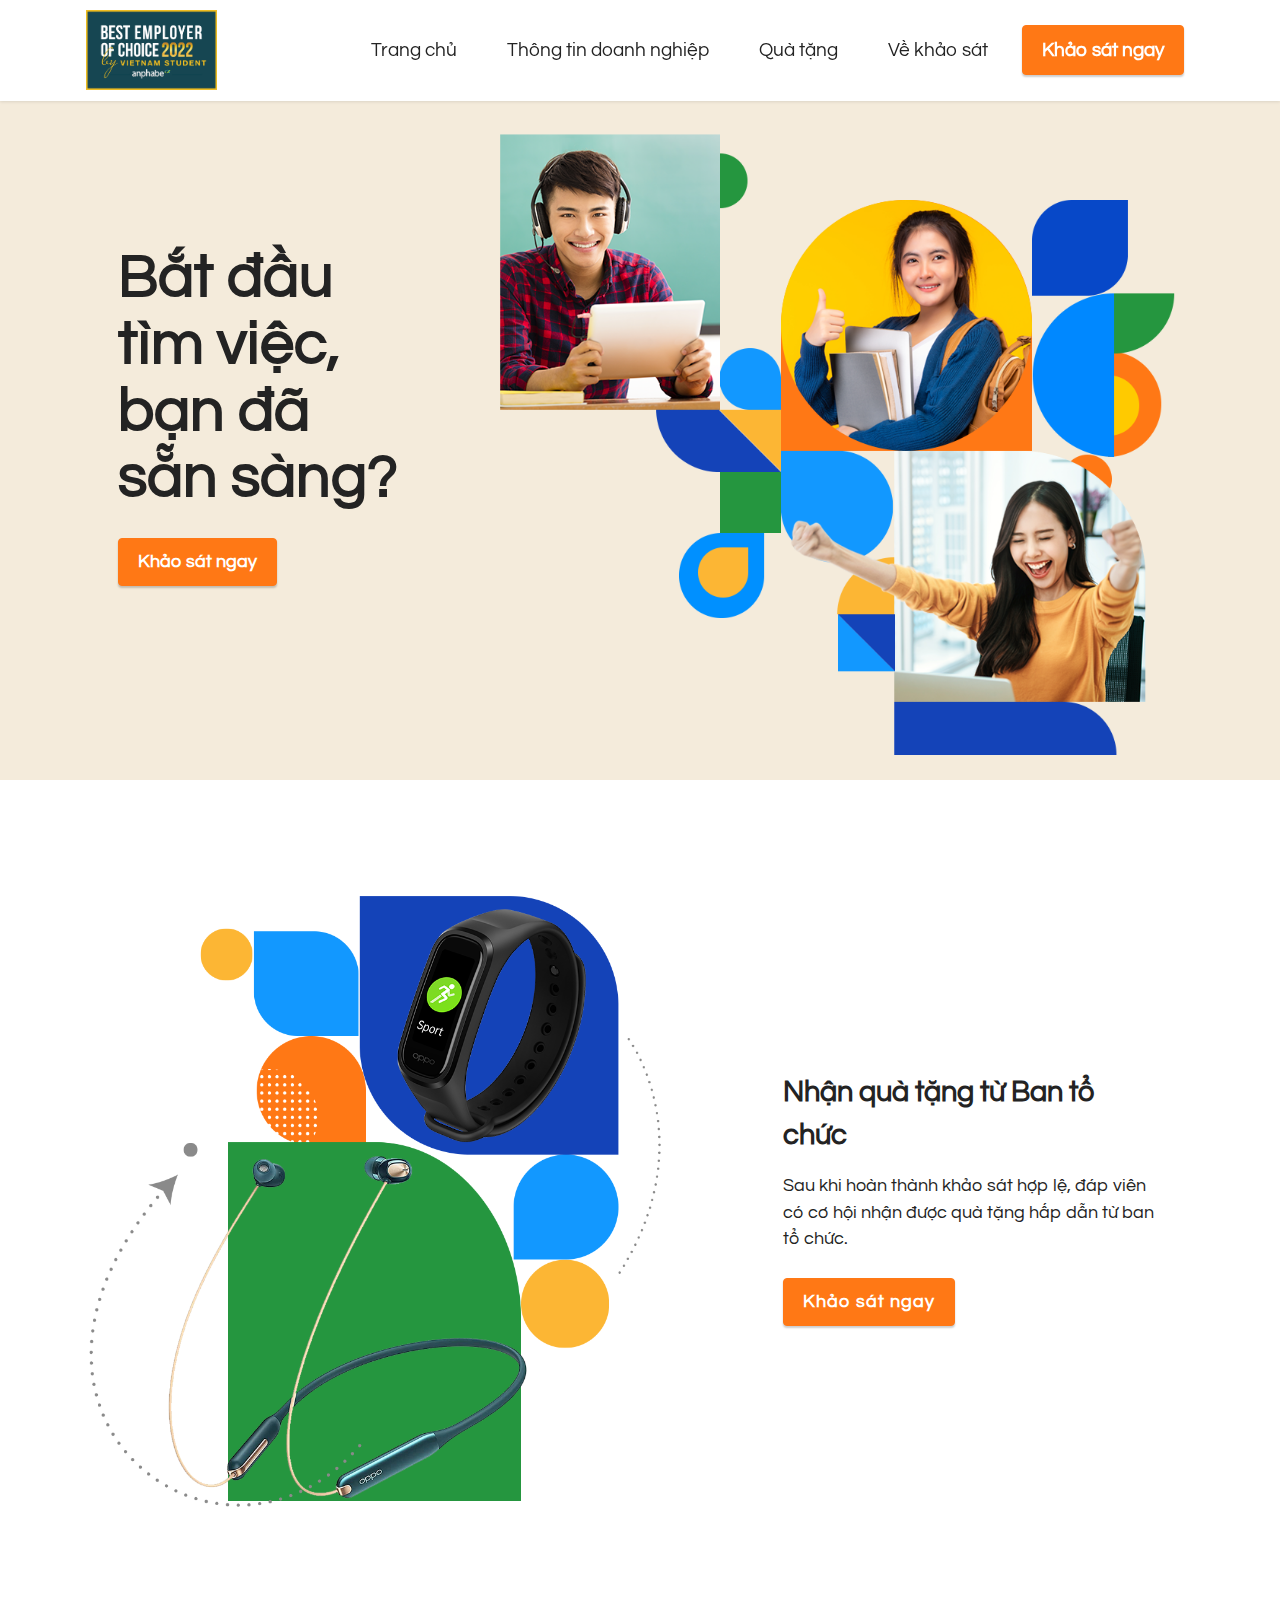
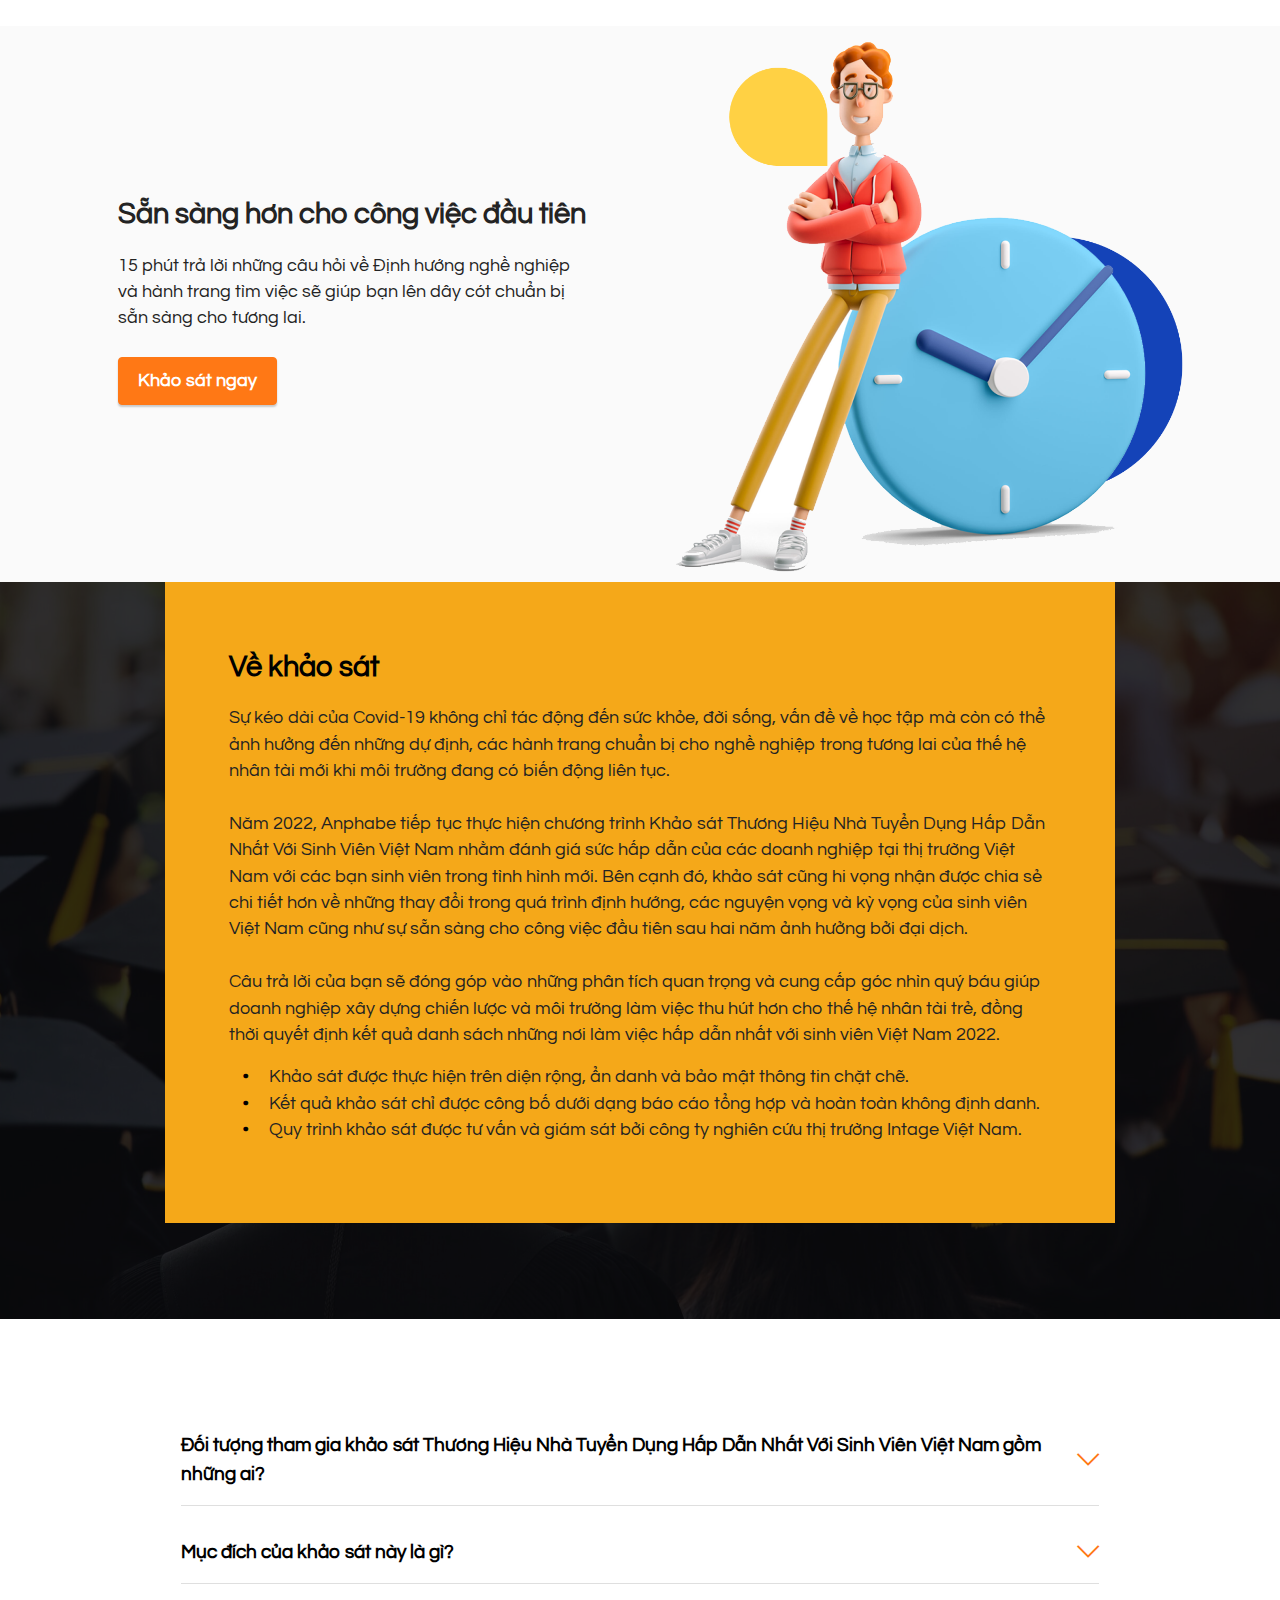
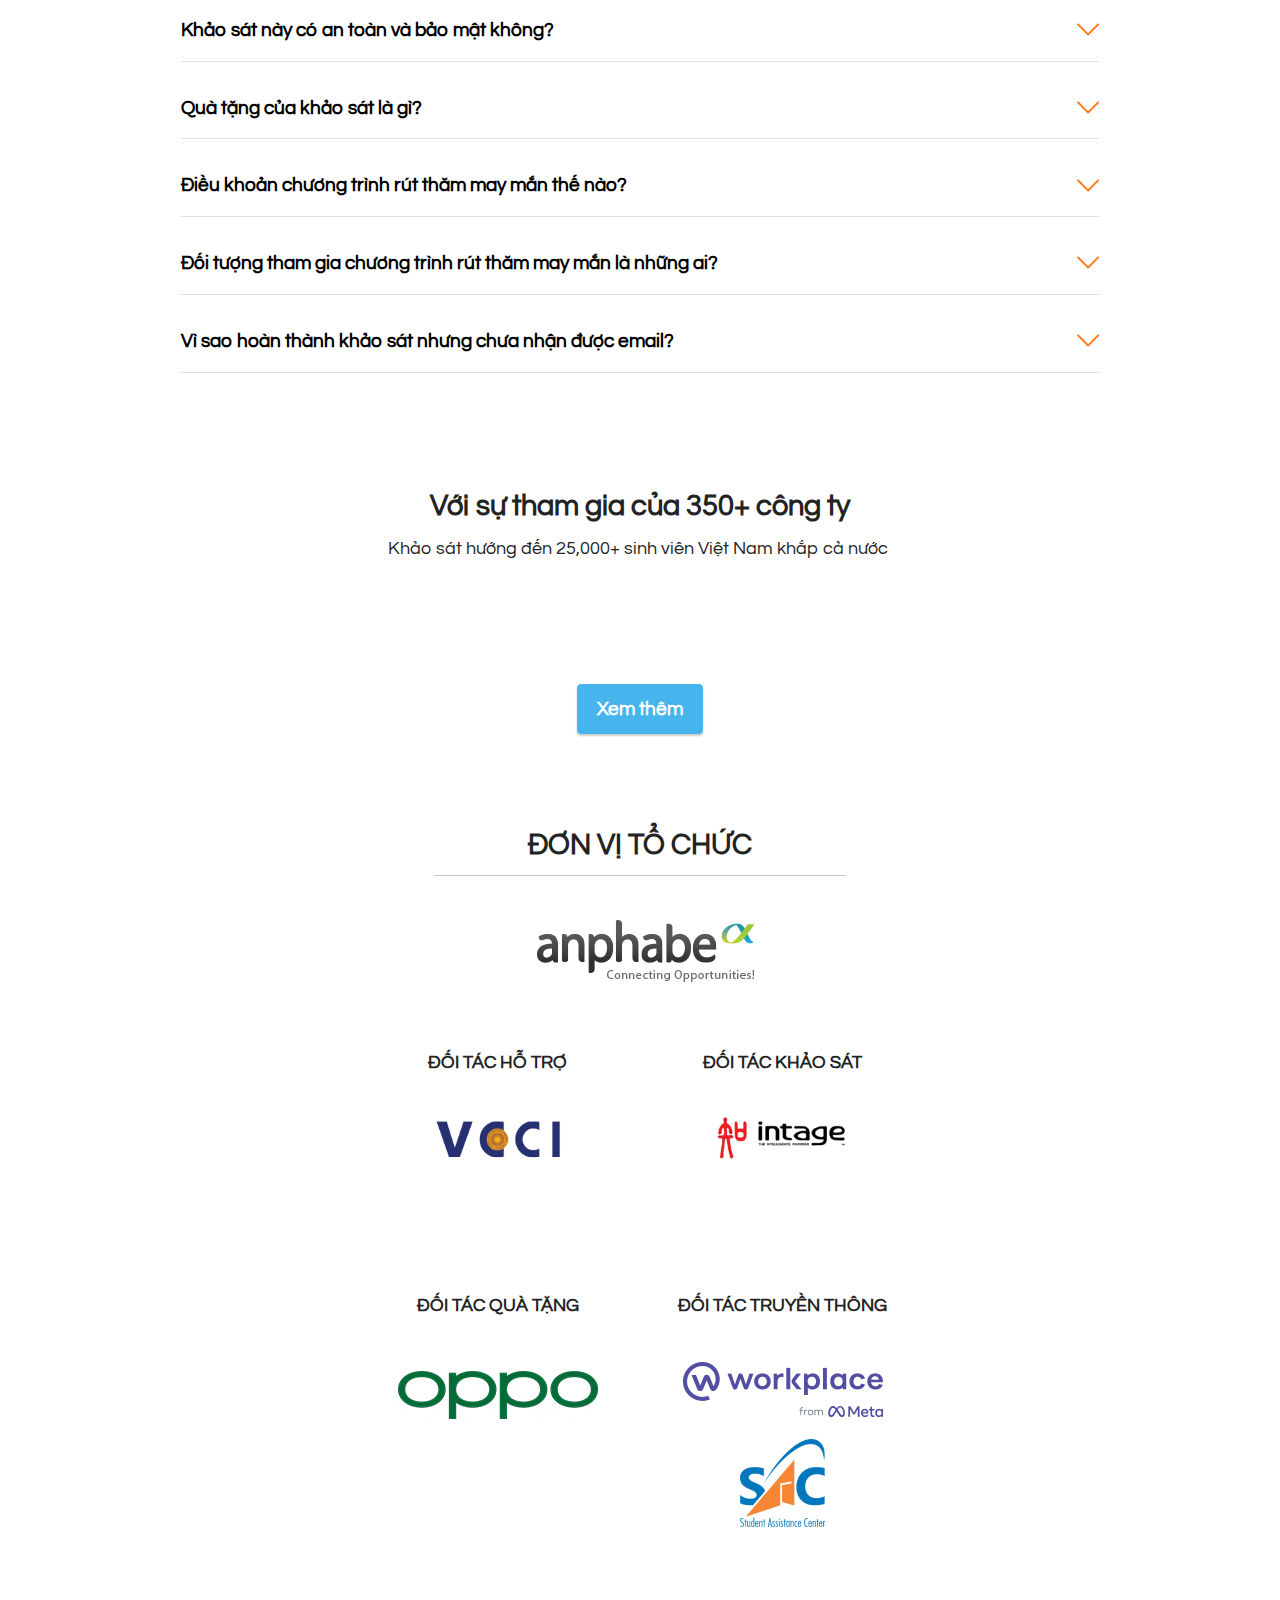
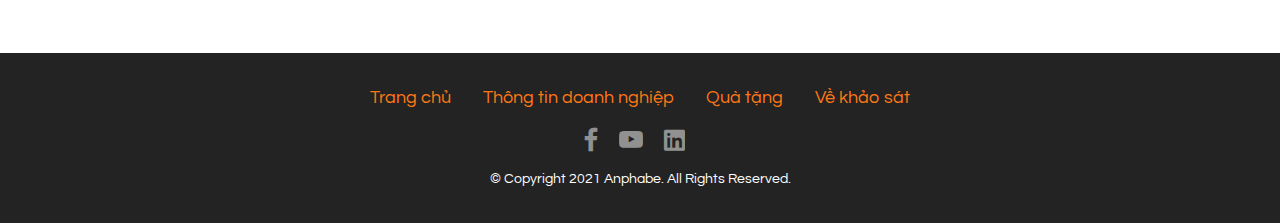
<file: index.html>
<!DOCTYPE html>
<html lang="vi"   >
<head>
  
  <meta charset="UTF-8">
  <meta http-equiv="X-UA-Compatible" content="IE=edge">
  
  <meta name="viewport" content="width=device-width, initial-scale=1, minimum-scale=1">
  <link rel="shortcut icon" href="assets/images/logo-1.jpg" type="image/x-icon">
  <meta name="description" content="Bắt đầu tìm việc, bạn đã sẵn sàng? ">
  
  
  <title>Khảo sát Sinh viên Việt Nam 2022 I Anphabe</title>
  <link rel="stylesheet" href="assets/font-awesome-brands/../css/fontawesome.min.css">
  <link rel="stylesheet" href="assets/font-awesome-brands/css/brands.min.css">
  <link rel="stylesheet" href="assets/web/assets/mobirise-icons2/mobirise2.css">
  <link rel="stylesheet" href="assets/web/assets/mobirise-icons/mobirise-icons.css">
  <link rel="stylesheet" href="assets/bootstrap/css/bootstrap.min.css">
  <link rel="stylesheet" href="assets/bootstrap/css/bootstrap-grid.min.css">
  <link rel="stylesheet" href="assets/bootstrap/css/bootstrap-reboot.min.css">
  <link rel="stylesheet" href="assets/dropdown/css/style.css">
  <link rel="stylesheet" href="assets/socicon/css/styles.css">
  <link rel="stylesheet" href="assets/theme/css/style.css">
  <link rel="preload" href="https://fonts.googleapis.com/css?family=Questrial:400&display=swap" as="style" onload="this.onload=null;this.rel='stylesheet'">
  <noscript><link rel="stylesheet" href="https://fonts.googleapis.com/css?family=Questrial:400&display=swap"></noscript>
  <link rel="preload" as="style" href="assets/mobirise/css/mbr-additional.css"><link rel="stylesheet" href="assets/mobirise/css/mbr-additional.css" type="text/css">
  
  
  <!-- Google Tag Manager -->
<script>(function(w,d,s,l,i){w[l]=w[l]||[];w[l].push({'gtm.start':
new Date().getTime(),event:'gtm.js'});var f=d.getElementsByTagName(s)[0],
j=d.createElement(s),dl=l!='dataLayer'?'&l='+l:'';j.async=true;j.src=
'https://www.googletagmanager.com/gtm.js?id='+i+dl;f.parentNode.insertBefore(j,f);
})(window,document,'script','dataLayer','GTM-M8KNZ6F');</script>
<!-- End Google Tag Manager -->
<script>
function keep_url_query(){
    let query = window.location.search;
    
    if(query == "") {
        return false;
    }
    let searchParams = new URLSearchParams(query);

    let atags = document.getElementsByTagName("a"); 
    let i;
    for (i = 0; i < atags.length; i++) {
        let new_url = new URL(atags[i].href);
        for (const [key, value] of searchParams) {
            new_url.searchParams.set(key, value);
        }
        atags[i].href = new_url.toString();  
    } 

}

if (
    document.readyState === "complete" ||
    (document.readyState !== "loading" && !document.documentElement.doScroll)
) {
  keep_url_query();
} else {
  document.addEventListener("DOMContentLoaded", keep_url_query);
}
</script>
  <meta property="og:site_name" content="https://employerofchoice.vn/"/>
<meta property="og:rich_attachment" content="true"/>
<meta property="og:type" content="website"/>
<meta name="author" content="Anphabe">
<meta property="og:url" itemprop="url" content="https://employerofchoice.vn/"/>
<meta name="title" property="og:title" content="Khảo sát Sinh viên Việt Nam 2022">
<meta name="description" property="og:description" content="Khảo sát Sinh viên Việt Nam 2022">
<meta name="twitter:image:src" content="https://employerofchoice.vn/assets/images/share2.jpg">
<meta property="og:image" content="https://employerofchoice.vn/assets/images/share2.jpg">
</head>
<body>
  <!-- Google Tag Manager (noscript) -->
<noscript><iframe src="https://www.googletagmanager.com/ns.html?id=GTM-M8KNZ6F"
height="0" width="0" style="display:none;visibility:hidden"></iframe></noscript>
<!-- End Google Tag Manager (noscript) -->
  <section data-bs-version="5.1" class="menu menu2 cid-sPA4ClNdjP" once="menu" id="menu2-2">
    
    <nav class="navbar navbar-dropdown navbar-fixed-top navbar-expand-lg">
        <div class="container">
            <div class="navbar-brand">
                <span class="navbar-logo">
                    <a href="index.html">
                        <img src="assets/images/logo-1.jpg" alt="Best Employer of Choice 2021 by Vietnam Student" style="height: 5rem">
                    </a>
                </span>
                
            </div>
            <button class="navbar-toggler" type="button" data-toggle="collapse" data-bs-toggle="collapse" data-target="#navbarSupportedContent" data-bs-target="#navbarSupportedContent" aria-controls="navbarNavAltMarkup" aria-expanded="false" aria-label="Toggle navigation">
                <div class="hamburger">
                    <span></span>
                    <span></span>
                    <span></span>
                    <span></span>
                </div>
            </button>
            <div class="collapse navbar-collapse" id="navbarSupportedContent">
                <ul class="navbar-nav nav-dropdown" data-app-modern-menu="true"><li class="nav-item"><a class="nav-link link text-black text-primary display-4" href="index.html">Trang chủ</a></li>
                    <li class="nav-item"><a class="nav-link link text-black text-primary display-4" href="index.html#thongtindoanhnghiep">Thông tin doanh nghiệp</a></li>
                    <li class="nav-item"><a class="nav-link link text-black text-primary display-4" href="thongtinquatang.html">Quà tặng</a>
                    </li><li class="nav-item"><a class="nav-link link text-black text-primary display-4" href="index.html#vekhaosat">Về khảo sát</a></li></ul>
                
                <div class="navbar-buttons mbr-section-btn"><a class="btn btn-primary display-4" href="https://survey.employerofchoice.vn">Khảo sát ngay</a></div>
            </div>
        </div>
    </nav>
</section>

<section data-bs-version="5.1" class="header11 cid-sPaT59LfpM mbr-fullscreen" id="header11-1">

    

    

    <div class="container">
        <div class="row justify-content-center">
            <div class="col-12 col-md">
                <div class="text-wrapper text-left">
                    <h1 class="mbr-section-title mbr-fonts-style mb-3 display-1"><strong>Bắt đầu tìm việc, bạn đã sẵn sàng?</strong></h1>
                    
                    <div class="mbr-section-btn mt-3"><a class="btn btn-primary display-7" href="https://survey.employerofchoice.vn">Khảo sát ngay</a></div>
                </div>
            </div>
           <div class="col-12 col-md-8 image-wrapper">
                <img class="w-100" src="assets/images/cover-5.png" alt="Bắt đầu tìm việc, bạn đã sẵn sàng?">
            </div>
        </div>
    </div>
</section>

<section data-bs-version="5.1" class="image1 cid-sPbTYYF2BE" id="quatang">
    

    

    <div class="container">
        <div class="row align-items-center">
            <div class="col-12 col-lg-7">
                <div class="image-wrapper">
                    <a href="thongtinquatang.html"><img src="assets/images/pic1-2.png" alt="Quà tặng từ Ban tổ chức"></a>
                    
                </div>
            </div>
            <div class="col-12 col-lg">
                <div class="text-wrapper">
                    <h3 class="mbr-section-title mbr-fonts-style mb-3 display-5"><strong>Nhận quà tặng từ Ban tổ chức</strong></h3>
                    <p class="mbr-text mbr-fonts-style display-7">Sau khi hoàn thành khảo sát hợp lệ, đáp viên có cơ hội nhận được quà tặng hấp dẫn từ ban tổ chức.&nbsp;&nbsp;<br></p>
                            <div class="mbr-section-btn mt-3"><a class="btn btn-primary display-7" href="https://survey.employerofchoice.vn">Khảo sát ngay</a></div>
                </div>
            </div>
        </div>
    </div>
</section>

<section data-bs-version="5.1" class="image1 cid-sPzIynC2ki" id="image1-y">
    

    

    <div class="container">
        <div class="row align-items-center">
            
            <div class="col-12 col-lg">
                <div class="text-wrapper">
                    <h3 class="mbr-section-title mbr-fonts-style mb-3 display-5"><strong>Sẵn sàng hơn cho công việc đầu tiên</strong></h3>
                    <p class="mbr-text mbr-fonts-style display-7">15 phút trả lời những câu hỏi về Định hướng nghề nghiệp và hành trang tìm việc sẽ giúp bạn lên dây cót chuẩn bị sẵn sàng cho tương lai.<br></p>
                            <div class="mbr-section-btn mt-3"><a class="btn btn-primary display-7" href="https://survey.employerofchoice.vn">Khảo sát ngay</a></div>
                </div>
            </div>
            <div class="col-12 col-lg-6">
                <div class="image-wrapper">
                    <img src="assets/images/clock-4.png" alt="Sẵn sàng hơn cho công việc đầu tiên">
                </div>
            </div>
        </div>
    </div>
</section>

<section data-bs-version="5.1" class="header6 cid-sPzXg56nly" id="vekhaosat">

    

    <div class="mbr-overlay" style="opacity: 0.8; background-color: rgb(0, 0, 0);"></div>

    <div class="align-left container">
        <div class="row justify-content-center">
            <div class="col-12 col-lg-10 bg-card">
                <h1 class="mbr-section-title mbr-fonts-style mbr-white mb-3 display-5"><strong>Về khảo sát</strong></h1>
                
                <p class="mbr-text mbr-fonts-style display-7">Sự kéo dài của Covid-19 không chỉ tác động đến sức khỏe, đời sống, vấn đề về học tập mà còn có thể ảnh hưởng đến những dự định, các hành trang chuẩn bị cho nghề nghiệp trong tương lai của thế hệ nhân tài mới khi môi trường đang có biến động liên tục.  
<br>
<br>Năm 2022, Anphabe tiếp tục thực hiện chương trình Khảo sát Thương Hiệu Nhà Tuyển Dụng Hấp Dẫn Nhất Với Sinh Viên Việt Nam nhằm đánh giá sức hấp dẫn của các doanh nghiệp tại thị trường Việt Nam với các bạn sinh viên trong tình hình mới. Bên cạnh đó, khảo sát cũng hi vọng nhận được chia sẻ chi tiết hơn về những thay đổi trong quá trình định hướng, các nguyện vọng và kỳ vọng của sinh viên Việt Nam cũng như sự sẵn sàng cho công việc đầu tiên sau hai năm ảnh hưởng bởi đại dịch.
<br>
<br>Câu trả lời của bạn sẽ đóng góp vào những phân tích quan trọng và cung cấp góc nhìn quý báu giúp doanh nghiệp xây dựng chiến lược và môi trường làm việc thu hút hơn cho thế hệ nhân tài trẻ, đồng thời quyết định kết quả danh sách những nơi làm việc hấp dẫn nhất với sinh viên Việt Nam 2022.&nbsp;<br></p>

                        <ul class="list mbr-fonts-style display-7">
                            <li>Khảo sát được thực hiện trên diện rộng, ẩn danh và bảo mật thông tin chặt chẽ.</li>
                            <li>Kết quả khảo sát chỉ được công bố dưới dạng báo cáo tổng hợp và hoàn toàn không định danh.</li>
                            <li>Quy trình khảo sát được tư vấn và giám sát bởi công ty nghiên cứu thị trường Intage Việt Nam.</li>
                        </ul>
            </div>
        </div>
    </div>
</section>

<section data-bs-version="5.1" class="content16 cid-sPc6J9cMQy" id="content16-t">

    

    
    <div class="container">
        <div class="row justify-content-center">
            <div class="col-12 col-md-10">
                
                <div id="bootstrap-accordion_18" class="panel-group accordionStyles accordion" role="tablist" aria-multiselectable="true">
                    <div class="card mb-3">
                        <div class="card-header" role="tab" id="headingOne">
                            <a role="button" class="panel-title collapsed" data-toggle="collapse" data-bs-toggle="collapse" data-core="" href="#collapse1_18" aria-expanded="false" aria-controls="collapse1">
                                <h6 class="panel-title-edit mbr-fonts-style mb-0 display-4"><strong>Đối tượng tham gia khảo sát Thương Hiệu Nhà Tuyển Dụng Hấp Dẫn Nhất Với Sinh Viên Việt Nam gồm những ai?</strong></h6>
                                <span class="sign mbr-iconfont mbri-arrow-down"></span>
                            </a>
                        </div>
                        <div id="collapse1_18" class="panel-collapse noScroll collapse" role="tabpanel" aria-labelledby="headingOne" data-parent="#accordion" data-bs-parent="#bootstrap-accordion_18">
                            <div class="panel-body">
                                <p class="mbr-fonts-style panel-text display-7">Khảo sát Thương Hiệu Nhà Tuyển Dụng Hấp Dẫn Nhất Với Sinh Viên Việt Nam hướng đến các bạn sinh viên từ năm nhất đến năm cuối tại tất cả các trường Đại học, Cao đẳng trên cả nước. </p>
                            </div>
                        </div>
                    </div>
                    <div class="card mb-3">
                        <div class="card-header" role="tab" id="headingOne">
                            <a role="button" class="panel-title collapsed" data-toggle="collapse" data-bs-toggle="collapse" data-core="" href="#collapse2_18" aria-expanded="false" aria-controls="collapse2">
                                <h6 class="panel-title-edit mbr-fonts-style mb-0 display-4"><strong>Mục đích của khảo sát này là gì?</strong></h6>
                                <span class="sign mbr-iconfont mbri-arrow-down"></span>
                            </a>
                        </div>
                        <div id="collapse2_18" class="panel-collapse noScroll collapse" role="tabpanel" aria-labelledby="headingOne" data-parent="#accordion" data-bs-parent="#bootstrap-accordion_18">
                            <div class="panel-body">
                                <p class="mbr-fonts-style panel-text display-7">Khảo sát Thương Hiệu Nhà Tuyển Dụng Hấp Dẫn Nhất Với Sinh Viên Việt Nam nhằm đánh giá sức hấp dẫn của các doanh nghiệp tại thị trường Việt Nam trong mắt các bạn sinh viên trong tình hình mới. Bên cạnh đó, khảo sát cũng hi vọng nhận được chia sẻ chi tiết hơn về những thay đổi trong quá trình định hướng, các nguyện vọng và kỳ vọng của sinh viên Việt Nam cũng như sự sẵn sàng cho công việc đầu tiên sau hai năm ảnh hưởng bởi đại dịch.</p>
                                <p class="mbr-fonts-style panel-text display-7">Câu trả lời của bạn sẽ đóng góp vào những phân tích quan trọng và cung cấp góc nhìn quý báu giúp doanh nghiệp xây dựng chiến lược và môi trường làm việc thu hút hơn cho chính các bạn, đồng thời quyết định kết quả danh sách những nơi làm việc hấp dẫn nhất với sinh viên Việt Nam 2022.</p>
                            </div>
                        </div>
                    </div>
                    <div class="card mb-3">
                        <div class="card-header" role="tab" id="headingOne">
                            <a role="button" class="panel-title collapsed" data-toggle="collapse" data-bs-toggle="collapse" data-core="" href="#collapse3_18" aria-expanded="false" aria-controls="collapse3">
                                <h6 class="panel-title-edit mbr-fonts-style mb-0 display-4"><strong>Khảo sát này có an toàn và bảo mật không?</strong></h6>
                                <span class="sign mbr-iconfont mbri-arrow-down"></span>
                            </a>
                        </div>
                        <div id="collapse3_18" class="panel-collapse noScroll collapse" role="tabpanel" aria-labelledby="headingOne" data-parent="#accordion" data-bs-parent="#bootstrap-accordion_18">
                            <div class="panel-body">
                                <p class="mbr-fonts-style panel-text display-7">Khảo sát Thương Hiệu Nhà Tuyển Dụng Hấp Dẫn Nhất Với Sinh Viên Việt Nam do Anphabe thực hiện trên diện rộng, hoàn toàn độc lập. Mọi câu trả lời trong khảo sát đều được áp dụng quy trình bảo mật thông tin chặt chẽ. </p>
                                <p class="mbr-fonts-style panel-text display-7">Khảo sát này được bảo trợ bởi Phòng thương mại và công thương Việt Nam (VCCI). Mô hình khảo sát và phương pháp đánh giá của chương trình khảo sát hằng năm đều được kiểm chứng bởi đơn vị thứ ba là công ty nghiên cứu thị trường Intage Việt Nam. </p>
                                <p class="mbr-fonts-style panel-text display-7">Mọi ý kiến phản hồi để cải thiện chương trình xin vui lòng gửi về cho Anphabe tại contact@anpbabe.com.&nbsp;&nbsp;</p>
                            </div>
                        </div>
                    </div>
                    <div class="card mb-3">
                        <div class="card-header" role="tab" id="headingOne">
                            <a role="button" class="panel-title collapsed" data-toggle="collapse" data-bs-toggle="collapse" data-core="" href="#collapse4_18" aria-expanded="false" aria-controls="collapse4">
                                <h6 class="panel-title-edit mbr-fonts-style mb-0 display-4"><strong>Quà tặng của khảo sát là gì?</strong></h6>
                                <span class="sign mbr-iconfont mbri-arrow-down"></span>
                            </a>
                        </div>
                        <div id="collapse4_18" class="panel-collapse noScroll collapse" role="tabpanel" aria-labelledby="headingOne" data-parent="#accordion" data-bs-parent="#bootstrap-accordion_18">
                            <div class="panel-body">
                                <p class="mbr-fonts-style panel-text display-7">Đáp viên hoàn thành Khảo sát hợp lệ sẽ nhận ngay một (01) mã rút thăm may mắn, với cơ hội sở hữu:</p>
                                <ul class="list mbr-fonts-style display-7">
                                    <li>Tai nghe OPPO Enco M31 qua chương trình quay số may mắn hàng tuần</li>
                                    <li>Đồng hồ thông minh OPPO Band qua chương trình quay số may mắn hàng tháng</li>
                                </ul>
                                <p class="mbr-fonts-style panel-text display-7"><em>Lưu ý: Anphabe chỉ ghi nhận và tặng quà cho những khảo sát hợp lệ.</em></p>
                            </div>
                        </div>
                    </div>
                    <div class="card mb-3">
                        <div class="card-header" role="tab" id="headingOne">
                            <a role="button" class="panel-title collapsed" data-toggle="collapse" data-bs-toggle="collapse" data-core="" href="#collapse5_18" aria-expanded="false" aria-controls="collapse5">
                                <h6 class="panel-title-edit mbr-fonts-style mb-0 display-4"><strong>Điều khoản chương trình rút thăm may mắn thế nào?</strong></h6>
                                <span class="sign mbr-iconfont mbri-arrow-down"></span>
                            </a>
                        </div>
                        <div id="collapse5_18" class="panel-collapse noScroll collapse" role="tabpanel" aria-labelledby="headingOne" data-parent="#accordion" data-bs-parent="#bootstrap-accordion_18">
                            <div class="panel-body">
                                <p class="mbr-fonts-style panel-text display-7">Đáp viên may mắn sẽ được hệ thống lựa chọn ngẫu nhiên và gửi thông báo về quà tặng qua email đã đăng ký khi tham gia khảo sát. Đáp viên may mắn vui lòng xác nhận thông tin nhận quà qua email trong vòng 03 ngày làm việc kể từ khi nhận thông báo trúng thưởng của Ban tổ chức.</p>
                                <p class="mbr-fonts-style panel-text display-7">Việc quay số may mắn được thực hiện vào thứ 6 hằng tuần và kết quả được thông báo trên kênh Facebook chính thức của Anphabe: <a href="https://www.facebook.com/anphabe" class="text-primary" target="_blank">https://www.facebook.com/anphabe</a></p>
                                <p class="mbr-fonts-style panel-text display-7">Số lượng đáp viên may mắn:</p>
                                <ul class="list mbr-fonts-style display-7">
                                    <li>Quà tặng tai nghe OPPO Enco M31 - Một (01) đáp viên/tuần</li>
                                    <li>Quà tặng đồng hồ thông minh OPPO Band - Một (01) đáp viên/tháng</li>
                                </ul>
                                <p class="mbr-fonts-style panel-text display-7">Hình thức nhận quà: Anphabe gửi quà về địa chỉ do đáp viên cung cấp. Trong trường hợp đơn vị vận chuyển không liên lạc được với người nhận thưởng và phải hoàn lại tặng phẩm về nơi phát, Ban tổ chức có quyền linh động thay đổi người nhận thưởng và rút lại giải thưởng ban đầu đối với người được nhận thưởng.</p>
                                <p class="mbr-fonts-style panel-text display-7">Nếu có bất kỳ thắc mắc nào về quà tặng, vui lòng liên hệ bộ phận phụ trách khảo sát qua email: <a href="mailto:contact@anphabe.com" class="text-primary">contact@anphabe.com</a>. Trong trường hợp xảy ra bất cứ khiếu nại hay tranh chấp nào, Anphabe là đơn vị có quyền quyết định cuối cùng.</p>
                            </div>
                        </div>
                    </div>
                    <div class="card mb-3">
                        <div class="card-header" role="tab" id="headingOne">
                            <a role="button" class="panel-title collapsed" data-toggle="collapse" data-bs-toggle="collapse" data-core="" href="#collapse6_18" aria-expanded="false" aria-controls="collapse6">
                                <h6 class="panel-title-edit mbr-fonts-style mb-0 display-4"><strong>Đối tượng tham gia chương trình rút thăm may mắn là những ai?</strong></h6>
                                <span class="sign mbr-iconfont mbri-arrow-down"></span>
                            </a>
                        </div>
                        <div id="collapse6_18" class="panel-collapse noScroll collapse" role="tabpanel" aria-labelledby="headingOne" data-parent="#accordion" data-bs-parent="#bootstrap-accordion_18">
                            <div class="panel-body">
                                <p class="mbr-fonts-style panel-text display-7">
                                    Tất cả đáp viên hoàn thành khảo sát hợp lệ đều có cơ hội tham gia chương trình quay số may mắn diễn ra hàng tuần và hàng tháng. Đáp viên may mắn nhận giải thưởng tuần vẫn có cơ hội tham dự và trúng giải thưởng tháng.</p>
                            </div>
                        </div>
                    </div>
                    <div class="card mb-3">
                        <div class="card-header" role="tab" id="headingOne">
                            <a role="button" class="panel-title collapsed" data-toggle="collapse" data-bs-toggle="collapse" data-core="" href="#collapse7_18" aria-expanded="false" aria-controls="collapse7">
                                <h6 class="panel-title-edit mbr-fonts-style mb-0 display-4"><strong>Vì sao hoàn thành khảo sát nhưng chưa nhận được email?</strong></h6>
                                <span class="sign mbr-iconfont mbri-arrow-down"></span>
                            </a>
                        </div>
                        <div id="collapse7_18" class="panel-collapse noScroll collapse" role="tabpanel" aria-labelledby="headingOne" data-parent="#accordion" data-bs-parent="#bootstrap-accordion_18">
                            <div class="panel-body">
                                <p class="mbr-fonts-style panel-text display-7">Sau khi hoàn thành khảo sát hợp lệ, Anphabe sẽ gửi thông báo kết quả và mã rút thăm may mắn qua email mà đáp viên đã đăng ký ở bước hoàn thành khảo sát. Bạn kiểm tra trong hộp thư rác (spam), quảng cáo và có thể tìm kiếm từ khóa "Anphabe Team" trong hộp email.</p>
                                <p class="mbr-fonts-style panel-text display-7">Nếu vẫn chưa thấy, bạn vui lòng để lại thông tin email qua hộp thư trên Fanpage, Anphabe sẽ kiểm tra hệ thống và hỗ trợ bạn chi tiết.</p>
                            </div>
                        </div>
                    </div>
                </div>
            </div>
        </div>
    </div>
</section>

<section data-bs-version="5.1" class="content4 cid-sPbRALvVIc" id="thongtindoanhnghiep">
    
    
    <div class="container">
        <div class="row justify-content-center">
            <div class="title col-md-12 col-lg-10">
                <h3 class="mbr-section-title mbr-fonts-style align-center mb-2 display-5"><strong>Với sự tham gia của 350+ công ty</strong></h3>
                <h4 class="mbr-section-subtitle align-center mbr-fonts-style mb-4 display-7">Khảo sát hướng đến 25,000+ sinh viên Việt Nam khắp cả nước&nbsp;</h4>
                
            </div>
        </div>
    </div>
</section>

<section data-bs-version="5.1" class="company-logos cid-sPbUyHSqrw" id="clients1-e">
    
    <div class="images-container container">
        <div class="mbr-section-head">
            
            
            
        </div>
        <div class="row justify-content-left mt-4">
            
        </div>
    </div>
</section>

<section data-bs-version="5.1" class="content11 cid-sPLHTCDlhn" id="content11-2f">
    
    <div class="container">
        <div class="row justify-content-center">
            <div class="col-md-12 col-lg-10">
                <div class="mbr-section-btn align-center"><a class="btn btn-info display-4" href="https://survey.employerofchoice.vn/vi/company-list">Xem thêm</a></div>
            </div>
        </div>
    </div>
</section>

<section data-bs-version="5.1" class="content4 cid-sPc4eZQ7aa" id="content4-i">
    
    
    <div class="container">
        <div class="row justify-content-center">
            <div class="title col-md-12 col-lg-9">
                <h3 class="mbr-section-title mbr-fonts-style align-center display-5"><strong>ĐƠN VỊ TỔ CHỨC</strong></h3>
                <hr>
                
                
            </div>
        </div>
    </div>
</section>

<section data-bs-version="5.1" class="clients1 cid-sPc4fuTDsp" id="clients1-j">
    
    <div class="images-container container">
        <div class="mbr-section-head">
            
            
            
        </div>
        <div class="row justify-content-center mt-4">
            <div class="col-md-3 card">
                <img src="assets/images/anphabe.png" alt="">
            </div>
            
           
        </div>
    </div>
</section>

<section data-bs-version="5.1" class="info2 cid-sPyx7xsMr5" id="info2-w">
    
    
    <div class="align-center container">
        <div class="row justify-content-center">
            <div class="col-6 col-md-3">
                <div class="wrapper">
                    <h3 class="mbr-section-title mb-4 mbr-fonts-style display-7"><strong>ĐỐI TÁC HỖ TRỢ</strong></h3>
                    <img src="assets/images/vcci-1.png" alt="">
                </div>
            </div>
            <div class="col-6 col-md-3">
                <div class="wrapper">
                    <h3 class="mbr-section-title mbr-fonts-style mb-4 display-7"><strong>ĐỐI TÁC KHẢO SÁT</strong></h3>
                    <img src="assets/images/intage.png" alt="">
                </div>
            </div>
        </div>
    </div>
</section>

<section data-bs-version="5.1" class="info2 cid-sPyyng0cdA" id="info2-x">
    
    
    <div class="align-center container">
        <div class="row justify-content-center">
            <div class="col-6 col-md-3">
                <div class="wrapper">
                    <h3 class="mbr-section-title mb-4 mbr-fonts-style display-7"><strong>ĐỐI TÁC QUÀ TẶNG</strong></h3>
                    <img src="assets/images/oppo-logo-1.png" alt="OPPO">
                </div>
            </div>
            <div class="col-6 col-md-3">
                <div class="wrapper">
                    <h3 class="mbr-section-title mbr-fonts-style mb-4 display-7"><strong>ĐỐI TÁC TRUYỀN THÔNG</strong></h3>
                    <img src="assets/images/wp-2.png" height="88" class="d-block" alt="Workplace from Meta">
                    <img src="assets/images/sac.png" height="88" class="d-block" alt="SAC">
                </div>
                
            </div>
        </div>
    </div>
</section>

<section data-bs-version="5.1" class="footer3 cid-sPA4CowFr0" once="footers" id="footer3-k">

    

    

    <div class="container">
        <div class="media-container-row align-center mbr-white">
            <div class="row row-links">
                <ul class="foot-menu">
                    
                    
                    
                    <li class="foot-menu-item mbr-fonts-style display-7"><a href="index.html" class="text-primary">Trang chủ</a></li><li class="foot-menu-item mbr-fonts-style display-7"><a href="index.html#thongtindoanhnghiep" class="text-primary">Thông tin doanh nghiệp</a></li><li class="foot-menu-item mbr-fonts-style display-7"><a href="thongtinquatang.html" class="text-primary">Quà tặng</a></li><li class="foot-menu-item mbr-fonts-style display-7"><a href="index.html#vekhaosat" class="text-primary">Về khảo sát</a></li></ul>
            </div>
            <div class="row social-row">
                <div class="social-list align-right pb-2">
                    
                    
                    
                <div class="soc-item">
                        <a href="https://www.facebook.com/anphabe" target="_blank">
                            <span class="mbr-iconfont mbr-iconfont-social socicon-facebook socicon"></span>
                        </a>
                    </div><div class="soc-item">
                        <a href="https://www.youtube.com/user/anphabevideo" target="_blank">
                            <span class="mbr-iconfont mbr-iconfont-social socicon-youtube socicon"></span>
                        </a>
                    </div><div class="soc-item">
                        <a href="https://www.linkedin.com/company/anphabe.com" target="_blank">
                            <span class="mbr-iconfont mbr-iconfont-social fa-linkedin fab fa-fw"></span>
                        </a>
                    </div></div>
            </div>
            <div class="row row-copirayt">
                <p class="mbr-text mb-0 mbr-fonts-style mbr-white align-center display-7">
                    <span style="font-size: 0.9rem;">© Copyright 2021 Anphabe. All Rights Reserved.</span>
                </p>
            </div>
        </div>
    </div>
</section><section id="top-1" hidden><a href="https://mobirise.site"></a></section><script src="assets/witsec-jquery-3.5.1/jquery-3.5.1.min.js"></script>  <script src="assets/bootstrap/js/bootstrap.bundle.min.js"></script>  <script src="assets/smoothscroll/smooth-scroll.js"></script>  <script src="assets/ytplayer/index.js"></script>  <script src="assets/dropdown/js/navbar-dropdown.js"></script>  <script src="assets/mbr-switch-arrow/mbr-switch-arrow.js"></script>  <script src="assets/theme/js/script.js"></script>  
  
  
</body>
</html>
</file>
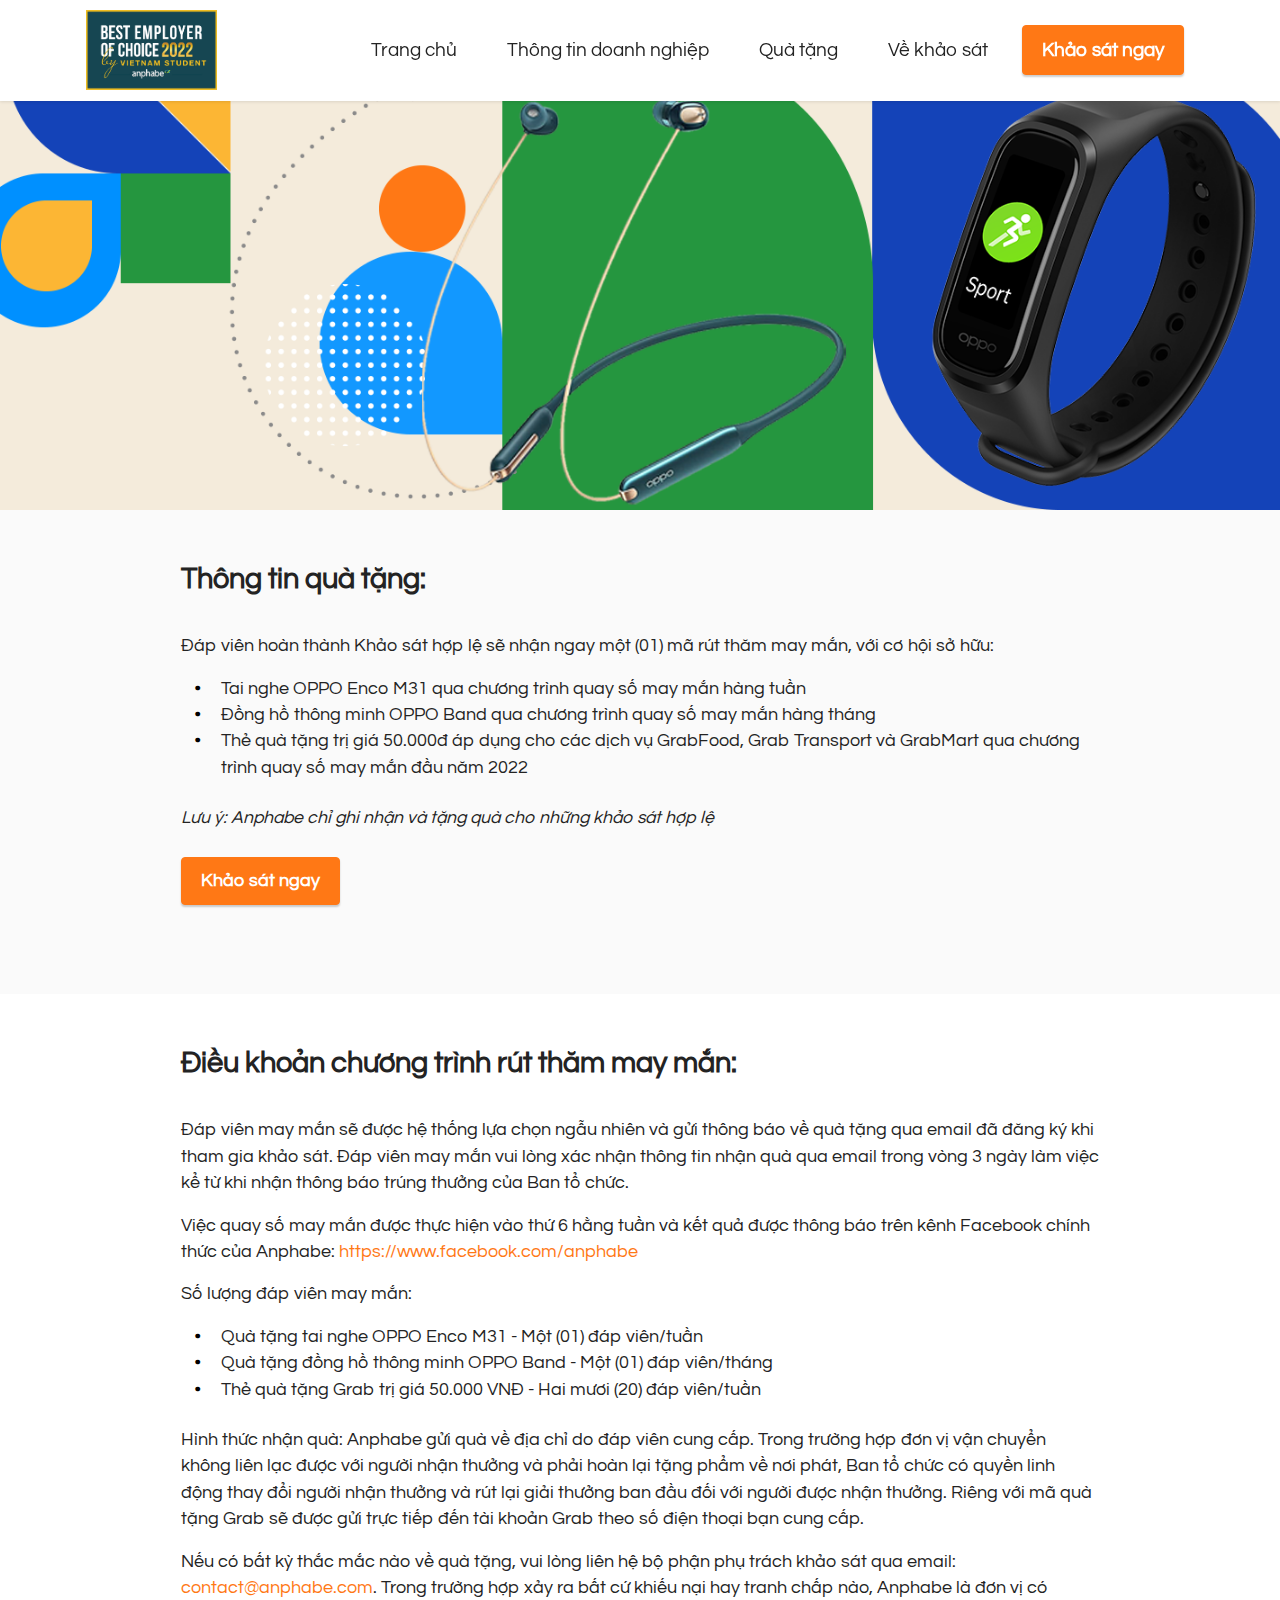
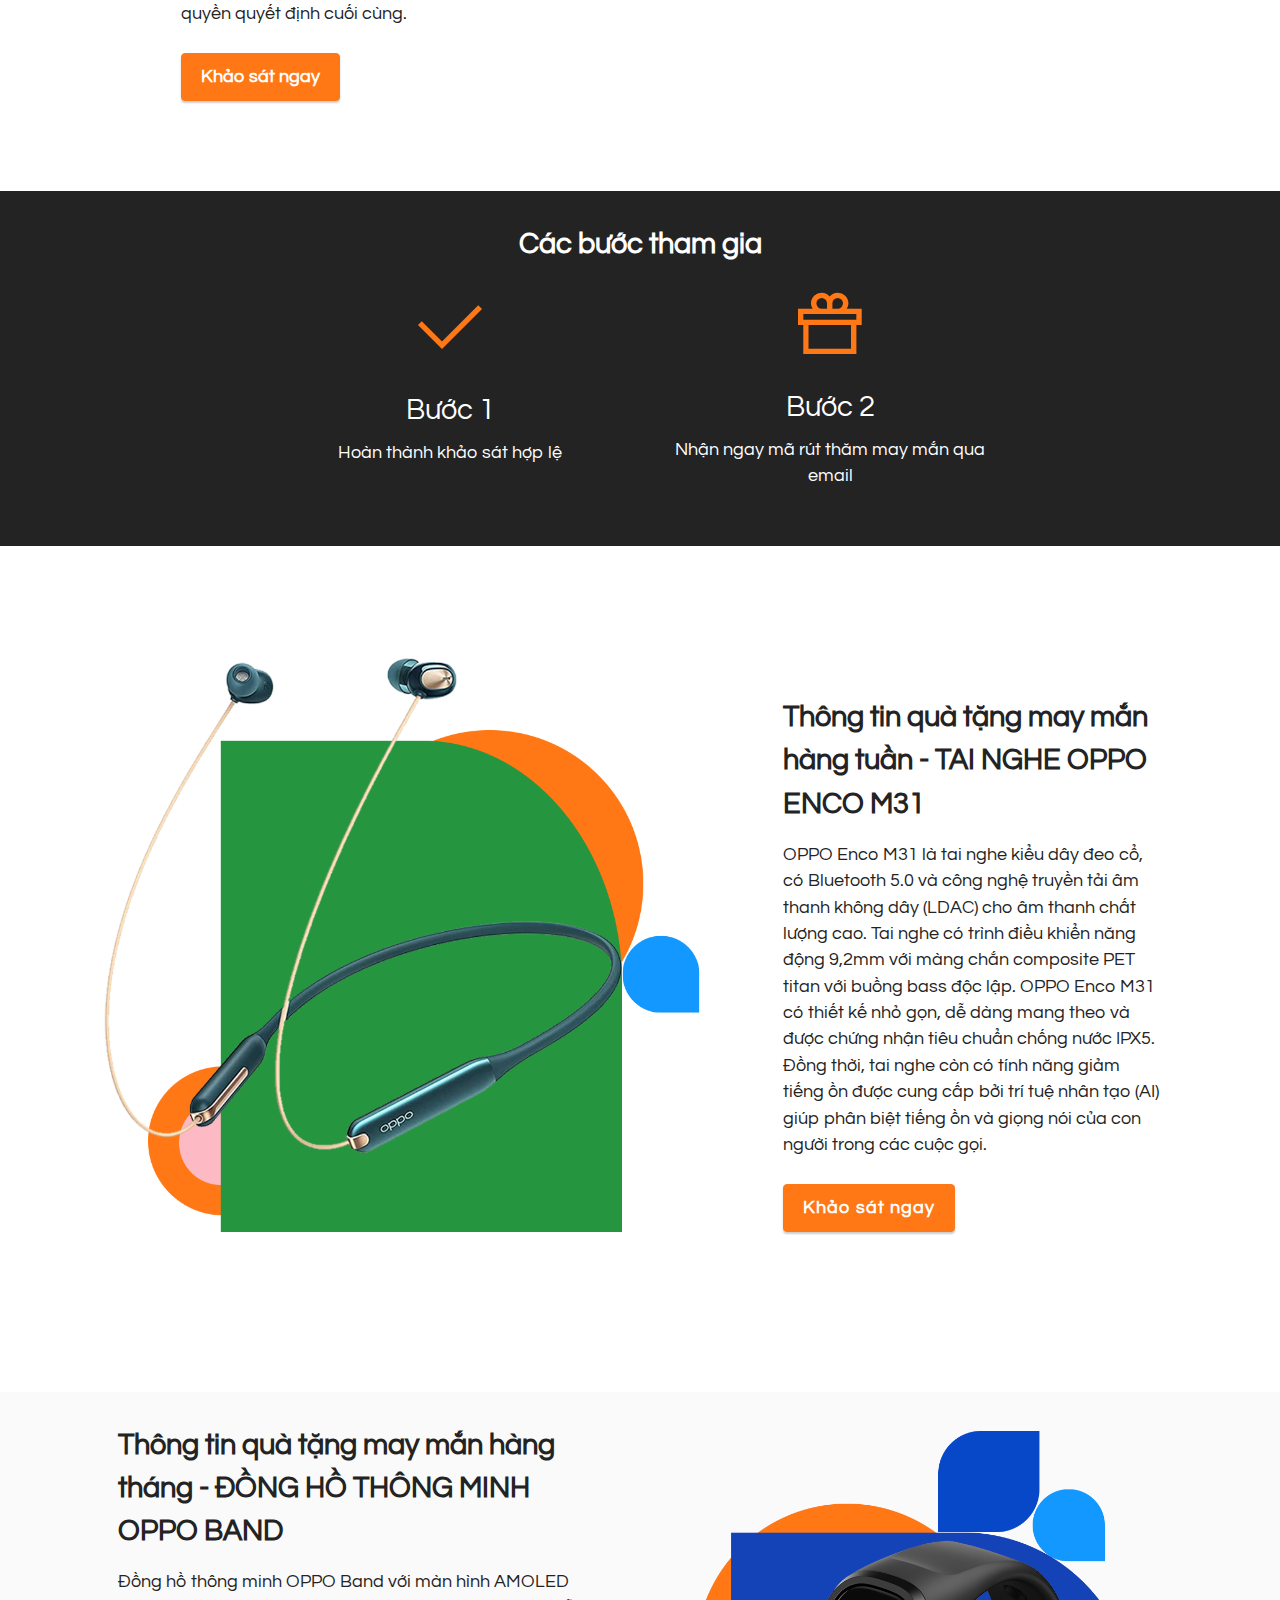
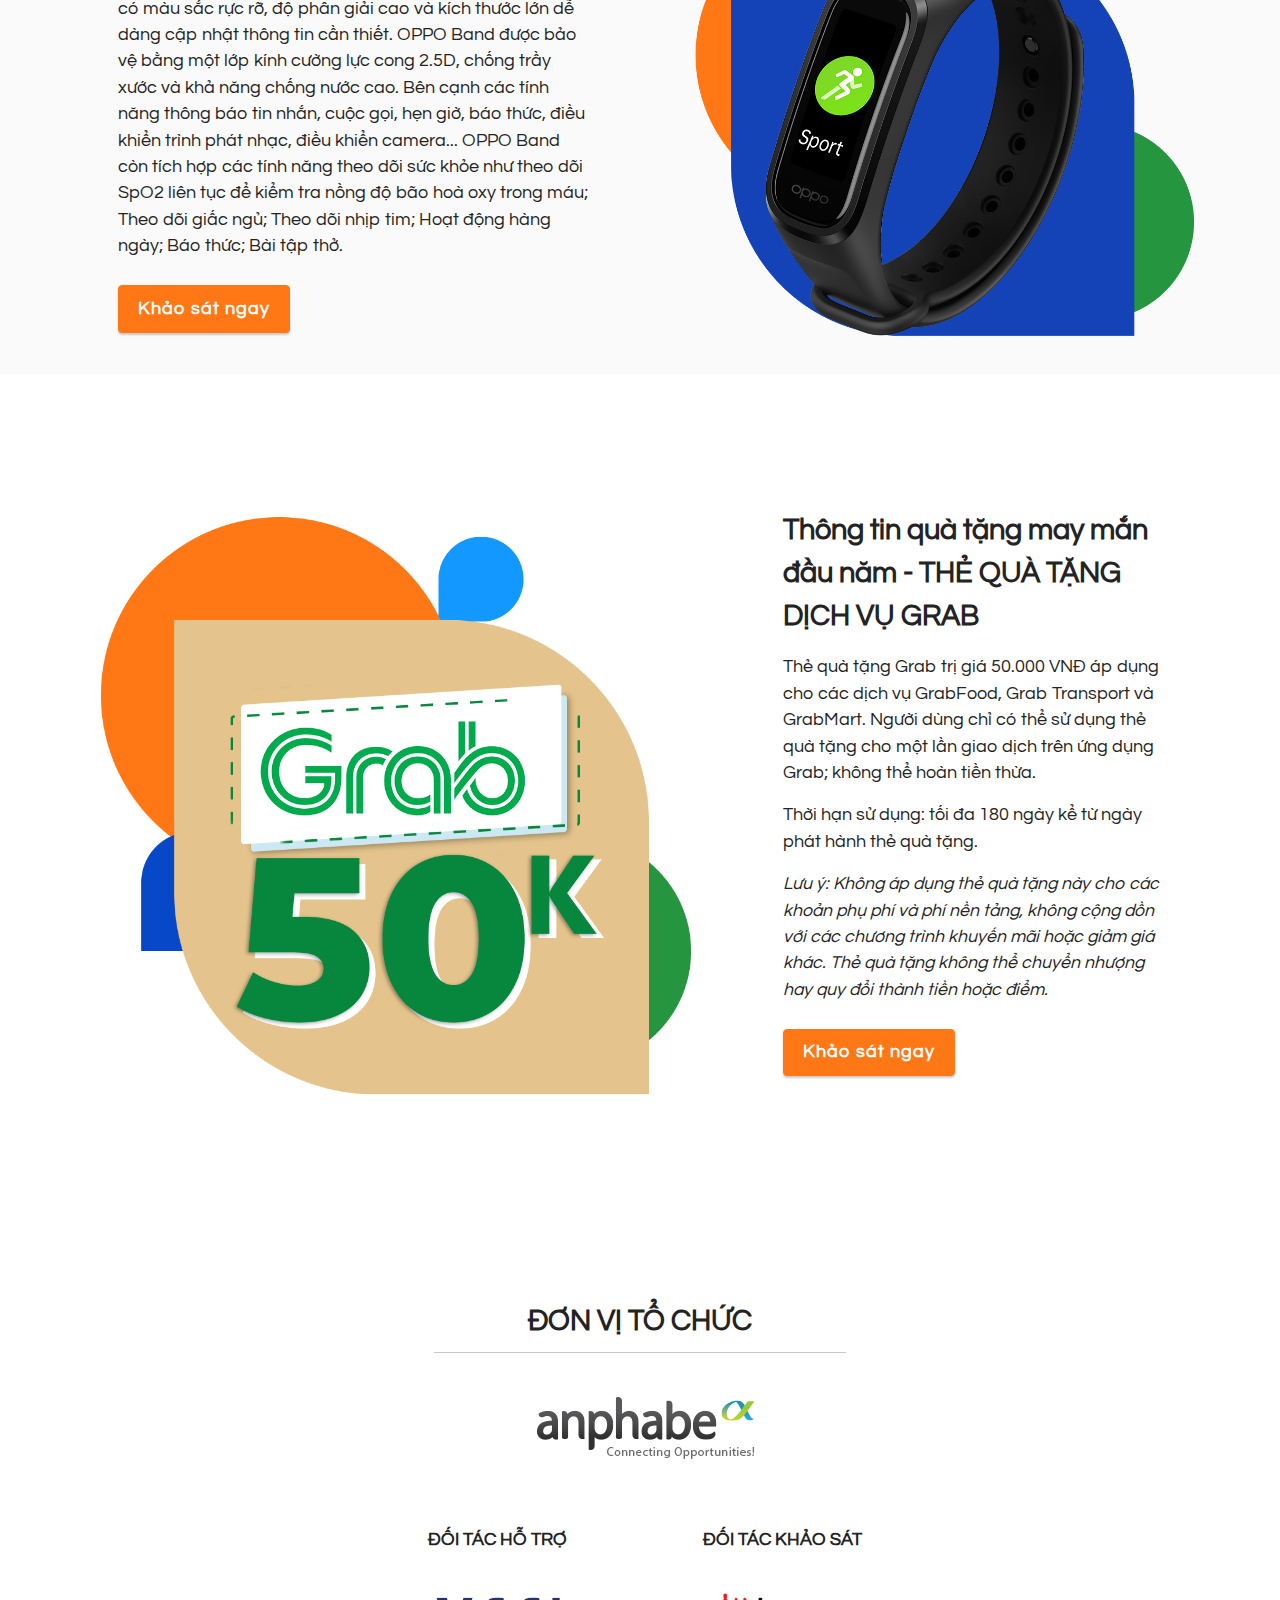
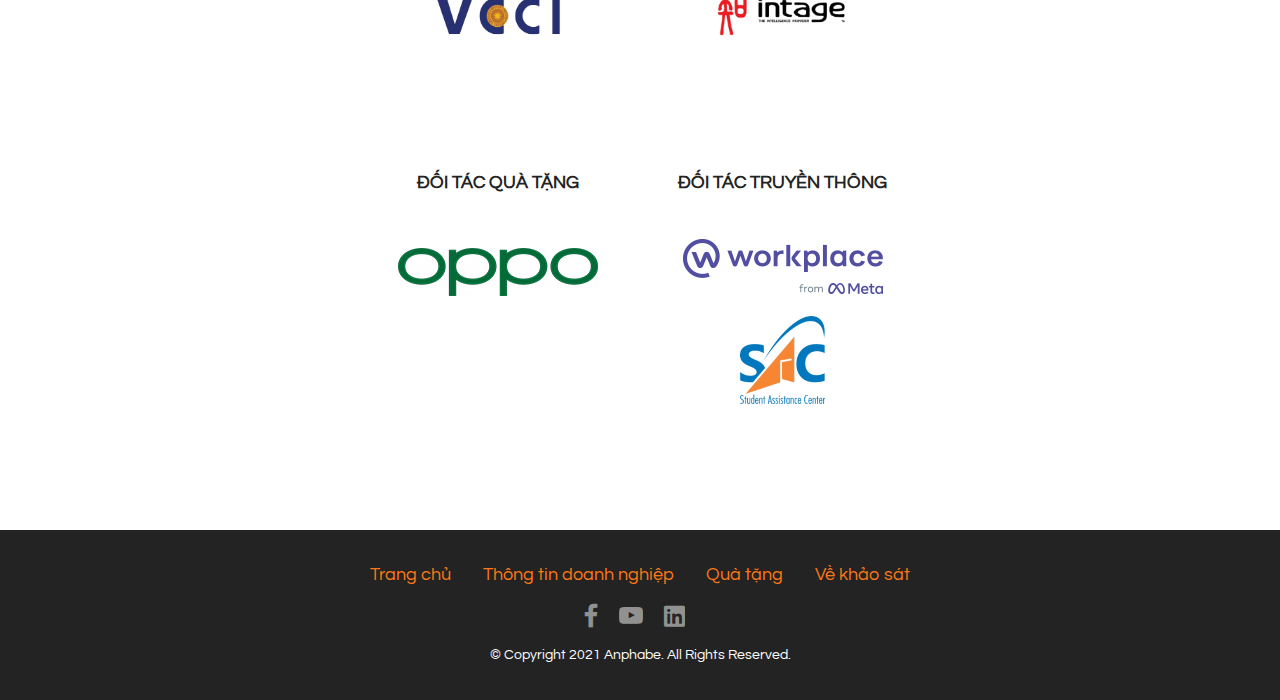
<file: thongtinquatang.html>
<!DOCTYPE html>
<html lang="vi"   >
<head>
  
  <meta charset="UTF-8">
  <meta http-equiv="X-UA-Compatible" content="IE=edge">
  
  <meta name="viewport" content="width=device-width, initial-scale=1, minimum-scale=1">
  <link rel="shortcut icon" href="assets/images/logo-1.jpg" type="image/x-icon">
  <meta name="description" content="Chia sẻ ngay, cơ hội nhận quà HAY! ">
  
  
  <title>Thông tin quà tặng | Khảo sát Sinh viên Việt Nam 2022</title>
  <link rel="stylesheet" href="assets/font-awesome-brands/../css/fontawesome.min.css">
  <link rel="stylesheet" href="assets/font-awesome-brands/css/brands.min.css">
  <link rel="stylesheet" href="assets/web/assets/mobirise-icons2/mobirise2.css">
  <link rel="stylesheet" href="assets/bootstrap/css/bootstrap.min.css">
  <link rel="stylesheet" href="assets/bootstrap/css/bootstrap-grid.min.css">
  <link rel="stylesheet" href="assets/bootstrap/css/bootstrap-reboot.min.css">
  <link rel="stylesheet" href="assets/dropdown/css/style.css">
  <link rel="stylesheet" href="assets/socicon/css/styles.css">
  <link rel="stylesheet" href="assets/theme/css/style.css">
  <link rel="preload" href="https://fonts.googleapis.com/css?family=Questrial:400&display=swap" as="style" onload="this.onload=null;this.rel='stylesheet'">
  <noscript><link rel="stylesheet" href="https://fonts.googleapis.com/css?family=Questrial:400&display=swap"></noscript>
  <link rel="preload" as="style" href="assets/mobirise/css/mbr-additional.css"><link rel="stylesheet" href="assets/mobirise/css/mbr-additional.css" type="text/css">
  
  
  <!-- Google Tag Manager -->
<script>(function(w,d,s,l,i){w[l]=w[l]||[];w[l].push({'gtm.start':
new Date().getTime(),event:'gtm.js'});var f=d.getElementsByTagName(s)[0],
j=d.createElement(s),dl=l!='dataLayer'?'&l='+l:'';j.async=true;j.src=
'https://www.googletagmanager.com/gtm.js?id='+i+dl;f.parentNode.insertBefore(j,f);
})(window,document,'script','dataLayer','GTM-M8KNZ6F');</script>
<!-- End Google Tag Manager -->
<script>
function keep_url_query(){
    let query = window.location.search;
    
    if(query == "") {
        return false;
    }
    let searchParams = new URLSearchParams(query);

    let atags = document.getElementsByTagName("a"); 
    let i;
    for (i = 0; i < atags.length; i++) {
        let new_url = new URL(atags[i].href);
        for (const [key, value] of searchParams) {
            new_url.searchParams.set(key, value);
        }
        atags[i].href = new_url.toString();  
    } 

}

if (
    document.readyState === "complete" ||
    (document.readyState !== "loading" && !document.documentElement.doScroll)
) {
  keep_url_query();
} else {
  document.addEventListener("DOMContentLoaded", keep_url_query);
}
</script>
  <meta property="og:site_name" content="https://employerofchoice.vn/"/>
<meta property="og:rich_attachment" content="true"/>
<meta property="og:type" content="website"/>
<meta name="author" content="Anphabe">
<meta property="og:url" itemprop="url" content="https://employerofchoice.vn/"/>
<meta name="title" property="og:title" content="Thông tin quà tặng | Khảo sát Sinh viên Việt Nam 2022">
<meta name="description" property="og:description" content="Thông tin quà tặng | Khảo sát Sinh viên Việt Nam 2022">
<meta name="twitter:image:src" content="https://employerofchoice.vn/assets/images/share2.jpg">
<meta property="og:image" content="https://employerofchoice.vn/assets/images/share2.jpg">
</head>
<body>
  <!-- Google Tag Manager (noscript) -->
<noscript><iframe src="https://www.googletagmanager.com/ns.html?id=GTM-M8KNZ6F"
height="0" width="0" style="display:none;visibility:hidden"></iframe></noscript>
<!-- End Google Tag Manager (noscript) -->
  <section data-bs-version="5.1" class="menu menu2 cid-sPA4ClNdjP" once="menu" id="menu2-2">
    
    <nav class="navbar navbar-dropdown navbar-fixed-top navbar-expand-lg">
        <div class="container">
            <div class="navbar-brand">
                <span class="navbar-logo">
                    <a href="index.html">
                        <img src="assets/images/logo-1.jpg" alt="Best Employer of Choice 2021 by Vietnam Student" style="height: 5rem">
                    </a>
                </span>
                
            </div>
            <button class="navbar-toggler" type="button" data-toggle="collapse" data-bs-toggle="collapse" data-target="#navbarSupportedContent" data-bs-target="#navbarSupportedContent" aria-controls="navbarNavAltMarkup" aria-expanded="false" aria-label="Toggle navigation">
                <div class="hamburger">
                    <span></span>
                    <span></span>
                    <span></span>
                    <span></span>
                </div>
            </button>
            <div class="collapse navbar-collapse" id="navbarSupportedContent">
                <ul class="navbar-nav nav-dropdown" data-app-modern-menu="true"><li class="nav-item"><a class="nav-link link text-black text-primary display-4" href="index.html">Trang chủ</a></li>
                    <li class="nav-item"><a class="nav-link link text-black text-primary display-4" href="index.html#thongtindoanhnghiep">Thông tin doanh nghiệp</a></li>
                    <li class="nav-item"><a class="nav-link link text-black text-primary display-4" href="thongtinquatang.html">Quà tặng</a>
                    </li><li class="nav-item"><a class="nav-link link text-black text-primary display-4" href="index.html#vekhaosat">Về khảo sát</a></li></ul>
                
                <div class="navbar-buttons mbr-section-btn"><a class="btn btn-primary display-4" href="https://survey.employerofchoice.vn">Khảo sát ngay</a></div>
            </div>
        </div>
    </nav>
</section>

<section data-bs-version="5.1" class="info3 cid-sPAhA7uEqO" id="info3-2b">

    

    

    <div class="container">
        <div class="row justify-content-center">
            <div class="card col-12 col-lg-10">
                <div class="card-wrapper">
                    <div class="card-box align-center">
                        
                        
                        
                    </div>
                </div>
            </div>
        </div>
    </div>
</section>

<section data-bs-version="5.1" class="content5 cid-sPAibgahd7" id="content5-2d">
    
    <div class="container">
        <div class="row justify-content-center">
            <div class="col-md-12 col-lg-10">
                
                <h4 class="mbr-section-subtitle mbr-fonts-style mb-4 display-5"><strong>Thông tin quà tặng:</strong></h4>
                
                <p class="mbr-text mbr-fonts-style display-7">Đáp viên hoàn thành Khảo sát hợp lệ sẽ nhận ngay một (01) mã rút thăm may mắn, với cơ hội sở hữu:</p>
                <ul class="list mbr-fonts-style display-7">
                    <li>Tai nghe OPPO Enco M31 qua chương trình quay số may mắn hàng tuần</li>
                    <li>Đồng hồ thông minh OPPO Band qua chương trình quay số may mắn hàng tháng</li>
                    <li>Thẻ quà tặng trị giá 50.000đ áp dụng cho các dịch vụ GrabFood, Grab Transport và GrabMart qua chương trình quay số may mắn đầu năm 2022</li>
                </ul>
                <p class="mbr-text mbr-fonts-style display-7"><em>Lưu ý: Anphabe chỉ ghi nhận và tặng quà cho những khảo sát hợp lệ</em></p>
                <div class="mbr-section-btn mt-3"><a class="btn btn-primary display-7" href="https://survey.employerofchoice.vn">Khảo sát ngay</a></div>
            </div>
        </div>
    </div>
</section>

<section data-bs-version="5.1" class="content5 cid-sPA8eZ4Bkq" id="content5-25">
    
    <div class="container">
        <div class="row justify-content-center">
            <div class="col-md-12 col-lg-10">
                
                <h4 class="mbr-section-subtitle mbr-fonts-style mb-4 display-5"><strong>Điều khoản chương trình rút thăm may mắn:</strong></h4>
                <p class="mbr-text mbr-fonts-style display-7">Đáp viên may mắn sẽ được hệ thống lựa chọn ngẫu nhiên và gửi thông báo về quà tặng qua email đã đăng ký khi tham gia khảo sát. Đáp viên may mắn vui lòng xác nhận thông tin nhận quà qua email trong vòng 3 ngày làm việc kể từ khi nhận thông báo trúng thưởng của Ban tổ chức.</p>
                <p class="mbr-text mbr-fonts-style display-7">Việc quay số may mắn được thực hiện vào thứ 6 hằng tuần và kết quả được thông báo trên kênh Facebook chính thức của Anphabe: <a href="https://www.facebook.com/anphabe" class="text-primary" target="_blank">https://www.facebook.com/anphabe</a></p>
                <p class="mbr-text mbr-fonts-style display-7">Số lượng đáp viên may mắn:&nbsp;</p>
                <ul class="list mbr-fonts-style display-7">
                    <li>Quà tặng tai nghe OPPO Enco M31 - Một (01) đáp viên/tuần</li>
                    <li>Quà tặng đồng hồ thông minh OPPO Band - Một (01) đáp viên/tháng</li>
                    <li>Thẻ quà tặng Grab trị giá 50.000 VNĐ - Hai mươi (20) đáp viên/tuần</li>
                </ul>
                <p class="mbr-text mbr-fonts-style display-7">Hình thức nhận quà: Anphabe gửi quà về địa chỉ do đáp viên cung cấp. Trong trường hợp đơn vị vận chuyển không liên lạc được với người nhận thưởng và phải hoàn lại tặng phẩm về nơi phát, Ban tổ chức có quyền linh động thay đổi người nhận thưởng và rút lại giải thưởng ban đầu đối với người được nhận thưởng. Riêng với mã quà tặng Grab sẽ được gửi trực tiếp đến tài khoản Grab theo số điện thoại bạn cung cấp.</p>
                <p class="mbr-text mbr-fonts-style display-7">Nếu có bất kỳ thắc mắc nào về quà tặng, vui lòng liên hệ bộ phận phụ trách khảo sát qua email: <a href="mailto:contact@anphabe.com" class="text-primary">contact@anphabe.com</a>. Trong trường hợp xảy ra bất cứ khiếu nại hay tranh chấp nào, Anphabe là đơn vị có quyền quyết định cuối cùng.</p>
                <div class="mbr-section-btn mt-3"><a class="btn btn-primary display-7" href="https://survey.employerofchoice.vn">Khảo sát ngay</a></div>
            </div>
        </div>
    </div>
</section>

<section data-bs-version="5.1" class="features1 cid-sPA9ZtP8mk" id="features2-28">

    

    
    <div class="container">
        <div class="row justify-content-center">
        <h2 class="card-title mbr-fonts-style display-5">
                            <strong>Các bước tham gia</strong></h2>
            <div class="col-12 col-md-6 col-lg-4">                
                <div class="card-wrapper">
                    <div class="card-box align-center">
                        <span class="mbr-iconfont mobi-mbri-success mobi-mbri"></span>
                        <h3 class="card-title mbr-fonts-style display-5">Bước 1</h3>
                        <h4 class="card-title align-center mbr-black mbr-fonts-style display-7">Hoàn thành khảo sát hợp lệ</h4>
                    </div>
                </div>
            </div>
            <div class="col-12 col-md-6 col-lg-4">
                <div class="card-wrapper">
                    <div class="card-box align-center">
                        <span class="mbr-iconfont mobi-mbri-gift mobi-mbri"></span>
                        <h3 class="card-title mbr-fonts-style display-5">Bước 2</h3>
                        <h4 class="card-title align-center mbr-black mbr-fonts-style display-7">Nhận ngay mã rút thăm may mắn qua email</h4>
                    </div>
                </div>
            </div>
        </div>
    </div>
</section>

<section data-bs-version="5.1" class="image1 cid-sPA4CmvTwj" id="image1-12">
    

    

    <div class="container">
        <div class="row align-items-center">
            <div class="col-12 col-lg-7">
                <div class="image-wrapper">
                    <img src="assets/images/pic-6.png" alt="Tai nghe OPPO Enco M31">
                    
                </div>
            </div>
            <div class="col-12 col-lg">
                <div class="text-wrapper">
                    <h3 class="mbr-section-title mbr-fonts-style mb-3 display-5"><strong>Thông tin quà tặng may mắn hàng tuần - TAI NGHE OPPO ENCO M31&nbsp;</strong></h3>
                    <p class="mbr-text mbr-fonts-style display-7">OPPO Enco M31 là tai nghe kiểu dây đeo cổ, có Bluetooth 5.0 và công nghệ truyền tải âm thanh không dây (LDAC) cho âm thanh chất lượng cao. Tai nghe có trình điều khiển năng động 9,2mm với màng chắn composite PET titan với buồng bass độc lập. OPPO Enco M31 có thiết kế nhỏ gọn, dễ dàng mang theo và được chứng nhận tiêu chuẩn chống nước IPX5. Đồng thời, tai nghe còn có tính năng giảm tiếng ồn được cung cấp bởi trí tuệ nhân tạo (AI) giúp phân biệt tiếng ồn và giọng nói của con người trong các cuộc gọi.&nbsp;<br></p>
                            <div class="mbr-section-btn mt-3"><a class="btn btn-primary display-7" href="https://survey.employerofchoice.vn">Khảo sát ngay</a></div>
                </div>
            </div>
        </div>
    </div>
</section>

<section data-bs-version="5.1" class="image1 cid-sPA4CmJenI" id="image1-13">
    

    

    <div class="container">
        <div class="row align-items-center">
            
            <div class="col-12 col-lg">
                <div class="text-wrapper">
                    <h3 class="mbr-section-title mbr-fonts-style mb-3 display-5"><strong>Thông tin quà tặng may mắn hàng tháng - ĐỒNG HỒ THÔNG MINH OPPO BAND&nbsp;</strong></h3>
                    <p class="mbr-text mbr-fonts-style display-7">Đồng hồ thông minh OPPO Band với màn hình AMOLED có màu sắc rực rỡ, độ phân giải cao và kích thước lớn dễ dàng cập nhật thông tin cần thiết. OPPO Band được bảo vệ bằng một lớp kính cường lực cong 2.5D, chống trầy xước và khả năng chống nước cao. Bên cạnh các tính năng thông báo tin nhắn, cuộc gọi, hẹn giờ, báo thức, điều khiển trình phát nhạc, điều khiển camera... OPPO Band còn tích hợp các tính năng theo dõi sức khỏe như theo dõi SpO2 liên tục để kiểm tra nồng độ bão hoà oxy trong máu; Theo dõi giấc ngủ; Theo dõi nhịp tim; Hoạt động hàng ngày; Báo thức; Bài tập thở.&nbsp;<br></p>
                            <div class="mbr-section-btn mt-3"><a class="btn btn-primary display-7" href="https://survey.employerofchoice.vn">Khảo sát ngay</a></div>
                </div>
            </div>
            <div class="col-12 col-lg-6">
                <div class="image-wrapper">
                    <img src="assets/images/pic-5.png" alt="Đồng hồ thông minh OPPO Band">
                </div>
            </div>
        </div>
    </div>
</section>

<section data-bs-version="5.1" class="image1 cid-sTPhaFVEcp" id="image1-2g">
    

    

    <div class="container">
        <div class="row align-items-center">
            <div class="col-12 col-lg-7">
                <div class="image-wrapper">
                    <img src="assets/images/pic-7.png" alt="Thẻ quà tặng dịch vụ Grab">
                    
                </div>
            </div>
            <div class="col-12 col-lg">
                <div class="text-wrapper">
                    <h3 class="mbr-section-title mbr-fonts-style mb-3 display-5"><strong>Thông tin quà tặng may mắn đầu năm - THẺ QUÀ TẶNG DỊCH VỤ GRAB</strong></h3>
                    <p class="mbr-text mbr-fonts-style display-7">Thẻ quà tặng Grab trị giá 50.000 VNĐ áp dụng cho các dịch vụ GrabFood, Grab Transport và GrabMart. Người dùng chỉ có thể sử dụng thẻ quà tặng cho một lần giao dịch trên ứng dụng Grab; không thể hoàn tiền thừa.</p>
                    <p class="mbr-text mbr-fonts-style display-7">Thời hạn sử dụng: tối đa 180 ngày kể từ ngày phát hành thẻ quà tặng.</p>
                    <p class="mbr-text mbr-fonts-style display-7"><em>Lưu ý: Không áp dụng thẻ quà tặng này cho các khoản phụ phí và phí nền tảng, không cộng dồn với các chương trình khuyến mãi hoặc giảm giá khác. Thẻ quà tặng không thể chuyển nhượng hay quy đổi thành tiền hoặc điểm.</em></p>
                            <div class="mbr-section-btn mt-3"><a class="btn btn-primary display-7" href="https://survey.employerofchoice.vn">Khảo sát ngay</a></div>
                </div>
            </div>
        </div>
    </div>
</section>

<section data-bs-version="5.1" class="content4 cid-sPA4CnOuHe" id="content4-18">
    
    
    <div class="container">
        <div class="row justify-content-center">
            <div class="title col-md-12 col-lg-9">
                <h3 class="mbr-section-title mbr-fonts-style align-center display-5"><strong>ĐƠN VỊ TỔ CHỨC</strong></h3>
                <hr>
                
                
            </div>
        </div>
    </div>
</section>

<section data-bs-version="5.1" class="clients1 cid-sPA4CnZa0g" id="clients1-19">
    
    <div class="images-container container">
        <div class="mbr-section-head">
            
            
            
        </div>
        <div class="row justify-content-center mt-4">
            <div class="col-md-3 card">
                <img src="assets/images/anphabe.png" alt="">
            </div>
            
           
        </div>
    </div>
</section>

<section data-bs-version="5.1" class="info2 cid-sPA4CoaFPO" id="info2-1a">
    
    
    <div class="align-center container">
        <div class="row justify-content-center">
            <div class="col-6 col-md-3">
                <div class="wrapper">
                    <h3 class="mbr-section-title mb-4 mbr-fonts-style display-7"><strong>ĐỐI TÁC HỖ TRỢ</strong></h3>
                    <img src="assets/images/vcci-1.png" alt="">
                </div>
            </div>
            <div class="col-6 col-md-3">
                <div class="wrapper">
                    <h3 class="mbr-section-title mbr-fonts-style mb-4 display-7"><strong>ĐỐI TÁC KHẢO SÁT</strong></h3>
                    <img src="assets/images/intage.png" alt="">
                </div>
            </div>
        </div>
    </div>
</section>

<section data-bs-version="5.1" class="info2 cid-sPA4ColwjB" id="info2-1b">
    
    
    <div class="align-center container">
        <div class="row justify-content-center">
            <div class="col-6 col-md-3">
                <div class="wrapper">
                    <h3 class="mbr-section-title mb-4 mbr-fonts-style display-7"><strong>ĐỐI TÁC QUÀ TẶNG</strong></h3>
                    <img src="assets/images/oppo-logo-1.png" alt="OPPO">
                </div>
            </div>
            <div class="col-6 col-md-3">
                <div class="wrapper">
                    <h3 class="mbr-section-title mbr-fonts-style mb-4 display-7"><strong>ĐỐI TÁC TRUYỀN THÔNG</strong></h3>
                    <img src="assets/images/wp-2.png" height="88" class="d-block" alt="Workplace from Meta">
                    <img src="assets/images/sac.png" height="88" class="d-block" alt="SAC">
                </div>
                
            </div>
        </div>
    </div>
</section>

<section data-bs-version="5.1" class="footer3 cid-sPA4CowFr0" once="footers" id="footer3-k">

    

    

    <div class="container">
        <div class="media-container-row align-center mbr-white">
            <div class="row row-links">
                <ul class="foot-menu">
                    
                    
                    
                    <li class="foot-menu-item mbr-fonts-style display-7"><a href="index.html" class="text-primary">Trang chủ</a></li><li class="foot-menu-item mbr-fonts-style display-7"><a href="index.html#thongtindoanhnghiep" class="text-primary">Thông tin doanh nghiệp</a></li><li class="foot-menu-item mbr-fonts-style display-7"><a href="thongtinquatang.html" class="text-primary">Quà tặng</a></li><li class="foot-menu-item mbr-fonts-style display-7"><a href="index.html#vekhaosat" class="text-primary">Về khảo sát</a></li></ul>
            </div>
            <div class="row social-row">
                <div class="social-list align-right pb-2">
                    
                    
                    
                <div class="soc-item">
                        <a href="https://www.facebook.com/anphabe" target="_blank">
                            <span class="mbr-iconfont mbr-iconfont-social socicon-facebook socicon"></span>
                        </a>
                    </div><div class="soc-item">
                        <a href="https://www.youtube.com/user/anphabevideo" target="_blank">
                            <span class="mbr-iconfont mbr-iconfont-social socicon-youtube socicon"></span>
                        </a>
                    </div><div class="soc-item">
                        <a href="https://www.linkedin.com/company/anphabe.com" target="_blank">
                            <span class="mbr-iconfont mbr-iconfont-social fa-linkedin fab fa-fw"></span>
                        </a>
                    </div></div>
            </div>
            <div class="row row-copirayt">
                <p class="mbr-text mb-0 mbr-fonts-style mbr-white align-center display-7">
                    <span style="font-size: 0.9rem;">© Copyright 2021 Anphabe. All Rights Reserved.</span>
                </p>
            </div>
        </div>
    </div>
</section><section id="top-1" hidden><a href="https://mobirise.site"></a></section><script src="assets/witsec-jquery-3.5.1/jquery-3.5.1.min.js"></script>  <script src="assets/bootstrap/js/bootstrap.bundle.min.js"></script>  <script src="assets/smoothscroll/smooth-scroll.js"></script>  <script src="assets/ytplayer/index.js"></script>  <script src="assets/dropdown/js/navbar-dropdown.js"></script>  <script src="assets/theme/js/script.js"></script>  
  
  
</body>
</html>
</file>
<file: assets/web/assets/mobirise-icons2/mobirise2.css>
@font-face {
  font-family: 'Moririse2';
  font-display: swap;
  src:  url('mobirise2.eot?f2bix4');
  src:  url('mobirise2.eot?f2bix4#iefix') format('embedded-opentype'),
    url('mobirise2.ttf?f2bix4') format('truetype'),
    url('mobirise2.woff?f2bix4') format('woff'),
    url('mobirise2.svg?f2bix4#mobirise2') format('svg');
  font-weight: normal;
  font-style: normal;
}

[class^="mobi-"], [class*=" mobi-"] {
  /* use !important to prevent issues with browser extensions that change fonts */
  font-family: 'Moririse2' !important;
  speak: none;
  font-style: normal;
  font-weight: normal;
  font-variant: normal;
  text-transform: none;
  line-height: 1;

  /* Better Font Rendering =========== */
  -webkit-font-smoothing: antialiased;
  -moz-osx-font-smoothing: grayscale;
}

.mobi-mbri-add-submenu:before {
  content: "\e900";
}
.mobi-mbri-alert:before {
  content: "\e901";
}
.mobi-mbri-align-center:before {
  content: "\e902";
}
.mobi-mbri-align-justify:before {
  content: "\e903";
}
.mobi-mbri-align-left:before {
  content: "\e904";
}
.mobi-mbri-align-right:before {
  content: "\e905";
}
.mobi-mbri-android:before {
  content: "\e906";
}
.mobi-mbri-apple:before {
  content: "\e907";
}
.mobi-mbri-arrow-down:before {
  content: "\e908";
}
.mobi-mbri-arrow-next:before {
  content: "\e909";
}
.mobi-mbri-arrow-prev:before {
  content: "\e90a";
}
.mobi-mbri-arrow-up:before {
  content: "\e90b";
}
.mobi-mbri-bold:before {
  content: "\e90c";
}
.mobi-mbri-bookmark:before {
  content: "\e90d";
}
.mobi-mbri-bootstrap:before {
  content: "\e90e";
}
.mobi-mbri-briefcase:before {
  content: "\e90f";
}
.mobi-mbri-browse:before {
  content: "\e910";
}
.mobi-mbri-bulleted-list:before {
  content: "\e911";
}
.mobi-mbri-calendar:before {
  content: "\e912";
}
.mobi-mbri-camera:before {
  content: "\e913";
}
.mobi-mbri-cart-add:before {
  content: "\e914";
}
.mobi-mbri-cart-full:before {
  content: "\e915";
}
.mobi-mbri-cash:before {
  content: "\e916";
}
.mobi-mbri-change-style:before {
  content: "\e917";
}
.mobi-mbri-chat:before {
  content: "\e918";
}
.mobi-mbri-clock:before {
  content: "\e919";
}
.mobi-mbri-close:before {
  content: "\e91a";
}
.mobi-mbri-cloud:before {
  content: "\e91b";
}
.mobi-mbri-code:before {
  content: "\e91c";
}
.mobi-mbri-contact-form:before {
  content: "\e91d";
}
.mobi-mbri-credit-card:before {
  content: "\e91e";
}
.mobi-mbri-cursor-click:before {
  content: "\e91f";
}
.mobi-mbri-cust-feedback:before {
  content: "\e920";
}
.mobi-mbri-database:before {
  content: "\e921";
}
.mobi-mbri-delivery:before {
  content: "\e922";
}
.mobi-mbri-desktop:before {
  content: "\e923";
}
.mobi-mbri-devices:before {
  content: "\e924";
}
.mobi-mbri-down:before {
  content: "\e925";
}
.mobi-mbri-download-2:before {
  content: "\e926";
}
.mobi-mbri-download:before {
  content: "\e927";
}
.mobi-mbri-drag-n-drop-2:before {
  content: "\e928";
}
.mobi-mbri-drag-n-drop:before {
  content: "\e929";
}
.mobi-mbri-edit-2:before {
  content: "\e92a";
}
.mobi-mbri-edit:before {
  content: "\e92b";
}
.mobi-mbri-error:before {
  content: "\e92c";
}
.mobi-mbri-extension:before {
  content: "\e92d";
}
.mobi-mbri-features:before {
  content: "\e92e";
}
.mobi-mbri-file:before {
  content: "\e92f";
}
.mobi-mbri-flag:before {
  content: "\e930";
}
.mobi-mbri-folder:before {
  content: "\e931";
}
.mobi-mbri-gift:before {
  content: "\e932";
}
.mobi-mbri-github:before {
  content: "\e933";
}
.mobi-mbri-globe-2:before {
  content: "\e934";
}
.mobi-mbri-globe:before {
  content: "\e935";
}
.mobi-mbri-growing-chart:before {
  content: "\e936";
}
.mobi-mbri-hearth:before {
  content: "\e937";
}
.mobi-mbri-help:before {
  content: "\e938";
}
.mobi-mbri-home:before {
  content: "\e939";
}
.mobi-mbri-hot-cup:before {
  content: "\e93a";
}
.mobi-mbri-idea:before {
  content: "\e93b";
}
.mobi-mbri-image-gallery:before {
  content: "\e93c";
}
.mobi-mbri-image-slider:before {
  content: "\e93d";
}
.mobi-mbri-info:before {
  content: "\e93e";
}
.mobi-mbri-italic:before {
  content: "\e93f";
}
.mobi-mbri-key:before {
  content: "\e940";
}
.mobi-mbri-laptop:before {
  content: "\e941";
}
.mobi-mbri-layers:before {
  content: "\e942";
}
.mobi-mbri-left-right:before {
  content: "\e943";
}
.mobi-mbri-left:before {
  content: "\e944";
}
.mobi-mbri-letter:before {
  content: "\e945";
}
.mobi-mbri-like:before {
  content: "\e946";
}
.mobi-mbri-link:before {
  content: "\e947";
}
.mobi-mbri-lock:before {
  content: "\e948";
}
.mobi-mbri-login:before {
  content: "\e949";
}
.mobi-mbri-logout:before {
  content: "\e94a";
}
.mobi-mbri-magic-stick:before {
  content: "\e94b";
}
.mobi-mbri-map-pin:before {
  content: "\e94c";
}
.mobi-mbri-menu:before {
  content: "\e94d";
}
.mobi-mbri-mobile-2:before {
  content: "\e94e";
}
.mobi-mbri-mobile-horizontal:before {
  content: "\e94f";
}
.mobi-mbri-mobile:before {
  content: "\e950";
}
.mobi-mbri-mobirise:before {
  content: "\e951";
}
.mobi-mbri-more-horizontal:before {
  content: "\e952";
}
.mobi-mbri-more-vertical:before {
  content: "\e953";
}
.mobi-mbri-music:before {
  content: "\e954";
}
.mobi-mbri-new-file:before {
  content: "\e955";
}
.mobi-mbri-numbered-list:before {
  content: "\e956";
}
.mobi-mbri-opened-folder:before {
  content: "\e957";
}
.mobi-mbri-pages:before {
  content: "\e958";
}
.mobi-mbri-paper-plane:before {
  content: "\e959";
}
.mobi-mbri-paperclip:before {
  content: "\e95a";
}
.mobi-mbri-phone:before {
  content: "\e95b";
}
.mobi-mbri-photo:before {
  content: "\e95c";
}
.mobi-mbri-photos:before {
  content: "\e95d";
}
.mobi-mbri-pin:before {
  content: "\e95e";
}
.mobi-mbri-play:before {
  content: "\e95f";
}
.mobi-mbri-plus:before {
  content: "\e960";
}
.mobi-mbri-preview:before {
  content: "\e961";
}
.mobi-mbri-print:before {
  content: "\e962";
}
.mobi-mbri-protect:before {
  content: "\e963";
}
.mobi-mbri-question:before {
  content: "\e964";
}
.mobi-mbri-quote-left:before {
  content: "\e965";
}
.mobi-mbri-quote-right:before {
  content: "\e966";
}
.mobi-mbri-redo:before {
  content: "\e967";
}
.mobi-mbri-refresh:before {
  content: "\e968";
}
.mobi-mbri-responsive-2:before {
  content: "\e969";
}
.mobi-mbri-responsive:before {
  content: "\e96a";
}
.mobi-mbri-right:before {
  content: "\e96b";
}
.mobi-mbri-rocket:before {
  content: "\e96c";
}
.mobi-mbri-sad-face:before {
  content: "\e96d";
}
.mobi-mbri-sale:before {
  content: "\e96e";
}
.mobi-mbri-save:before {
  content: "\e96f";
}
.mobi-mbri-search:before {
  content: "\e970";
}
.mobi-mbri-setting-2:before {
  content: "\e971";
}
.mobi-mbri-setting-3:before {
  content: "\e972";
}
.mobi-mbri-setting:before {
  content: "\e973";
}
.mobi-mbri-share:before {
  content: "\e974";
}
.mobi-mbri-shopping-bag:before {
  content: "\e975";
}
.mobi-mbri-shopping-basket:before {
  content: "\e976";
}
.mobi-mbri-shopping-cart:before {
  content: "\e977";
}
.mobi-mbri-sites:before {
  content: "\e978";
}
.mobi-mbri-smile-face:before {
  content: "\e979";
}
.mobi-mbri-speed:before {
  content: "\e97a";
}
.mobi-mbri-star:before {
  content: "\e97b";
}
.mobi-mbri-success:before {
  content: "\e97c";
}
.mobi-mbri-sun:before {
  content: "\e97d";
}
.mobi-mbri-sun2:before {
  content: "\e97e";
}
.mobi-mbri-tablet-vertical:before {
  content: "\e97f";
}
.mobi-mbri-tablet:before {
  content: "\e980";
}
.mobi-mbri-target:before {
  content: "\e981";
}
.mobi-mbri-timer:before {
  content: "\e982";
}
.mobi-mbri-to-ftp:before {
  content: "\e983";
}
.mobi-mbri-to-local-drive:before {
  content: "\e984";
}
.mobi-mbri-touch-swipe:before {
  content: "\e985";
}
.mobi-mbri-touch:before {
  content: "\e986";
}
.mobi-mbri-trash:before {
  content: "\e987";
}
.mobi-mbri-underline:before {
  content: "\e988";
}
.mobi-mbri-undo:before {
  content: "\e989";
}
.mobi-mbri-unlink:before {
  content: "\e98a";
}
.mobi-mbri-unlock:before {
  content: "\e98b";
}
.mobi-mbri-up-down:before {
  content: "\e98c";
}
.mobi-mbri-up:before {
  content: "\e98d";
}
.mobi-mbri-update:before {
  content: "\e98e";
}
.mobi-mbri-upload-2:before {
  content: "\e98f";
}
.mobi-mbri-upload:before {
  content: "\e990";
}
.mobi-mbri-user-2:before {
  content: "\e991";
}
.mobi-mbri-user:before {
  content: "\e992";
}
.mobi-mbri-users:before {
  content: "\e993";
}
.mobi-mbri-video-play:before {
  content: "\e994";
}
.mobi-mbri-video:before {
  content: "\e995";
}
.mobi-mbri-watch:before {
  content: "\e996";
}
.mobi-mbri-website-theme-2:before {
  content: "\e997";
}
.mobi-mbri-website-theme:before {
  content: "\e998";
}
.mobi-mbri-wifi:before {
  content: "\e999";
}
.mobi-mbri-windows:before {
  content: "\e99a";
}
.mobi-mbri-zoom-in:before {
  content: "\e99b";
}
.mobi-mbri-zoom-out:before {
  content: "\e99c";
}
</file>
<file: assets/web/assets/mobirise-icons/mobirise-icons.css>
@font-face {
  font-family: 'MobiriseIcons';
  src:  url('mobirise-icons.eot?spat4u');
  src:  url('mobirise-icons.eot?spat4u#iefix') format('embedded-opentype'),
    url('mobirise-icons.ttf?spat4u') format('truetype'),
    url('mobirise-icons.woff?spat4u') format('woff'),
    url('mobirise-icons.svg?spat4u#MobiriseIcons') format('svg');
  font-weight: normal;
  font-style: normal;
  font-display: swap;
}

[class^="mbri-"], [class*=" mbri-"] {
  /* use !important to prevent issues with browser extensions that change fonts */
  font-family: MobiriseIcons !important;
  speak: none;
  font-style: normal;
  font-weight: normal;
  font-variant: normal;
  text-transform: none;
  line-height: 1;

  /* Better Font Rendering =========== */
  -webkit-font-smoothing: antialiased;
  -moz-osx-font-smoothing: grayscale;
}

.mbri-add-submenu:before {
  content: "\e900";
}
.mbri-alert:before {
  content: "\e901";
}
.mbri-align-center:before {
  content: "\e902";
}
.mbri-align-justify:before {
  content: "\e903";
}
.mbri-align-left:before {
  content: "\e904";
}
.mbri-align-right:before {
  content: "\e905";
}
.mbri-android:before {
  content: "\e906";
}
.mbri-apple:before {
  content: "\e907";
}
.mbri-arrow-down:before {
  content: "\e908";
}
.mbri-arrow-next:before {
  content: "\e909";
}
.mbri-arrow-prev:before {
  content: "\e90a";
}
.mbri-arrow-up:before {
  content: "\e90b";
}
.mbri-bold:before {
  content: "\e90c";
}
.mbri-bookmark:before {
  content: "\e90d";
}
.mbri-bootstrap:before {
  content: "\e90e";
}
.mbri-briefcase:before {
  content: "\e90f";
}
.mbri-browse:before {
  content: "\e910";
}
.mbri-bulleted-list:before {
  content: "\e911";
}
.mbri-calendar:before {
  content: "\e912";
}
.mbri-camera:before {
  content: "\e913";
}
.mbri-cart-add:before {
  content: "\e914";
}
.mbri-cart-full:before {
  content: "\e915";
}
.mbri-cash:before {
  content: "\e916";
}
.mbri-change-style:before {
  content: "\e917";
}
.mbri-chat:before {
  content: "\e918";
}
.mbri-clock:before {
  content: "\e919";
}
.mbri-close:before {
  content: "\e91a";
}
.mbri-cloud:before {
  content: "\e91b";
}
.mbri-code:before {
  content: "\e91c";
}
.mbri-contact-form:before {
  content: "\e91d";
}
.mbri-credit-card:before {
  content: "\e91e";
}
.mbri-cursor-click:before {
  content: "\e91f";
}
.mbri-cust-feedback:before {
  content: "\e920";
}
.mbri-database:before {
  content: "\e921";
}
.mbri-delivery:before {
  content: "\e922";
}
.mbri-desktop:before {
  content: "\e923";
}
.mbri-devices:before {
  content: "\e924";
}
.mbri-down:before {
  content: "\e925";
}
.mbri-download:before {
  content: "\e989";
}
.mbri-drag-n-drop:before {
  content: "\e927";
}
.mbri-drag-n-drop2:before {
  content: "\e928";
}
.mbri-edit:before {
  content: "\e929";
}
.mbri-edit2:before {
  content: "\e92a";
}
.mbri-error:before {
  content: "\e92b";
}
.mbri-extension:before {
  content: "\e92c";
}
.mbri-features:before {
  content: "\e92d";
}
.mbri-file:before {
  content: "\e92e";
}
.mbri-flag:before {
  content: "\e92f";
}
.mbri-folder:before {
  content: "\e930";
}
.mbri-gift:before {
  content: "\e931";
}
.mbri-github:before {
  content: "\e932";
}
.mbri-globe:before {
  content: "\e933";
}
.mbri-globe-2:before {
  content: "\e934";
}
.mbri-growing-chart:before {
  content: "\e935";
}
.mbri-hearth:before {
  content: "\e936";
}
.mbri-help:before {
  content: "\e937";
}
.mbri-home:before {
  content: "\e938";
}
.mbri-hot-cup:before {
  content: "\e939";
}
.mbri-idea:before {
  content: "\e93a";
}
.mbri-image-gallery:before {
  content: "\e93b";
}
.mbri-image-slider:before {
  content: "\e93c";
}
.mbri-info:before {
  content: "\e93d";
}
.mbri-italic:before {
  content: "\e93e";
}
.mbri-key:before {
  content: "\e93f";
}
.mbri-laptop:before {
  content: "\e940";
}
.mbri-layers:before {
  content: "\e941";
}
.mbri-left-right:before {
  content: "\e942";
}
.mbri-left:before {
  content: "\e943";
}
.mbri-letter:before {
  content: "\e944";
}
.mbri-like:before {
  content: "\e945";
}
.mbri-link:before {
  content: "\e946";
}
.mbri-lock:before {
  content: "\e947";
}
.mbri-login:before {
  content: "\e948";
}
.mbri-logout:before {
  content: "\e949";
}
.mbri-magic-stick:before {
  content: "\e94a";
}
.mbri-map-pin:before {
  content: "\e94b";
}
.mbri-menu:before {
  content: "\e94c";
}
.mbri-mobile:before {
  content: "\e94d";
}
.mbri-mobile2:before {
  content: "\e94e";
}
.mbri-mobirise:before {
  content: "\e94f";
}
.mbri-more-horizontal:before {
  content: "\e950";
}
.mbri-more-vertical:before {
  content: "\e951";
}
.mbri-music:before {
  content: "\e952";
}
.mbri-new-file:before {
  content: "\e953";
}
.mbri-numbered-list:before {
  content: "\e954";
}
.mbri-opened-folder:before {
  content: "\e955";
}
.mbri-pages:before {
  content: "\e956";
}
.mbri-paper-plane:before {
  content: "\e957";
}
.mbri-paperclip:before {
  content: "\e958";
}
.mbri-photo:before {
  content: "\e959";
}
.mbri-photos:before {
  content: "\e95a";
}
.mbri-pin:before {
  content: "\e95b";
}
.mbri-play:before {
  content: "\e95c";
}
.mbri-plus:before {
  content: "\e95d";
}
.mbri-preview:before {
  content: "\e95e";
}
.mbri-print:before {
  content: "\e95f";
}
.mbri-protect:before {
  content: "\e960";
}
.mbri-question:before {
  content: "\e961";
}
.mbri-quote-left:before {
  content: "\e962";
}
.mbri-quote-right:before {
  content: "\e963";
}
.mbri-refresh:before {
  content: "\e964";
}
.mbri-responsive:before {
  content: "\e965";
}
.mbri-right:before {
  content: "\e966";
}
.mbri-rocket:before {
  content: "\e967";
}
.mbri-sad-face:before {
  content: "\e968";
}
.mbri-sale:before {
  content: "\e969";
}
.mbri-save:before {
  content: "\e96a";
}
.mbri-search:before {
  content: "\e96b";
}
.mbri-setting:before {
  content: "\e96c";
}
.mbri-setting2:before {
  content: "\e96d";
}
.mbri-setting3:before {
  content: "\e96e";
}
.mbri-share:before {
  content: "\e96f";
}
.mbri-shopping-bag:before {
  content: "\e970";
}
.mbri-shopping-basket:before {
  content: "\e971";
}
.mbri-shopping-cart:before {
  content: "\e972";
}
.mbri-sites:before {
  content: "\e973";
}
.mbri-smile-face:before {
  content: "\e974";
}
.mbri-speed:before {
  content: "\e975";
}
.mbri-star:before {
  content: "\e976";
}
.mbri-success:before {
  content: "\e977";
}
.mbri-sun:before {
  content: "\e978";
}
.mbri-sun2:before {
  content: "\e979";
}
.mbri-tablet:before {
  content: "\e97a";
}
.mbri-tablet-vertical:before {
  content: "\e97b";
}
.mbri-target:before {
  content: "\e97c";
}
.mbri-timer:before {
  content: "\e97d";
}
.mbri-to-ftp:before {
  content: "\e97e";
}
.mbri-to-local-drive:before {
  content: "\e97f";
}
.mbri-touch-swipe:before {
  content: "\e980";
}
.mbri-touch:before {
  content: "\e981";
}
.mbri-trash:before {
  content: "\e982";
}
.mbri-underline:before {
  content: "\e983";
}
.mbri-unlink:before {
  content: "\e984";
}
.mbri-unlock:before {
  content: "\e985";
}
.mbri-up-down:before {
  content: "\e986";
}
.mbri-up:before {
  content: "\e987";
}
.mbri-update:before {
  content: "\e988";
}
.mbri-upload:before {
 content: "\e926"; 
}
.mbri-user:before {
  content: "\e98a";
}
.mbri-user2:before {
  content: "\e98b";
}
.mbri-users:before {
  content: "\e98c";
}
.mbri-video:before {
  content: "\e98d";
}
.mbri-video-play:before {
  content: "\e98e";
}
.mbri-watch:before {
  content: "\e98f";
}
.mbri-website-theme:before {
  content: "\e990";
}
.mbri-wifi:before {
  content: "\e991";
}
.mbri-windows:before {
  content: "\e992";
}
.mbri-zoom-out:before {
  content: "\e993";
}
.mbri-redo:before {
  content: "\e994";
}
.mbri-undo:before {
  content: "\e995";
}
</file>
<file: assets/dropdown/css/style.css>
.navbar-dropdown {
  left: 0;
  padding: 0;
  position: absolute;
  right: 0;
  top: 0;
  transition: all 0.45s ease;
  z-index: 1030;
  background: #282828; }
  .navbar-dropdown .navbar-logo {
    margin-right: 0.8rem;
    transition: margin 0.3s ease-in-out;
    vertical-align: middle; }
    .navbar-dropdown .navbar-logo img {
      height: 3.125rem;
      transition: all 0.3s ease-in-out; }
    .navbar-dropdown .navbar-logo.mbr-iconfont {
      font-size: 3.125rem;
      line-height: 3.125rem; }
  .navbar-dropdown .navbar-caption {
    font-weight: 700;
    white-space: normal;
    vertical-align: -4px;
    line-height: 3.125rem !important; }
    .navbar-dropdown .navbar-caption, .navbar-dropdown .navbar-caption:hover {
      color: inherit;
      text-decoration: none; }
  .navbar-dropdown .mbr-iconfont + .navbar-caption {
    vertical-align: -1px; }
  .navbar-dropdown.navbar-fixed-top {
    position: fixed; }
  .navbar-dropdown .navbar-brand span {
    vertical-align: -4px; }
  .navbar-dropdown.bg-color.transparent {
    background: none; }
  .navbar-dropdown.navbar-short .navbar-brand {
    padding: 0.625rem 0; }
    .navbar-dropdown.navbar-short .navbar-brand span {
      vertical-align: -1px; }
  .navbar-dropdown.navbar-short .navbar-caption {
    line-height: 2.375rem !important;
    vertical-align: -2px; }
  .navbar-dropdown.navbar-short .navbar-logo {
    margin-right: 0.5rem; }
    .navbar-dropdown.navbar-short .navbar-logo img {
      height: 2.375rem; }
    .navbar-dropdown.navbar-short .navbar-logo.mbr-iconfont {
      font-size: 2.375rem;
      line-height: 2.375rem; }
  .navbar-dropdown.navbar-short .mbr-table-cell {
    height: 3.625rem; }
  .navbar-dropdown .navbar-close {
    left: 0.6875rem;
    position: fixed;
    top: 0.75rem;
    z-index: 1000; }
  .navbar-dropdown .hamburger-icon {
    content: "";
    display: inline-block;
    vertical-align: middle;
    width: 16px;
    -webkit-box-shadow: 0 -6px 0 1px #282828,0 0 0 1px #282828,0 6px 0 1px #282828;
    -moz-box-shadow: 0 -6px 0 1px #282828,0 0 0 1px #282828,0 6px 0 1px #282828;
    box-shadow: 0 -6px 0 1px #282828,0 0 0 1px #282828,0 6px 0 1px #282828; }

.dropdown-menu .dropdown-toggle[data-toggle="dropdown-submenu"]::after {
  border-bottom: 0.35em solid transparent;
  border-left: 0.35em solid;
  border-right: 0;
  border-top: 0.35em solid transparent;
  margin-left: 0.3rem; }

.dropdown-menu .dropdown-item:focus {
  outline: 0; }

.nav-dropdown {
  font-size: 0.75rem;
  font-weight: 500;
  height: auto !important; }
  .nav-dropdown .nav-btn {
    padding-left: 1rem; }
  .nav-dropdown .link {
    margin: .667em 1.667em;
    font-weight: 500;
    padding: 0;
    transition: color .2s ease-in-out; }
    .nav-dropdown .link.dropdown-toggle {
      margin-right: 2.583em; }
      .nav-dropdown .link.dropdown-toggle::after {
        margin-left: .25rem;
        border-top: 0.35em solid;
        border-right: 0.35em solid transparent;
        border-left: 0.35em solid transparent;
        border-bottom: 0; }
      .nav-dropdown .link.dropdown-toggle[aria-expanded="true"] {
        margin: 0;
        padding: 0.667em 3.263em  0.667em 1.667em; }
  .nav-dropdown .link::after,
  .nav-dropdown .dropdown-item::after {
    color: inherit; }
  .nav-dropdown .btn {
    font-size: 0.75rem;
    font-weight: 700;
    letter-spacing: 0;
    margin-bottom: 0;
    padding-left: 1.25rem;
    padding-right: 1.25rem; }
  .nav-dropdown .dropdown-menu {
    border-radius: 0;
    border: 0;
    left: 0;
    margin: 0;
    padding-bottom: 1.25rem;
    padding-top: 1.25rem;
    position: relative; }
  .nav-dropdown .dropdown-submenu {
    margin-left: 0.125rem;
    top: 0; }
  .nav-dropdown .dropdown-item {
    font-weight: 500;
    line-height: 2;
    padding: 0.3846em 4.615em 0.3846em 1.5385em;
    position: relative;
    transition: color .2s ease-in-out, background-color .2s ease-in-out; }
    .nav-dropdown .dropdown-item::after {
      margin-top: -0.3077em;
      position: absolute;
      right: 1.1538em;
      top: 50%; }
    .nav-dropdown .dropdown-item:focus, .nav-dropdown .dropdown-item:hover {
      background: none; }

@media (max-width: 767px) {
  .nav-dropdown.navbar-toggleable-sm {
    bottom: 0;
    display: none;
    left: 0;
    overflow-x: hidden;
    position: fixed;
    top: 0;
    transform: translateX(-100%);
    -ms-transform: translateX(-100%);
    -webkit-transform: translateX(-100%);
    width: 18.75rem;
    z-index: 999; } }
.nav-dropdown.navbar-toggleable-xl {
  bottom: 0;
  display: none;
  left: 0;
  overflow-x: hidden;
  position: fixed;
  top: 0;
  transform: translateX(-100%);
  -ms-transform: translateX(-100%);
  -webkit-transform: translateX(-100%);
  width: 18.75rem;
  z-index: 999; }

.nav-dropdown-sm {
  display: block !important;
  overflow-x: hidden;
  overflow: auto;
  padding-top: 3.875rem; }
  .nav-dropdown-sm::after {
    content: "";
    display: block;
    height: 3rem;
    width: 100%; }
  .nav-dropdown-sm.collapse.in ~ .navbar-close {
    display: block !important; }
  .nav-dropdown-sm.collapsing, .nav-dropdown-sm.collapse.in {
    transform: translateX(0);
    -ms-transform: translateX(0);
    -webkit-transform: translateX(0);
    transition: all 0.25s ease-out;
    -webkit-transition: all 0.25s ease-out;
    background: #282828; }
  .nav-dropdown-sm.collapsing[aria-expanded="false"] {
    transform: translateX(-100%);
    -ms-transform: translateX(-100%);
    -webkit-transform: translateX(-100%); }
  .nav-dropdown-sm .nav-item {
    display: block;
    margin-left: 0 !important;
    padding-left: 0; }
  .nav-dropdown-sm .link,
  .nav-dropdown-sm .dropdown-item {
    border-top: 1px dotted rgba(255, 255, 255, 0.1);
    font-size: 0.8125rem;
    line-height: 1.6;
    margin: 0 !important;
    padding: 0.875rem 2.4rem 0.875rem 1.5625rem !important;
    position: relative;
    white-space: normal; }
    .nav-dropdown-sm .link:focus, .nav-dropdown-sm .link:hover,
    .nav-dropdown-sm .dropdown-item:focus,
    .nav-dropdown-sm .dropdown-item:hover {
      background: rgba(0, 0, 0, 0.2) !important;
      color: #c0a375; }
  .nav-dropdown-sm .nav-btn {
    position: relative;
    padding: 1.5625rem 1.5625rem 0 1.5625rem; }
    .nav-dropdown-sm .nav-btn::before {
      border-top: 1px dotted rgba(255, 255, 255, 0.1);
      content: "";
      left: 0;
      position: absolute;
      top: 0;
      width: 100%; }
    .nav-dropdown-sm .nav-btn + .nav-btn {
      padding-top: 0.625rem; }
      .nav-dropdown-sm .nav-btn + .nav-btn::before {
        display: none; }
  .nav-dropdown-sm .btn {
    padding: 0.625rem 0; }
  .nav-dropdown-sm .dropdown-toggle[data-toggle="dropdown-submenu"]::after {
    margin-left: .25rem;
    border-top: 0.35em solid;
    border-right: 0.35em solid transparent;
    border-left: 0.35em solid transparent;
    border-bottom: 0; }
  .nav-dropdown-sm .dropdown-toggle[data-toggle="dropdown-submenu"][aria-expanded="true"]::after {
    border-top: 0;
    border-right: 0.35em solid transparent;
    border-left: 0.35em solid transparent;
    border-bottom: 0.35em solid; }
  .nav-dropdown-sm .dropdown-menu {
    margin: 0;
    padding: 0;
    position: relative;
    top: 0;
    left: 0;
    width: 100%;
    border: 0;
    float: none;
    border-radius: 0;
    background: none; }
  .nav-dropdown-sm .dropdown-submenu {
    left: 100%;
    margin-left: 0.125rem;
    margin-top: -1.25rem;
    top: 0; }

.navbar-toggleable-sm .nav-dropdown .dropdown-menu {
  position: absolute; }

.navbar-toggleable-sm .nav-dropdown .dropdown-submenu {
  left: 100%;
  margin-left: 0.125rem;
  margin-top: -1.25rem;
  top: 0; }

.navbar-toggleable-sm.opened .nav-dropdown .dropdown-menu {
  position: relative; }

.navbar-toggleable-sm.opened .nav-dropdown .dropdown-submenu {
  left: 0;
  margin-left: 00rem;
  margin-top: 0rem;
  top: 0; }

.is-builder .nav-dropdown.collapsing {
  transition: none !important; }
</file>
<file: assets/socicon/css/styles.css>
@charset "UTF-8";

@font-face {
  font-family: 'Socicon';
  src:  url('../fonts/socicon.eot');
  src:  url('../fonts/socicon.eot?#iefix') format('embedded-opentype'),
    url('../fonts/socicon.woff2') format('woff2'),
    url('../fonts/socicon.ttf') format('truetype'),
    url('../fonts/socicon.woff') format('woff'),
    url('../fonts/socicon.svg#socicon') format('svg');
  font-weight: normal;
  font-style: normal;
  font-display: swap;
}

[data-icon]:before {
  font-family: "socicon" !important;
  content: attr(data-icon);
  font-style: normal !important;
  font-weight: normal !important;
  font-variant: normal !important;
  text-transform: none !important;
  speak: none;
  line-height: 1;
  -webkit-font-smoothing: antialiased;
  -moz-osx-font-smoothing: grayscale;
}

[class^="socicon-"], [class*=" socicon-"] {
  /* use !important to prevent issues with browser extensions that change fonts */
  font-family: 'Socicon' !important;
  speak: none;
  font-style: normal;
  font-weight: normal;
  font-variant: normal;
  text-transform: none;
  line-height: 1;

  /* Better Font Rendering =========== */
  -webkit-font-smoothing: antialiased;
  -moz-osx-font-smoothing: grayscale;
}

.socicon-eitaa:before {
  content: "\e97c";
}
.socicon-soroush:before {
  content: "\e97d";
}
.socicon-bale:before {
  content: "\e97e";
}
.socicon-zazzle:before {
  content: "\e97b";
}
.socicon-society6:before {
  content: "\e97a";
}
.socicon-redbubble:before {
  content: "\e979";
}
.socicon-avvo:before {
  content: "\e978";
}
.socicon-stitcher:before {
  content: "\e977";
}
.socicon-googlehangouts:before {
  content: "\e974";
}
.socicon-dlive:before {
  content: "\e975";
}
.socicon-vsco:before {
  content: "\e976";
}
.socicon-flipboard:before {
  content: "\e973";
}
.socicon-ubuntu:before {
  content: "\e958";
}
.socicon-artstation:before {
  content: "\e959";
}
.socicon-invision:before {
  content: "\e95a";
}
.socicon-torial:before {
  content: "\e95b";
}
.socicon-collectorz:before {
  content: "\e95c";
}
.socicon-seenthis:before {
  content: "\e95d";
}
.socicon-googleplaymusic:before {
  content: "\e95e";
}
.socicon-debian:before {
  content: "\e95f";
}
.socicon-filmfreeway:before {
  content: "\e960";
}
.socicon-gnome:before {
  content: "\e961";
}
.socicon-itchio:before {
  content: "\e962";
}
.socicon-jamendo:before {
  content: "\e963";
}
.socicon-mix:before {
  content: "\e964";
}
.socicon-sharepoint:before {
  content: "\e965";
}
.socicon-tinder:before {
  content: "\e966";
}
.socicon-windguru:before {
  content: "\e967";
}
.socicon-cdbaby:before {
  content: "\e968";
}
.socicon-elementaryos:before {
  content: "\e969";
}
.socicon-stage32:before {
  content: "\e96a";
}
.socicon-tiktok:before {
  content: "\e96b";
}
.socicon-gitter:before {
  content: "\e96c";
}
.socicon-letterboxd:before {
  content: "\e96d";
}
.socicon-threema:before {
  content: "\e96e";
}
.socicon-splice:before {
  content: "\e96f";
}
.socicon-metapop:before {
  content: "\e970";
}
.socicon-naver:before {
  content: "\e971";
}
.socicon-remote:before {
  content: "\e972";
}
.socicon-internet:before {
  content: "\e957";
}
.socicon-moddb:before {
  content: "\e94b";
}
.socicon-indiedb:before {
  content: "\e94c";
}
.socicon-traxsource:before {
  content: "\e94d";
}
.socicon-gamefor:before {
  content: "\e94e";
}
.socicon-pixiv:before {
  content: "\e94f";
}
.socicon-myanimelist:before {
  content: "\e950";
}
.socicon-blackberry:before {
  content: "\e951";
}
.socicon-wickr:before {
  content: "\e952";
}
.socicon-spip:before {
  content: "\e953";
}
.socicon-napster:before {
  content: "\e954";
}
.socicon-beatport:before {
  content: "\e955";
}
.socicon-hackerone:before {
  content: "\e956";
}
.socicon-hackernews:before {
  content: "\e946";
}
.socicon-smashwords:before {
  content: "\e947";
}
.socicon-kobo:before {
  content: "\e948";
}
.socicon-bookbub:before {
  content: "\e949";
}
.socicon-mailru:before {
  content: "\e94a";
}
.socicon-gitlab:before {
  content: "\e945";
}
.socicon-instructables:before {
  content: "\e944";
}
.socicon-portfolio:before {
  content: "\e943";
}
.socicon-codered:before {
  content: "\e940";
}
.socicon-origin:before {
  content: "\e941";
}
.socicon-nextdoor:before {
  content: "\e942";
}
.socicon-udemy:before {
  content: "\e93f";
}
.socicon-livemaster:before {
  content: "\e93e";
}
.socicon-crunchbase:before {
  content: "\e93b";
}
.socicon-homefy:before {
  content: "\e93c";
}
.socicon-calendly:before {
  content: "\e93d";
}
.socicon-realtor:before {
  content: "\e90f";
}
.socicon-tidal:before {
  content: "\e910";
}
.socicon-qobuz:before {
  content: "\e911";
}
.socicon-natgeo:before {
  content: "\e912";
}
.socicon-mastodon:before {
  content: "\e913";
}
.socicon-unsplash:before {
  content: "\e914";
}
.socicon-homeadvisor:before {
  content: "\e915";
}
.socicon-angieslist:before {
  content: "\e916";
}
.socicon-codepen:before {
  content: "\e917";
}
.socicon-slack:before {
  content: "\e918";
}
.socicon-openaigym:before {
  content: "\e919";
}
.socicon-logmein:before {
  content: "\e91a";
}
.socicon-fiverr:before {
  content: "\e91b";
}
.socicon-gotomeeting:before {
  content: "\e91c";
}
.socicon-aliexpress:before {
  content: "\e91d";
}
.socicon-guru:before {
  content: "\e91e";
}
.socicon-appstore:before {
  content: "\e91f";
}
.socicon-homes:before {
  content: "\e920";
}
.socicon-zoom:before {
  content: "\e921";
}
.socicon-alibaba:before {
  content: "\e922";
}
.socicon-craigslist:before {
  content: "\e923";
}
.socicon-wix:before {
  content: "\e924";
}
.socicon-redfin:before {
  content: "\e925";
}
.socicon-googlecalendar:before {
  content: "\e926";
}
.socicon-shopify:before {
  content: "\e927";
}
.socicon-freelancer:before {
  content: "\e928";
}
.socicon-seedrs:before {
  content: "\e929";
}
.socicon-bing:before {
  content: "\e92a";
}
.socicon-doodle:before {
  content: "\e92b";
}
.socicon-bonanza:before {
  content: "\e92c";
}
.socicon-squarespace:before {
  content: "\e92d";
}
.socicon-toptal:before {
  content: "\e92e";
}
.socicon-gust:before {
  content: "\e92f";
}
.socicon-ask:before {
  content: "\e930";
}
.socicon-trulia:before {
  content: "\e931";
}
.socicon-loomly:before {
  content: "\e932";
}
.socicon-ghost:before {
  content: "\e933";
}
.socicon-upwork:before {
  content: "\e934";
}
.socicon-fundable:before {
  content: "\e935";
}
.socicon-booking:before {
  content: "\e936";
}
.socicon-googlemaps:before {
  content: "\e937";
}
.socicon-zillow:before {
  content: "\e938";
}
.socicon-niconico:before {
  content: "\e939";
}
.socicon-toneden:before {
  content: "\e93a";
}
.socicon-augment:before {
  content: "\e908";
}
.socicon-bitbucket:before {
  content: "\e909";
}
.socicon-fyuse:before {
  content: "\e90a";
}
.socicon-yt-gaming:before {
  content: "\e90b";
}
.socicon-sketchfab:before {
  content: "\e90c";
}
.socicon-mobcrush:before {
  content: "\e90d";
}
.socicon-microsoft:before {
  content: "\e90e";
}
.socicon-pandora:before {
  content: "\e907";
}
.socicon-messenger:before {
  content: "\e906";
}
.socicon-gamewisp:before {
  content: "\e905";
}
.socicon-bloglovin:before {
  content: "\e904";
}
.socicon-tunein:before {
  content: "\e903";
}
.socicon-gamejolt:before {
  content: "\e901";
}
.socicon-trello:before {
  content: "\e902";
}
.socicon-spreadshirt:before {
  content: "\e900";
}
.socicon-500px:before {
  content: "\e000";
}
.socicon-8tracks:before {
  content: "\e001";
}
.socicon-airbnb:before {
  content: "\e002";
}
.socicon-alliance:before {
  content: "\e003";
}
.socicon-amazon:before {
  content: "\e004";
}
.socicon-amplement:before {
  content: "\e005";
}
.socicon-android:before {
  content: "\e006";
}
.socicon-angellist:before {
  content: "\e007";
}
.socicon-apple:before {
  content: "\e008";
}
.socicon-appnet:before {
  content: "\e009";
}
.socicon-baidu:before {
  content: "\e00a";
}
.socicon-bandcamp:before {
  content: "\e00b";
}
.socicon-battlenet:before {
  content: "\e00c";
}
.socicon-mixer:before {
  content: "\e00d";
}
.socicon-bebee:before {
  content: "\e00e";
}
.socicon-bebo:before {
  content: "\e00f";
}
.socicon-behance:before {
  content: "\e010";
}
.socicon-blizzard:before {
  content: "\e011";
}
.socicon-blogger:before {
  content: "\e012";
}
.socicon-buffer:before {
  content: "\e013";
}
.socicon-chrome:before {
  content: "\e014";
}
.socicon-coderwall:before {
  content: "\e015";
}
.socicon-curse:before {
  content: "\e016";
}
.socicon-dailymotion:before {
  content: "\e017";
}
.socicon-deezer:before {
  content: "\e018";
}
.socicon-delicious:before {
  content: "\e019";
}
.socicon-deviantart:before {
  content: "\e01a";
}
.socicon-diablo:before {
  content: "\e01b";
}
.socicon-digg:before {
  content: "\e01c";
}
.socicon-discord:before {
  content: "\e01d";
}
.socicon-disqus:before {
  content: "\e01e";
}
.socicon-douban:before {
  content: "\e01f";
}
.socicon-draugiem:before {
  content: "\e020";
}
.socicon-dribbble:before {
  content: "\e021";
}
.socicon-drupal:before {
  content: "\e022";
}
.socicon-ebay:before {
  content: "\e023";
}
.socicon-ello:before {
  content: "\e024";
}
.socicon-endomodo:before {
  content: "\e025";
}
.socicon-envato:before {
  content: "\e026";
}
.socicon-etsy:before {
  content: "\e027";
}
.socicon-facebook:before {
  content: "\e028";
}
.socicon-feedburner:before {
  content: "\e029";
}
.socicon-filmweb:before {
  content: "\e02a";
}
.socicon-firefox:before {
  content: "\e02b";
}
.socicon-flattr:before {
  content: "\e02c";
}
.socicon-flickr:before {
  content: "\e02d";
}
.socicon-formulr:before {
  content: "\e02e";
}
.socicon-forrst:before {
  content: "\e02f";
}
.socicon-foursquare:before {
  content: "\e030";
}
.socicon-friendfeed:before {
  content: "\e031";
}
.socicon-github:before {
  content: "\e032";
}
.socicon-goodreads:before {
  content: "\e033";
}
.socicon-google:before {
  content: "\e034";
}
.socicon-googlescholar:before {
  content: "\e035";
}
.socicon-googlegroups:before {
  content: "\e036";
}
.socicon-googlephotos:before {
  content: "\e037";
}
.socicon-googleplus:before {
  content: "\e038";
}
.socicon-grooveshark:before {
  content: "\e039";
}
.socicon-hackerrank:before {
  content: "\e03a";
}
.socicon-hearthstone:before {
  content: "\e03b";
}
.socicon-hellocoton:before {
  content: "\e03c";
}
.socicon-heroes:before {
  content: "\e03d";
}
.socicon-smashcast:before {
  content: "\e03e";
}
.socicon-horde:before {
  content: "\e03f";
}
.socicon-houzz:before {
  content: "\e040";
}
.socicon-icq:before {
  content: "\e041";
}
.socicon-identica:before {
  content: "\e042";
}
.socicon-imdb:before {
  content: "\e043";
}
.socicon-instagram:before {
  content: "\e044";
}
.socicon-issuu:before {
  content: "\e045";
}
.socicon-istock:before {
  content: "\e046";
}
.socicon-itunes:before {
  content: "\e047";
}
.socicon-keybase:before {
  content: "\e048";
}
.socicon-lanyrd:before {
  content: "\e049";
}
.socicon-lastfm:before {
  content: "\e04a";
}
.socicon-line:before {
  content: "\e04b";
}
.socicon-linkedin:before {
  content: "\e04c";
}
.socicon-livejournal:before {
  content: "\e04d";
}
.socicon-lyft:before {
  content: "\e04e";
}
.socicon-macos:before {
  content: "\e04f";
}
.socicon-mail:before {
  content: "\e050";
}
.socicon-medium:before {
  content: "\e051";
}
.socicon-meetup:before {
  content: "\e052";
}
.socicon-mixcloud:before {
  content: "\e053";
}
.socicon-modelmayhem:before {
  content: "\e054";
}
.socicon-mumble:before {
  content: "\e055";
}
.socicon-myspace:before {
  content: "\e056";
}
.socicon-newsvine:before {
  content: "\e057";
}
.socicon-nintendo:before {
  content: "\e058";
}
.socicon-npm:before {
  content: "\e059";
}
.socicon-odnoklassniki:before {
  content: "\e05a";
}
.socicon-openid:before {
  content: "\e05b";
}
.socicon-opera:before {
  content: "\e05c";
}
.socicon-outlook:before {
  content: "\e05d";
}
.socicon-overwatch:before {
  content: "\e05e";
}
.socicon-patreon:before {
  content: "\e05f";
}
.socicon-paypal:before {
  content: "\e060";
}
.socicon-periscope:before {
  content: "\e061";
}
.socicon-persona:before {
  content: "\e062";
}
.socicon-pinterest:before {
  content: "\e063";
}
.socicon-play:before {
  content: "\e064";
}
.socicon-player:before {
  content: "\e065";
}
.socicon-playstation:before {
  content: "\e066";
}
.socicon-pocket:before {
  content: "\e067";
}
.socicon-qq:before {
  content: "\e068";
}
.socicon-quora:before {
  content: "\e069";
}
.socicon-raidcall:before {
  content: "\e06a";
}
.socicon-ravelry:before {
  content: "\e06b";
}
.socicon-reddit:before {
  content: "\e06c";
}
.socicon-renren:before {
  content: "\e06d";
}
.socicon-researchgate:before {
  content: "\e06e";
}
.socicon-residentadvisor:before {
  content: "\e06f";
}
.socicon-reverbnation:before {
  content: "\e070";
}
.socicon-rss:before {
  content: "\e071";
}
.socicon-sharethis:before {
  content: "\e072";
}
.socicon-skype:before {
  content: "\e073";
}
.socicon-slideshare:before {
  content: "\e074";
}
.socicon-smugmug:before {
  content: "\e075";
}
.socicon-snapchat:before {
  content: "\e076";
}
.socicon-songkick:before {
  content: "\e077";
}
.socicon-soundcloud:before {
  content: "\e078";
}
.socicon-spotify:before {
  content: "\e079";
}
.socicon-stackexchange:before {
  content: "\e07a";
}
.socicon-stackoverflow:before {
  content: "\e07b";
}
.socicon-starcraft:before {
  content: "\e07c";
}
.socicon-stayfriends:before {
  content: "\e07d";
}
.socicon-steam:before {
  content: "\e07e";
}
.socicon-storehouse:before {
  content: "\e07f";
}
.socicon-strava:before {
  content: "\e080";
}
.socicon-streamjar:before {
  content: "\e081";
}
.socicon-stumbleupon:before {
  content: "\e082";
}
.socicon-swarm:before {
  content: "\e083";
}
.socicon-teamspeak:before {
  content: "\e084";
}
.socicon-teamviewer:before {
  content: "\e085";
}
.socicon-technorati:before {
  content: "\e086";
}
.socicon-telegram:before {
  content: "\e087";
}
.socicon-tripadvisor:before {
  content: "\e088";
}
.socicon-tripit:before {
  content: "\e089";
}
.socicon-triplej:before {
  content: "\e08a";
}
.socicon-tumblr:before {
  content: "\e08b";
}
.socicon-twitch:before {
  content: "\e08c";
}
.socicon-twitter:before {
  content: "\e08d";
}
.socicon-uber:before {
  content: "\e08e";
}
.socicon-ventrilo:before {
  content: "\e08f";
}
.socicon-viadeo:before {
  content: "\e090";
}
.socicon-viber:before {
  content: "\e091";
}
.socicon-viewbug:before {
  content: "\e092";
}
.socicon-vimeo:before {
  content: "\e093";
}
.socicon-vine:before {
  content: "\e094";
}
.socicon-vkontakte:before {
  content: "\e095";
}
.socicon-warcraft:before {
  content: "\e096";
}
.socicon-wechat:before {
  content: "\e097";
}
.socicon-weibo:before {
  content: "\e098";
}
.socicon-whatsapp:before {
  content: "\e099";
}
.socicon-wikipedia:before {
  content: "\e09a";
}
.socicon-windows:before {
  content: "\e09b";
}
.socicon-wordpress:before {
  content: "\e09c";
}
.socicon-wykop:before {
  content: "\e09d";
}
.socicon-xbox:before {
  content: "\e09e";
}
.socicon-xing:before {
  content: "\e09f";
}
.socicon-yahoo:before {
  content: "\e0a0";
}
.socicon-yammer:before {
  content: "\e0a1";
}
.socicon-yandex:before {
  content: "\e0a2";
}
.socicon-yelp:before {
  content: "\e0a3";
}
.socicon-younow:before {
  content: "\e0a4";
}
.socicon-youtube:before {
  content: "\e0a5";
}
.socicon-zapier:before {
  content: "\e0a6";
}
.socicon-zerply:before {
  content: "\e0a7";
}
.socicon-zomato:before {
  content: "\e0a8";
}
.socicon-zynga:before {
  content: "\e0a9";
}
</file>
<file: assets/theme/css/style.css>
@charset "UTF-8";
section {
  background-color: #ffffff;
}

body {
  font-style: normal;
  line-height: 1.5;
  font-weight: 400;
  color: #232323;
  position: relative;
}

button {
  background-color: transparent;
  border-color: transparent;
}

section,
.container,
.container-fluid {
  position: relative;
  word-wrap: break-word;
}

a.mbr-iconfont:hover {
  text-decoration: none;
}

.article .lead p,
.article .lead ul,
.article .lead ol,
.article .lead pre,
.article .lead blockquote {
  margin-bottom: 0;
}

a {
  font-style: normal;
  font-weight: 400;
  cursor: pointer;
}
a, a:hover {
  text-decoration: none;
}

.mbr-section-title {
  font-style: normal;
  line-height: 1.3;
}

.mbr-section-subtitle {
  line-height: 1.3;
}

.mbr-text {
  font-style: normal;
  line-height: 1.7;
}

h1,
h2,
h3,
h4,
h5,
h6,
.display-1,
.display-2,
.display-4,
.display-5,
.display-7,
span,
p,
a {
  line-height: 1;
  word-break: break-word;
  word-wrap: break-word;
  font-weight: 400;
}

b,
strong {
  font-weight: bold;
}

input:-webkit-autofill, input:-webkit-autofill:hover, input:-webkit-autofill:focus, input:-webkit-autofill:active {
  transition-delay: 9999s;
  -webkit-transition-property: background-color, color;
  transition-property: background-color, color;
}

textarea[type=hidden] {
  display: none;
}

section {
  background-position: 50% 50%;
  background-repeat: no-repeat;
  background-size: cover;
}
section .mbr-background-video,
section .mbr-background-video-preview {
  position: absolute;
  bottom: 0;
  left: 0;
  right: 0;
  top: 0;
}

.hidden {
  visibility: hidden;
}

.mbr-z-index20 {
  z-index: 20;
}

/*! Base colors */
.mbr-white {
  color: #ffffff;
}

.mbr-black {
  color: #111111;
}

.mbr-bg-white {
  background-color: #ffffff;
}

.mbr-bg-black {
  background-color: #000000;
}

/*! Text-aligns */
.align-left {
  text-align: left;
}

.align-center {
  text-align: center;
}

.align-right {
  text-align: right;
}

/*! Font-weight  */
.mbr-light {
  font-weight: 300;
}

.mbr-regular {
  font-weight: 400;
}

.mbr-semibold {
  font-weight: 500;
}

.mbr-bold {
  font-weight: 700;
}

/*! Media  */
.media-content {
  flex-basis: 100%;
}

.media-container-row {
  display: flex;
  flex-direction: row;
  flex-wrap: wrap;
  justify-content: center;
  align-content: center;
  align-items: start;
}
.media-container-row .media-size-item {
  width: 400px;
}

.media-container-column {
  display: flex;
  flex-direction: column;
  flex-wrap: wrap;
  justify-content: center;
  align-content: center;
  align-items: stretch;
}
.media-container-column > * {
  width: 100%;
}

@media (min-width: 992px) {
  .media-container-row {
    flex-wrap: nowrap;
  }
}
figure {
  margin-bottom: 0;
  overflow: hidden;
}

figure[mbr-media-size] {
  transition: width 0.1s;
}

img,
iframe {
  display: block;
  width: 100%;
}

.card {
  background-color: transparent;
  border: none;
}

.card-box {
  width: 100%;
}

.card-img {
  text-align: center;
  flex-shrink: 0;
  -webkit-flex-shrink: 0;
}

.media {
  max-width: 100%;
  margin: 0 auto;
}

.mbr-figure {
  align-self: center;
}

.media-container > div {
  max-width: 100%;
}

.mbr-figure img,
.card-img img {
  width: 100%;
}

@media (max-width: 991px) {
  .media-size-item {
    width: auto !important;
  }

  .media {
    width: auto;
  }

  .mbr-figure {
    width: 100% !important;
  }
}
/*! Buttons */
.mbr-section-btn {
  margin-left: -0.6rem;
  margin-right: -0.6rem;
  font-size: 0;
}

.btn {
  font-weight: 600;
  border-width: 1px;
  font-style: normal;
  margin: 0.6rem 0.6rem;
  white-space: normal;
  transition: all 0.2s ease-in-out;
  display: inline-flex;
  align-items: center;
  justify-content: center;
  word-break: break-word;
}

.btn-sm {
  font-weight: 600;
  letter-spacing: 0px;
  transition: all 0.3s ease-in-out;
}

.btn-md {
  font-weight: 600;
  letter-spacing: 0px;
  transition: all 0.3s ease-in-out;
}

.btn-lg {
  font-weight: 600;
  letter-spacing: 0px;
  transition: all 0.3s ease-in-out;
}

.btn-form {
  margin: 0;
}
.btn-form:hover {
  cursor: pointer;
}

nav .mbr-section-btn {
  margin-left: 0rem;
  margin-right: 0rem;
}

/*! Btn icon margin */
.btn .mbr-iconfont,
.btn.btn-sm .mbr-iconfont {
  order: 1;
  cursor: pointer;
  margin-left: 0.5rem;
  vertical-align: sub;
}

.btn.btn-md .mbr-iconfont,
.btn.btn-md .mbr-iconfont {
  margin-left: 0.8rem;
}

.mbr-regular {
  font-weight: 400;
}

.mbr-semibold {
  font-weight: 500;
}

.mbr-bold {
  font-weight: 700;
}

[type=submit] {
  -webkit-appearance: none;
}

/*! Full-screen */
.mbr-fullscreen .mbr-overlay {
  min-height: 100vh;
}

.mbr-fullscreen {
  display: flex;
  display: -moz-flex;
  display: -ms-flex;
  display: -o-flex;
  align-items: center;
  min-height: 100vh;
  padding-top: 3rem;
  padding-bottom: 3rem;
}

/*! Map */
.map {
  height: 25rem;
  position: relative;
}
.map iframe {
  width: 100%;
  height: 100%;
}

/*! Scroll to top arrow */
.mbr-arrow-up {
  bottom: 25px;
  right: 90px;
  position: fixed;
  text-align: right;
  z-index: 5000;
  color: #ffffff;
  font-size: 22px;
}

.mbr-arrow-up a {
  background: rgba(0, 0, 0, 0.2);
  border-radius: 50%;
  color: #fff;
  display: inline-block;
  height: 60px;
  width: 60px;
  border: 2px solid #fff;
  outline-style: none !important;
  position: relative;
  text-decoration: none;
  transition: all 0.3s ease-in-out;
  cursor: pointer;
  text-align: center;
}
.mbr-arrow-up a:hover {
  background-color: rgba(0, 0, 0, 0.4);
}
.mbr-arrow-up a i {
  line-height: 60px;
}

.mbr-arrow-up-icon {
  display: block;
  color: #fff;
}

.mbr-arrow-up-icon::before {
  content: "›";
  display: inline-block;
  font-family: serif;
  font-size: 22px;
  line-height: 1;
  font-style: normal;
  position: relative;
  top: 6px;
  left: -4px;
  transform: rotate(-90deg);
}

/*! Arrow Down */
.mbr-arrow {
  position: absolute;
  bottom: 45px;
  left: 50%;
  width: 60px;
  height: 60px;
  cursor: pointer;
  background-color: rgba(80, 80, 80, 0.5);
  border-radius: 50%;
  transform: translateX(-50%);
}
@media (max-width: 767px) {
  .mbr-arrow {
    display: none;
  }
}
.mbr-arrow > a {
  display: inline-block;
  text-decoration: none;
  outline-style: none;
  -webkit-animation: arrowdown 1.7s ease-in-out infinite;
          animation: arrowdown 1.7s ease-in-out infinite;
  color: #ffffff;
}
.mbr-arrow > a > i {
  position: absolute;
  top: -2px;
  left: 15px;
  font-size: 2rem;
}

#scrollToTop a i::before {
  content: "";
  position: absolute;
  display: block;
  border-bottom: 2.5px solid #fff;
  border-left: 2.5px solid #fff;
  width: 27.8%;
  height: 27.8%;
  left: 50%;
  top: 51%;
  transform: translateY(-30%) translateX(-50%) rotate(135deg);
}

@keyframes arrowdown {
  0% {
    transform: translateY(0px);
  }
  50% {
    transform: translateY(-5px);
  }
  100% {
    transform: translateY(0px);
  }
}
@-webkit-keyframes arrowdown {
  0% {
    transform: translateY(0px);
  }
  50% {
    transform: translateY(-5px);
  }
  100% {
    transform: translateY(0px);
  }
}
@media (max-width: 500px) {
  .mbr-arrow-up {
    left: 0;
    right: 0;
    text-align: center;
  }
}
/*Gradients animation*/
@keyframes gradient-animation {
  from {
    background-position: 0% 100%;
    -webkit-animation-timing-function: ease-in-out;
            animation-timing-function: ease-in-out;
  }
  to {
    background-position: 100% 0%;
    -webkit-animation-timing-function: ease-in-out;
            animation-timing-function: ease-in-out;
  }
}
@-webkit-keyframes gradient-animation {
  from {
    background-position: 0% 100%;
    -webkit-animation-timing-function: ease-in-out;
            animation-timing-function: ease-in-out;
  }
  to {
    background-position: 100% 0%;
    -webkit-animation-timing-function: ease-in-out;
            animation-timing-function: ease-in-out;
  }
}
.bg-gradient {
  background-size: 200% 200%;
  animation: gradient-animation 5s infinite alternate;
  -webkit-animation: gradient-animation 5s infinite alternate;
}

.menu .navbar-brand {
  display: -webkit-flex;
}
.menu .navbar-brand span {
  display: flex;
  display: -webkit-flex;
}
.menu .navbar-brand .navbar-caption-wrap {
  display: -webkit-flex;
}
.menu .navbar-brand .navbar-logo img {
  display: -webkit-flex;
  width: auto;
}
@media (min-width: 768px) and (max-width: 991px) {
  .menu .navbar-toggleable-sm .navbar-nav {
    display: -ms-flexbox;
  }
}
@media (max-width: 991px) {
  .menu .navbar-collapse {
    max-height: 93.5vh;
  }
  .menu .navbar-collapse.show {
    overflow: auto;
  }
}
@media (min-width: 992px) {
  .menu .navbar-nav.nav-dropdown {
    display: -webkit-flex;
  }
  .menu .navbar-toggleable-sm .navbar-collapse {
    display: -webkit-flex !important;
  }
  .menu .collapsed .navbar-collapse {
    max-height: 93.5vh;
  }
  .menu .collapsed .navbar-collapse.show {
    overflow: auto;
  }
}
@media (max-width: 767px) {
  .menu .navbar-collapse {
    max-height: 80vh;
  }
}

.nav-link .mbr-iconfont {
  margin-right: 0.5rem;
}

.navbar {
  display: -webkit-flex;
  -webkit-flex-wrap: wrap;
  -webkit-align-items: center;
  -webkit-justify-content: space-between;
}

.navbar-collapse {
  -webkit-flex-basis: 100%;
  -webkit-flex-grow: 1;
  -webkit-align-items: center;
}

.nav-dropdown .link {
  padding: 0.667em 1.667em !important;
  margin: 0 !important;
}

.nav {
  display: -webkit-flex;
  -webkit-flex-wrap: wrap;
}

.row {
  display: -webkit-flex;
  -webkit-flex-wrap: wrap;
}

.justify-content-center {
  -webkit-justify-content: center;
}

.form-inline {
  display: -webkit-flex;
}

.card-wrapper {
  -webkit-flex: 1;
}

.carousel-control {
  z-index: 10;
  display: -webkit-flex;
}

.carousel-controls {
  display: -webkit-flex;
}

.media {
  display: -webkit-flex;
}

.form-group:focus {
  outline: none;
}

.jq-selectbox__select {
  padding: 7px 0;
  position: relative;
}

.jq-selectbox__dropdown {
  overflow: hidden;
  border-radius: 10px;
  position: absolute;
  top: 100%;
  left: 0 !important;
  width: 100% !important;
}

.jq-selectbox__trigger-arrow {
  right: 0;
  transform: translateY(-50%);
}

.jq-selectbox li {
  padding: 1.07em 0.5em;
}

input[type=range] {
  padding-left: 0 !important;
  padding-right: 0 !important;
}

.modal-dialog,
.modal-content {
  height: 100%;
}

.modal-dialog .carousel-inner {
  height: calc(100vh - 1.75rem);
}
@media (max-width: 575px) {
  .modal-dialog .carousel-inner {
    height: calc(100vh - 1rem);
  }
}

.carousel-item {
  text-align: center;
}

.carousel-item img {
  margin: auto;
}

.navbar-toggler {
  align-self: flex-start;
  padding: 0.25rem 0.75rem;
  font-size: 1.25rem;
  line-height: 1;
  background: transparent;
  border: 1px solid transparent;
  border-radius: 0.25rem;
}

.navbar-toggler:focus,
.navbar-toggler:hover {
  text-decoration: none;
  box-shadow: none;
}

.navbar-toggler-icon {
  display: inline-block;
  width: 1.5em;
  height: 1.5em;
  vertical-align: middle;
  content: "";
  background: no-repeat center center;
  background-size: 100% 100%;
}

.navbar-toggler-left {
  position: absolute;
  left: 1rem;
}

.navbar-toggler-right {
  position: absolute;
  right: 1rem;
}

.card-img {
  width: auto;
}

.menu .navbar.collapsed:not(.beta-menu) {
  flex-direction: column;
}

.carousel-item.active,
.carousel-item-next,
.carousel-item-prev {
  display: flex;
}

.note-air-layout .dropup .dropdown-menu,
.note-air-layout .navbar-fixed-bottom .dropdown .dropdown-menu {
  bottom: initial !important;
}

html,
body {
  height: auto;
  min-height: 100vh;
}

.dropup .dropdown-toggle::after {
  display: none;
}

.form-asterisk {
  font-family: initial;
  position: absolute;
  top: -2px;
  font-weight: normal;
}

.form-control-label {
  position: relative;
  cursor: pointer;
  margin-bottom: 0.357em;
  padding: 0;
}

.alert {
  color: #ffffff;
  border-radius: 0;
  border: 0;
  font-size: 1.1rem;
  line-height: 1.5;
  margin-bottom: 1.875rem;
  padding: 1.25rem;
  position: relative;
  text-align: center;
}
.alert.alert-form::after {
  background-color: inherit;
  bottom: -7px;
  content: "";
  display: block;
  height: 14px;
  left: 50%;
  margin-left: -7px;
  position: absolute;
  transform: rotate(45deg);
  width: 14px;
}

.form-control {
  background-color: #ffffff;
  background-clip: border-box;
  color: #232323;
  line-height: 1rem !important;
  height: auto;
  padding: 0.6rem 1.2rem;
  transition: border-color 0.25s ease 0s;
  border: 1px solid transparent !important;
  border-radius: 4px;
  box-shadow: rgba(0, 0, 0, 0.07) 0px 1px 1px 0px, rgba(0, 0, 0, 0.07) 0px 1px 3px 0px, rgba(0, 0, 0, 0.03) 0px 0px 0px 1px;
}
.form-active .form-control:invalid {
  border-color: red;
}

form .row {
  margin-left: -0.6rem;
  margin-right: -0.6rem;
}
form .row [class*=col] {
  padding-left: 0.6rem;
  padding-right: 0.6rem;
}

form .mbr-section-btn {
  margin: 0;
  padding-left: 0.6rem;
  padding-right: 0.6rem;
}

form .btn {
  display: flex;
  padding: 0.6rem 1.2rem;
  margin: 0;
}

form .form-check-input {
  margin-top: 0.5;
}

textarea.form-control {
  line-height: 1.5rem !important;
}

.form-group {
  margin-bottom: 1.2rem;
}

.form-control,
form .btn {
  min-height: 48px;
}

.gdpr-block label span.textGDPR input[name=gdpr] {
  top: 7px;
}

.form-control:focus {
  box-shadow: none;
}

:focus {
  outline: none;
}

.mbr-overlay {
  background-color: #000;
  bottom: 0;
  left: 0;
  opacity: 0.5;
  position: absolute;
  right: 0;
  top: 0;
  z-index: 0;
  pointer-events: none;
}

blockquote {
  font-style: italic;
  padding: 3rem;
  font-size: 1.09rem;
  position: relative;
  border-left: 3px solid;
}

ul,
ol,
pre,
blockquote {
  margin-bottom: 2.3125rem;
}

.mt-4 {
  margin-top: 2rem !important;
}

.mb-4 {
  margin-bottom: 2rem !important;
}

@media (min-width: 992px) {
  .container {
    padding-left: 16px;
    padding-right: 16px;
  }

  .row {
    margin-left: -16px;
    margin-right: -16px;
  }
  .row > [class*=col] {
    padding-left: 16px;
    padding-right: 16px;
  }
}
@media (min-width: 768px) {
  .container-fluid {
    padding-left: 32px;
    padding-right: 32px;
  }
}
@media (min-width: 768px) and (max-width: 991px) {
  .mbr-container {
    padding-left: 32px;
    padding-right: 32px;
  }
}
@media (max-width: 767px) {
  .mbr-container {
    padding-left: 16px;
    padding-right: 16px;
  }
}
.card-wrapper,
.item-wrapper {
  overflow: hidden;
}

.app-video-wrapper > img {
  opacity: 1;
}

.item {
  position: relative;
}

.dropdown-menu .dropdown-menu {
  left: 100%;
}

.dropdown-item + .dropdown-menu {
  display: none;
}

.dropdown-item:hover + .dropdown-menu,
.dropdown-menu:hover {
  display: block;
}

@media (min-aspect-ratio: 16/9) {
  .mbr-video-foreground {
    height: 300% !important;
    top: -100% !important;
  }
}
@media (max-aspect-ratio: 16/9) {
  .mbr-video-foreground {
    width: 300% !important;
    left: -100% !important;
  }
}.engine {
	position: absolute;
	text-indent: -2400px;
	text-align: center;
	padding: 0;
	top: 0;
	left: -2400px;
}
</file>
<file: assets/mobirise/css/mbr-additional.css>
body {
  font-family: Jost;
}
.display-1 {
  font-family: 'Questrial', sans-serif;
  font-size: 3.8rem;
  line-height: 1.1;
}
.display-1 > .mbr-iconfont {
  font-size: 4.75rem;
}
.display-2 {
  font-family: 'Questrial', sans-serif;
  font-size: 2.6rem;
  line-height: 1.1;
}
.display-2 > .mbr-iconfont {
  font-size: 3.25rem;
}
.display-4 {
  font-family: 'Questrial', sans-serif;
  font-size: 1.2rem;
  line-height: 1.5;
}
.display-4 > .mbr-iconfont {
  font-size: 1.5rem;
}
.display-5 {
  font-family: 'Questrial', sans-serif;
  font-size: 1.8rem;
  line-height: 1.5;
}
.display-5 > .mbr-iconfont {
  font-size: 2.25rem;
}
.display-7 {
  font-family: 'Questrial', sans-serif;
  font-size: 1.1rem;
  line-height: 1.5;
}
.display-7 > .mbr-iconfont {
  font-size: 1.375rem;
}
/* ---- Fluid typography for mobile devices ---- */
/* 1.4 - font scale ratio ( bootstrap == 1.42857 ) */
/* 100vw - current viewport width */
/* (48 - 20)  48 == 48rem == 768px, 20 == 20rem == 320px(minimal supported viewport) */
/* 0.65 - min scale variable, may vary */
@media (max-width: 992px) {
  .display-1 {
    font-size: 3.04rem;
  }
}
@media (max-width: 768px) {
  .display-1 {
    font-size: 2.66rem;
    font-size: calc( 1.98rem + (3.8 - 1.98) * ((100vw - 20rem) / (48 - 20)));
    line-height: calc( 1.1 * (1.98rem + (3.8 - 1.98) * ((100vw - 20rem) / (48 - 20))));
  }
  .display-2 {
    font-size: 2.08rem;
    font-size: calc( 1.56rem + (2.6 - 1.56) * ((100vw - 20rem) / (48 - 20)));
    line-height: calc( 1.3 * (1.56rem + (2.6 - 1.56) * ((100vw - 20rem) / (48 - 20))));
  }
  .display-4 {
    font-size: 0.96rem;
    font-size: calc( 1.07rem + (1.2 - 1.07) * ((100vw - 20rem) / (48 - 20)));
    line-height: calc( 1.4 * (1.07rem + (1.2 - 1.07) * ((100vw - 20rem) / (48 - 20))));
  }
  .display-5 {
    font-size: 1.44rem;
    font-size: calc( 1.28rem + (1.8 - 1.28) * ((100vw - 20rem) / (48 - 20)));
    line-height: calc( 1.4 * (1.28rem + (1.8 - 1.28) * ((100vw - 20rem) / (48 - 20))));
  }
  .display-7 {
    font-size: 0.88rem;
    font-size: calc( 1.0350000000000001rem + (1.1 - 1.0350000000000001) * ((100vw - 20rem) / (48 - 20)));
    line-height: calc( 1.4 * (1.0350000000000001rem + (1.1 - 1.0350000000000001) * ((100vw - 20rem) / (48 - 20))));
  }
}
/* Buttons */
.btn {
  padding: 0.6rem 1.2rem;
  border-radius: 4px;
}
.btn-sm {
  padding: 0.6rem 1.2rem;
  border-radius: 4px;
}
.btn-md {
  padding: 0.6rem 1.2rem;
  border-radius: 4px;
}
.btn-lg {
  padding: 1rem 2.6rem;
  border-radius: 4px;
}
.bg-primary {
  background-color: #ff7815 !important;
}
.bg-success {
  background-color: #40b0bf !important;
}
.bg-info {
  background-color: #47b5ed !important;
}
.bg-warning {
  background-color: #ffe161 !important;
}
.bg-danger {
  background-color: #ff9966 !important;
}
.btn-primary,
.btn-primary:active {
  background-color: #ff7815 !important;
  border-color: #ff7815 !important;
  color: #ffffff !important;
  box-shadow: 0 2px 2px 0 rgba(0, 0, 0, 0.2);
}
.btn-primary:hover,
.btn-primary:focus,
.btn-primary.focus,
.btn-primary.active {
  color: #ffffff !important;
  background-color: #bd5000 !important;
  border-color: #bd5000 !important;
  box-shadow: 0 2px 5px 0 rgba(0, 0, 0, 0.2);
}
.btn-primary.disabled,
.btn-primary:disabled {
  color: #ffffff !important;
  background-color: #bd5000 !important;
  border-color: #bd5000 !important;
}
.btn-secondary,
.btn-secondary:active {
  background-color: #ff6666 !important;
  border-color: #ff6666 !important;
  color: #ffffff !important;
  box-shadow: 0 2px 2px 0 rgba(0, 0, 0, 0.2);
}
.btn-secondary:hover,
.btn-secondary:focus,
.btn-secondary.focus,
.btn-secondary.active {
  color: #ffffff !important;
  background-color: #ff0f0f !important;
  border-color: #ff0f0f !important;
  box-shadow: 0 2px 5px 0 rgba(0, 0, 0, 0.2);
}
.btn-secondary.disabled,
.btn-secondary:disabled {
  color: #ffffff !important;
  background-color: #ff0f0f !important;
  border-color: #ff0f0f !important;
}
.btn-info,
.btn-info:active {
  background-color: #47b5ed !important;
  border-color: #47b5ed !important;
  color: #ffffff !important;
  box-shadow: 0 2px 2px 0 rgba(0, 0, 0, 0.2);
}
.btn-info:hover,
.btn-info:focus,
.btn-info.focus,
.btn-info.active {
  color: #ffffff !important;
  background-color: #148cca !important;
  border-color: #148cca !important;
  box-shadow: 0 2px 5px 0 rgba(0, 0, 0, 0.2);
}
.btn-info.disabled,
.btn-info:disabled {
  color: #ffffff !important;
  background-color: #148cca !important;
  border-color: #148cca !important;
}
.btn-success,
.btn-success:active {
  background-color: #40b0bf !important;
  border-color: #40b0bf !important;
  color: #ffffff !important;
  box-shadow: 0 2px 2px 0 rgba(0, 0, 0, 0.2);
}
.btn-success:hover,
.btn-success:focus,
.btn-success.focus,
.btn-success.active {
  color: #ffffff !important;
  background-color: #2a747e !important;
  border-color: #2a747e !important;
  box-shadow: 0 2px 5px 0 rgba(0, 0, 0, 0.2);
}
.btn-success.disabled,
.btn-success:disabled {
  color: #ffffff !important;
  background-color: #2a747e !important;
  border-color: #2a747e !important;
}
.btn-warning,
.btn-warning:active {
  background-color: #ffe161 !important;
  border-color: #ffe161 !important;
  color: #614f00 !important;
  box-shadow: 0 2px 2px 0 rgba(0, 0, 0, 0.2);
}
.btn-warning:hover,
.btn-warning:focus,
.btn-warning.focus,
.btn-warning.active {
  color: #0a0800 !important;
  background-color: #ffd10a !important;
  border-color: #ffd10a !important;
  box-shadow: 0 2px 5px 0 rgba(0, 0, 0, 0.2);
}
.btn-warning.disabled,
.btn-warning:disabled {
  color: #614f00 !important;
  background-color: #ffd10a !important;
  border-color: #ffd10a !important;
}
.btn-danger,
.btn-danger:active {
  background-color: #ff9966 !important;
  border-color: #ff9966 !important;
  color: #ffffff !important;
  box-shadow: 0 2px 2px 0 rgba(0, 0, 0, 0.2);
}
.btn-danger:hover,
.btn-danger:focus,
.btn-danger.focus,
.btn-danger.active {
  color: #ffffff !important;
  background-color: #ff5f0f !important;
  border-color: #ff5f0f !important;
  box-shadow: 0 2px 5px 0 rgba(0, 0, 0, 0.2);
}
.btn-danger.disabled,
.btn-danger:disabled {
  color: #ffffff !important;
  background-color: #ff5f0f !important;
  border-color: #ff5f0f !important;
}
.btn-white,
.btn-white:active {
  background-color: #fafafa !important;
  border-color: #fafafa !important;
  color: #7a7a7a !important;
  box-shadow: 0 2px 2px 0 rgba(0, 0, 0, 0.2);
}
.btn-white:hover,
.btn-white:focus,
.btn-white.focus,
.btn-white.active {
  color: #4f4f4f !important;
  background-color: #cfcfcf !important;
  border-color: #cfcfcf !important;
  box-shadow: 0 2px 5px 0 rgba(0, 0, 0, 0.2);
}
.btn-white.disabled,
.btn-white:disabled {
  color: #7a7a7a !important;
  background-color: #cfcfcf !important;
  border-color: #cfcfcf !important;
}
.btn-black,
.btn-black:active {
  background-color: #232323 !important;
  border-color: #232323 !important;
  color: #ffffff !important;
  box-shadow: 0 2px 2px 0 rgba(0, 0, 0, 0.2);
}
.btn-black:hover,
.btn-black:focus,
.btn-black.focus,
.btn-black.active {
  color: #ffffff !important;
  background-color: #000000 !important;
  border-color: #000000 !important;
  box-shadow: 0 2px 5px 0 rgba(0, 0, 0, 0.2);
}
.btn-black.disabled,
.btn-black:disabled {
  color: #ffffff !important;
  background-color: #000000 !important;
  border-color: #000000 !important;
}
.btn-primary-outline,
.btn-primary-outline:active {
  background-color: transparent !important;
  border-color: transparent;
  color: #ff7815;
}
.btn-primary-outline:hover,
.btn-primary-outline:focus,
.btn-primary-outline.focus,
.btn-primary-outline.active {
  color: #bd5000 !important;
  background-color: transparent!important;
  border-color: transparent!important;
  box-shadow: none!important;
}
.btn-primary-outline.disabled,
.btn-primary-outline:disabled {
  color: #ffffff !important;
  background-color: #ff7815 !important;
  border-color: #ff7815 !important;
}
.btn-secondary-outline,
.btn-secondary-outline:active {
  background-color: transparent !important;
  border-color: transparent;
  color: #ff6666;
}
.btn-secondary-outline:hover,
.btn-secondary-outline:focus,
.btn-secondary-outline.focus,
.btn-secondary-outline.active {
  color: #ff0f0f !important;
  background-color: transparent!important;
  border-color: transparent!important;
  box-shadow: none!important;
}
.btn-secondary-outline.disabled,
.btn-secondary-outline:disabled {
  color: #ffffff !important;
  background-color: #ff6666 !important;
  border-color: #ff6666 !important;
}
.btn-info-outline,
.btn-info-outline:active {
  background-color: transparent !important;
  border-color: transparent;
  color: #47b5ed;
}
.btn-info-outline:hover,
.btn-info-outline:focus,
.btn-info-outline.focus,
.btn-info-outline.active {
  color: #148cca !important;
  background-color: transparent!important;
  border-color: transparent!important;
  box-shadow: none!important;
}
.btn-info-outline.disabled,
.btn-info-outline:disabled {
  color: #ffffff !important;
  background-color: #47b5ed !important;
  border-color: #47b5ed !important;
}
.btn-success-outline,
.btn-success-outline:active {
  background-color: transparent !important;
  border-color: transparent;
  color: #40b0bf;
}
.btn-success-outline:hover,
.btn-success-outline:focus,
.btn-success-outline.focus,
.btn-success-outline.active {
  color: #2a747e !important;
  background-color: transparent!important;
  border-color: transparent!important;
  box-shadow: none!important;
}
.btn-success-outline.disabled,
.btn-success-outline:disabled {
  color: #ffffff !important;
  background-color: #40b0bf !important;
  border-color: #40b0bf !important;
}
.btn-warning-outline,
.btn-warning-outline:active {
  background-color: transparent !important;
  border-color: transparent;
  color: #ffe161;
}
.btn-warning-outline:hover,
.btn-warning-outline:focus,
.btn-warning-outline.focus,
.btn-warning-outline.active {
  color: #ffd10a !important;
  background-color: transparent!important;
  border-color: transparent!important;
  box-shadow: none!important;
}
.btn-warning-outline.disabled,
.btn-warning-outline:disabled {
  color: #614f00 !important;
  background-color: #ffe161 !important;
  border-color: #ffe161 !important;
}
.btn-danger-outline,
.btn-danger-outline:active {
  background-color: transparent !important;
  border-color: transparent;
  color: #ff9966;
}
.btn-danger-outline:hover,
.btn-danger-outline:focus,
.btn-danger-outline.focus,
.btn-danger-outline.active {
  color: #ff5f0f !important;
  background-color: transparent!important;
  border-color: transparent!important;
  box-shadow: none!important;
}
.btn-danger-outline.disabled,
.btn-danger-outline:disabled {
  color: #ffffff !important;
  background-color: #ff9966 !important;
  border-color: #ff9966 !important;
}
.btn-black-outline,
.btn-black-outline:active {
  background-color: transparent !important;
  border-color: transparent;
  color: #232323;
}
.btn-black-outline:hover,
.btn-black-outline:focus,
.btn-black-outline.focus,
.btn-black-outline.active {
  color: #000000 !important;
  background-color: transparent!important;
  border-color: transparent!important;
  box-shadow: none!important;
}
.btn-black-outline.disabled,
.btn-black-outline:disabled {
  color: #ffffff !important;
  background-color: #232323 !important;
  border-color: #232323 !important;
}
.btn-white-outline,
.btn-white-outline:active {
  background-color: transparent !important;
  border-color: transparent;
  color: #fafafa;
}
.btn-white-outline:hover,
.btn-white-outline:focus,
.btn-white-outline.focus,
.btn-white-outline.active {
  color: #cfcfcf !important;
  background-color: transparent!important;
  border-color: transparent!important;
  box-shadow: none!important;
}
.btn-white-outline.disabled,
.btn-white-outline:disabled {
  color: #7a7a7a !important;
  background-color: #fafafa !important;
  border-color: #fafafa !important;
}
.text-primary {
  color: #ff7815 !important;
}
.text-secondary {
  color: #ff6666 !important;
}
.text-success {
  color: #40b0bf !important;
}
.text-info {
  color: #47b5ed !important;
}
.text-warning {
  color: #ffe161 !important;
}
.text-danger {
  color: #ff9966 !important;
}
.text-white {
  color: #fafafa !important;
}
.text-black {
  color: #232323 !important;
}
a.text-primary:hover,
a.text-primary:focus,
a.text-primary.active {
  color: #ae4a00 !important;
}
a.text-secondary:hover,
a.text-secondary:focus,
a.text-secondary.active {
  color: #ff0000 !important;
}
a.text-success:hover,
a.text-success:focus,
a.text-success.active {
  color: #266a73 !important;
}
a.text-info:hover,
a.text-info:focus,
a.text-info.active {
  color: #1283bc !important;
}
a.text-warning:hover,
a.text-warning:focus,
a.text-warning.active {
  color: #facb00 !important;
}
a.text-danger:hover,
a.text-danger:focus,
a.text-danger.active {
  color: #ff5500 !important;
}
a.text-white:hover,
a.text-white:focus,
a.text-white.active {
  color: #c7c7c7 !important;
}
a.text-black:hover,
a.text-black:focus,
a.text-black.active {
  color: #000000 !important;
}
a[class*="text-"]:not(.nav-link):not(.dropdown-item):not([role]):not(.navbar-caption) {
  position: relative;
  background-image: transparent;
  background-size: 10000px 2px;
  background-repeat: no-repeat;
  background-position: 0px 1.2em;
  background-position: -10000px 1.2em;
}
a[class*="text-"]:not(.nav-link):not(.dropdown-item):not([role]):not(.navbar-caption):hover {
  transition: background-position 2s ease-in-out;
  background-image: linear-gradient(currentColor 50%, currentColor 50%);
  background-position: 0px 1.2em;
}
.nav-tabs .nav-link.active {
  color: #ff7815;
}
.nav-tabs .nav-link:not(.active) {
  color: #232323;
}
.alert-success {
  background-color: #70c770;
}
.alert-info {
  background-color: #47b5ed;
}
.alert-warning {
  background-color: #ffe161;
}
.alert-danger {
  background-color: #ff9966;
}
.mbr-gallery-filter li.active .btn {
  background-color: #ff7815;
  border-color: #ff7815;
  color: #ffffff;
}
.mbr-gallery-filter li.active .btn:focus {
  box-shadow: none;
}
a,
a:hover {
  color: #ff7815;
}
.mbr-plan-header.bg-primary .mbr-plan-subtitle,
.mbr-plan-header.bg-primary .mbr-plan-price-desc {
  color: #ffeee1;
}
.mbr-plan-header.bg-success .mbr-plan-subtitle,
.mbr-plan-header.bg-success .mbr-plan-price-desc {
  color: #a0d8df;
}
.mbr-plan-header.bg-info .mbr-plan-subtitle,
.mbr-plan-header.bg-info .mbr-plan-price-desc {
  color: #ffffff;
}
.mbr-plan-header.bg-warning .mbr-plan-subtitle,
.mbr-plan-header.bg-warning .mbr-plan-price-desc {
  color: #ffffff;
}
.mbr-plan-header.bg-danger .mbr-plan-subtitle,
.mbr-plan-header.bg-danger .mbr-plan-price-desc {
  color: #ffffff;
}
/* Scroll to top button*/
.scrollToTop_wraper {
  display: none;
}
.form-control {
  font-family: 'Questrial', sans-serif;
  font-size: 1.2rem;
  line-height: 1.5;
  font-weight: 400;
}
.form-control > .mbr-iconfont {
  font-size: 1.5rem;
}
.form-control:hover,
.form-control:focus {
  box-shadow: rgba(0, 0, 0, 0.07) 0px 1px 1px 0px, rgba(0, 0, 0, 0.07) 0px 1px 3px 0px, rgba(0, 0, 0, 0.03) 0px 0px 0px 1px;
  border-color: #ff7815 !important;
}
.form-control:-webkit-input-placeholder {
  font-family: 'Questrial', sans-serif;
  font-size: 1.2rem;
  line-height: 1.5;
  font-weight: 400;
}
.form-control:-webkit-input-placeholder > .mbr-iconfont {
  font-size: 1.5rem;
}
blockquote {
  border-color: #ff7815;
}
/* Forms */
.jq-selectbox li:hover,
.jq-selectbox li.selected {
  background-color: #ff7815;
  color: #ffffff;
}
.jq-number__spin {
  transition: 0.25s ease;
}
.jq-number__spin:hover {
  border-color: #ff7815;
}
.jq-selectbox .jq-selectbox__trigger-arrow,
.jq-number__spin.minus:after,
.jq-number__spin.plus:after {
  transition: 0.4s;
  border-top-color: #353535;
  border-bottom-color: #353535;
}
.jq-selectbox:hover .jq-selectbox__trigger-arrow,
.jq-number__spin.minus:hover:after,
.jq-number__spin.plus:hover:after {
  border-top-color: #ff7815;
  border-bottom-color: #ff7815;
}
.xdsoft_datetimepicker .xdsoft_calendar td.xdsoft_default,
.xdsoft_datetimepicker .xdsoft_calendar td.xdsoft_current,
.xdsoft_datetimepicker .xdsoft_timepicker .xdsoft_time_box > div > div.xdsoft_current {
  color: #000000 !important;
  background-color: #ff7815 !important;
  box-shadow: none !important;
}
.xdsoft_datetimepicker .xdsoft_calendar td:hover,
.xdsoft_datetimepicker .xdsoft_timepicker .xdsoft_time_box > div > div:hover {
  color: #000000 !important;
  background: #ff6666 !important;
  box-shadow: none !important;
}
.lazy-bg {
  background-image: none !important;
}
.lazy-placeholder:not(section),
.lazy-none {
  display: block;
  position: relative;
  padding-bottom: 56.25%;
  width: 100%;
  height: auto;
}
iframe.lazy-placeholder,
.lazy-placeholder:after {
  content: '';
  position: absolute;
  width: 200px;
  height: 200px;
  background: transparent no-repeat center;
  background-size: contain;
  top: 50%;
  left: 50%;
  transform: translateX(-50%) translateY(-50%);
  background-image: url("data:image/svg+xml;charset=UTF-8,%3csvg width='32' height='32' viewBox='0 0 64 64' xmlns='http://www.w3.org/2000/svg' stroke='%23ff7815' %3e%3cg fill='none' fill-rule='evenodd'%3e%3cg transform='translate(16 16)' stroke-width='2'%3e%3ccircle stroke-opacity='.5' cx='16' cy='16' r='16'/%3e%3cpath d='M32 16c0-9.94-8.06-16-16-16'%3e%3canimateTransform attributeName='transform' type='rotate' from='0 16 16' to='360 16 16' dur='1s' repeatCount='indefinite'/%3e%3c/path%3e%3c/g%3e%3c/g%3e%3c/svg%3e");
}
section.lazy-placeholder:after {
  opacity: 0.5;
}
body {
  overflow-x: hidden;
}
a {
  transition: color 0.6s;
}
.cid-sPA4ClNdjP {
  z-index: 1000;
  width: 100%;
  position: relative;
  min-height: 60px;
}
.cid-sPA4ClNdjP nav.navbar {
  position: fixed;
}
.cid-sPA4ClNdjP .dropdown-item:before {
  font-family: Moririse2 !important;
  content: "\e966";
  display: inline-block;
  width: 0;
  position: absolute;
  left: 1rem;
  top: 0.5rem;
  margin-right: 0.5rem;
  line-height: 1;
  font-size: inherit;
  vertical-align: middle;
  text-align: center;
  overflow: hidden;
  transform: scale(0, 1);
  transition: all 0.25s ease-in-out;
}
.cid-sPA4ClNdjP .dropdown-menu {
  padding: 0;
  border-radius: 4px;
  box-shadow: 0 1px 3px 0 rgba(0, 0, 0, 0.1);
}
.cid-sPA4ClNdjP .dropdown-item {
  border-bottom: 1px solid #e6e6e6;
}
.cid-sPA4ClNdjP .dropdown-item:hover,
.cid-sPA4ClNdjP .dropdown-item:focus {
  background: #ff7815 !important;
  color: white !important;
}
.cid-sPA4ClNdjP .dropdown-item:hover span {
  color: white;
}
.cid-sPA4ClNdjP .dropdown-item:first-child {
  border-top-left-radius: 4px;
  border-top-right-radius: 4px;
}
.cid-sPA4ClNdjP .dropdown-item:last-child {
  border-bottom: none;
  border-bottom-left-radius: 4px;
  border-bottom-right-radius: 4px;
}
.cid-sPA4ClNdjP .nav-dropdown .link {
  padding: 0 0.3em !important;
  margin: 0.667em 1em !important;
}
.cid-sPA4ClNdjP .nav-dropdown .link.dropdown-toggle::after {
  margin-left: 0.5rem;
  margin-top: 0.2rem;
}
.cid-sPA4ClNdjP .nav-link {
  position: relative;
}
.cid-sPA4ClNdjP .container {
  display: flex;
  margin: auto;
}
.cid-sPA4ClNdjP .iconfont-wrapper {
  color: #000000 !important;
  font-size: 1.5rem;
  padding-right: 0.5rem;
}
.cid-sPA4ClNdjP .dropdown-menu,
.cid-sPA4ClNdjP .navbar.opened {
  background: #ffffff !important;
}
.cid-sPA4ClNdjP .nav-item:focus,
.cid-sPA4ClNdjP .nav-link:focus {
  outline: none;
}
.cid-sPA4ClNdjP .dropdown .dropdown-menu .dropdown-item {
  width: auto;
  transition: all 0.25s ease-in-out;
}
.cid-sPA4ClNdjP .dropdown .dropdown-menu .dropdown-item::after {
  right: 0.5rem;
}
.cid-sPA4ClNdjP .dropdown .dropdown-menu .dropdown-item .mbr-iconfont {
  margin-right: 0.5rem;
  vertical-align: sub;
}
.cid-sPA4ClNdjP .dropdown .dropdown-menu .dropdown-item .mbr-iconfont:before {
  display: inline-block;
  transform: scale(1, 1);
  transition: all 0.25s ease-in-out;
}
.cid-sPA4ClNdjP .collapsed .dropdown-menu .dropdown-item:before {
  display: none;
}
.cid-sPA4ClNdjP .collapsed .dropdown .dropdown-menu .dropdown-item {
  padding: 0.235em 1.5em 0.235em 1.5em !important;
  transition: none;
  margin: 0 !important;
}
.cid-sPA4ClNdjP .navbar {
  min-height: 70px;
  transition: all 0.3s;
  border-bottom: 1px solid transparent;
  box-shadow: 0 1px 3px 0 rgba(0, 0, 0, 0.1);
  background: #ffffff;
}
.cid-sPA4ClNdjP .navbar.opened {
  transition: all 0.3s;
}
.cid-sPA4ClNdjP .navbar .dropdown-item {
  padding: 0.5rem 1.8rem;
}
.cid-sPA4ClNdjP .navbar .navbar-logo img {
  width: auto;
}
.cid-sPA4ClNdjP .navbar .navbar-collapse {
  justify-content: flex-end;
  z-index: 1;
}
.cid-sPA4ClNdjP .navbar.collapsed {
  justify-content: center;
}
.cid-sPA4ClNdjP .navbar.collapsed .nav-item .nav-link::before {
  display: none;
}
.cid-sPA4ClNdjP .navbar.collapsed.opened .dropdown-menu {
  top: 0;
}
@media (min-width: 992px) {
  .cid-sPA4ClNdjP .navbar.collapsed.opened:not(.navbar-short) .navbar-collapse {
    max-height: calc(103.5vh - 3rem);
  }
}
.cid-sPA4ClNdjP .navbar.collapsed .dropdown-menu .dropdown-submenu {
  left: 0 !important;
}
.cid-sPA4ClNdjP .navbar.collapsed .dropdown-menu .dropdown-item:after {
  right: auto;
}
.cid-sPA4ClNdjP .navbar.collapsed .dropdown-menu .dropdown-toggle[data-toggle="dropdown-submenu"]:after {
  margin-left: 0.5rem;
  margin-top: 0.2rem;
  border-top: 0.35em solid;
  border-right: 0.35em solid transparent;
  border-left: 0.35em solid transparent;
  border-bottom: 0;
  top: 41%;
}
.cid-sPA4ClNdjP .navbar.collapsed ul.navbar-nav li {
  margin: auto;
}
.cid-sPA4ClNdjP .navbar.collapsed .dropdown-menu .dropdown-item {
  padding: 0.25rem 1.5rem;
  text-align: center;
}
.cid-sPA4ClNdjP .navbar.collapsed .icons-menu {
  padding-left: 0;
  padding-right: 0;
  padding-top: 0.5rem;
  padding-bottom: 0.5rem;
}
@media (max-width: 991px) {
  .cid-sPA4ClNdjP .navbar .nav-item .nav-link::before {
    display: none;
  }
  .cid-sPA4ClNdjP .navbar.opened .dropdown-menu {
    top: 0;
  }
  .cid-sPA4ClNdjP .navbar .dropdown-menu .dropdown-submenu {
    left: 0 !important;
  }
  .cid-sPA4ClNdjP .navbar .dropdown-menu .dropdown-item:after {
    right: auto;
  }
  .cid-sPA4ClNdjP .navbar .dropdown-menu .dropdown-toggle[data-toggle="dropdown-submenu"]:after {
    margin-left: 0.5rem;
    margin-top: 0.2rem;
    border-top: 0.35em solid;
    border-right: 0.35em solid transparent;
    border-left: 0.35em solid transparent;
    border-bottom: 0;
    top: 40%;
  }
  .cid-sPA4ClNdjP .navbar .navbar-logo img {
    height: 3rem !important;
  }
  .cid-sPA4ClNdjP .navbar ul.navbar-nav li {
    margin: auto;
  }
  .cid-sPA4ClNdjP .navbar .dropdown-menu .dropdown-item {
    padding: 0.25rem 1.5rem !important;
    text-align: center;
  }
  .cid-sPA4ClNdjP .navbar .navbar-brand {
    flex-shrink: initial;
    flex-basis: auto;
    word-break: break-word;
    padding-right: 2rem;
  }
  .cid-sPA4ClNdjP .navbar .navbar-toggler {
    flex-basis: auto;
  }
  .cid-sPA4ClNdjP .navbar .icons-menu {
    padding-left: 0;
    padding-top: 0.5rem;
    padding-bottom: 0.5rem;
  }
}
.cid-sPA4ClNdjP .navbar.navbar-short {
  min-height: 60px;
}
.cid-sPA4ClNdjP .navbar.navbar-short .navbar-logo img {
  height: 2.5rem !important;
}
.cid-sPA4ClNdjP .navbar.navbar-short .navbar-brand {
  min-height: 60px;
  padding: 0;
}
.cid-sPA4ClNdjP .navbar-brand {
  min-height: 70px;
  flex-shrink: 0;
  align-items: center;
  margin-right: 0;
  padding: 10px 0;
  transition: all 0.3s;
  word-break: break-word;
  z-index: 1;
}
.cid-sPA4ClNdjP .navbar-brand .navbar-caption {
  line-height: inherit !important;
}
.cid-sPA4ClNdjP .navbar-brand .navbar-logo a {
  outline: none;
}
.cid-sPA4ClNdjP .dropdown-item.active,
.cid-sPA4ClNdjP .dropdown-item:active {
  background-color: transparent;
}
.cid-sPA4ClNdjP .navbar-expand-lg .navbar-nav .nav-link {
  padding: 0;
}
.cid-sPA4ClNdjP .nav-dropdown .link.dropdown-toggle {
  margin-right: 1.667em;
}
.cid-sPA4ClNdjP .nav-dropdown .link.dropdown-toggle[aria-expanded="true"] {
  margin-right: 0;
  padding: 0.667em 1.667em;
}
.cid-sPA4ClNdjP .navbar.navbar-expand-lg .dropdown .dropdown-menu {
  background: #ffffff;
}
.cid-sPA4ClNdjP .navbar.navbar-expand-lg .dropdown .dropdown-menu .dropdown-submenu {
  margin: 0;
  left: 100%;
}
.cid-sPA4ClNdjP .navbar .dropdown.open > .dropdown-menu {
  display: block;
}
.cid-sPA4ClNdjP ul.navbar-nav {
  flex-wrap: wrap;
}
.cid-sPA4ClNdjP .navbar-buttons {
  text-align: center;
  min-width: 170px;
}
.cid-sPA4ClNdjP button.navbar-toggler {
  outline: none;
  width: 31px;
  height: 20px;
  cursor: pointer;
  transition: all 0.2s;
  position: relative;
  align-self: center;
}
.cid-sPA4ClNdjP button.navbar-toggler .hamburger span {
  position: absolute;
  right: 0;
  width: 30px;
  height: 2px;
  border-right: 5px;
  background-color: #000000;
}
.cid-sPA4ClNdjP button.navbar-toggler .hamburger span:nth-child(1) {
  top: 0;
  transition: all 0.2s;
}
.cid-sPA4ClNdjP button.navbar-toggler .hamburger span:nth-child(2) {
  top: 8px;
  transition: all 0.15s;
}
.cid-sPA4ClNdjP button.navbar-toggler .hamburger span:nth-child(3) {
  top: 8px;
  transition: all 0.15s;
}
.cid-sPA4ClNdjP button.navbar-toggler .hamburger span:nth-child(4) {
  top: 16px;
  transition: all 0.2s;
}
.cid-sPA4ClNdjP nav.opened .hamburger span:nth-child(1) {
  top: 8px;
  width: 0;
  opacity: 0;
  right: 50%;
  transition: all 0.2s;
}
.cid-sPA4ClNdjP nav.opened .hamburger span:nth-child(2) {
  transform: rotate(45deg);
  transition: all 0.25s;
}
.cid-sPA4ClNdjP nav.opened .hamburger span:nth-child(3) {
  transform: rotate(-45deg);
  transition: all 0.25s;
}
.cid-sPA4ClNdjP nav.opened .hamburger span:nth-child(4) {
  top: 8px;
  width: 0;
  opacity: 0;
  right: 50%;
  transition: all 0.2s;
}
.cid-sPA4ClNdjP .navbar-dropdown {
  padding: 0 1rem;
  position: fixed;
}
.cid-sPA4ClNdjP a.nav-link {
  display: flex;
  align-items: center;
  justify-content: center;
}
.cid-sPA4ClNdjP .icons-menu {
  flex-wrap: nowrap;
  display: flex;
  justify-content: center;
  padding-left: 1rem;
  padding-right: 1rem;
  padding-top: 0.3rem;
  text-align: center;
}
@media screen and (-ms-high-contrast: active), (-ms-high-contrast: none) {
  .cid-sPA4ClNdjP .navbar {
    height: 70px;
  }
  .cid-sPA4ClNdjP .navbar.opened {
    height: auto;
  }
  .cid-sPA4ClNdjP .nav-item .nav-link:hover::before {
    width: 175%;
    max-width: calc(100% + 2rem);
    left: -1rem;
  }
}
.cid-sPA4ClNdjP a.nav-link:hover {
  text-decoration: underline;
}
.cid-sPaT59LfpM {
  padding-top: 1rem;
  padding-bottom: 1rem;
  min-height: 80vh;
  background-color: #f4ebdb;
}
.cid-sPaT59LfpM .row {
  align-items: center;
}
@media (max-width: 991px) {
  .cid-sPaT59LfpM .image-wrapper {
    padding: 0rem;
  }
}
@media (min-width: 992px) {
  .cid-sPaT59LfpM .text-wrapper {
    padding: 0 2rem;
  }
}
.cid-sPaT59LfpM .mbr-section-title {
  text-align: left;
}
@media (max-width: 778px) {
  .cid-sPaT59LfpM .row {
    flex-direction: row-reverse;
  }
  .cid-sPaT59LfpM h1 {
    font-size: 4rem;
    line-height: 1;
    margin-top: 2rem;
  }
}
.cid-sPbTYYF2BE {
  padding-top: 6rem;
  padding-bottom: 6rem;
  background-color: #ffffff;
}
@media (max-width: 991px) {
  .cid-sPbTYYF2BE .image-wrapper {
    margin-bottom: 1rem;
  }
}
.cid-sPbTYYF2BE img {
  width: 100%;
}
@media (min-width: 992px) {
  .cid-sPbTYYF2BE .text-wrapper {
    padding: 2rem;
  }
}
@media (max-width: 778px) {
  .cid-sPbTYYF2BE {
    padding-top: 3rem;
    padding-bottom: 3rem;
  }
  .cid-sPbTYYF2BE .row {
    flex-direction: column-reverse;
  }
}
.cid-sPbTYYF2BE .btn {
  letter-spacing: 1px;
}
.cid-sPzIynC2ki {
  padding-top: 0rem;
  padding-bottom: 0rem;
  background-color: #fafafa;
}
@media (max-width: 991px) {
  .cid-sPzIynC2ki .image-wrapper {
    margin-bottom: 1rem;
  }
}
.cid-sPzIynC2ki img {
  width: 100%;
}
@media (min-width: 992px) {
  .cid-sPzIynC2ki .text-wrapper {
    padding: 2rem;
  }
}
.cid-sPzXg56nly {
  padding-top: 0;
  padding-bottom: 6rem;
  background-image: url("../../../assets/images/shutterstock-1358285150.jpg");
}
@media (max-width: 778px) {
  .cid-sPzXg56nly {
    padding-bottom: 0;
  }
}
.cid-sPzXg56nly ul {
  list-style: none;
  margin: 0;
  padding-left: 2.5rem;
}
.cid-sPzXg56nly li {
  position: relative;
}
.cid-sPzXg56nly ul li::before {
  position: absolute;
  left: -1.6rem;
  content: "\2022";
  color: #000000;
  font-weight: bold;
  font-size: 1rem;
  width: 1.6rem;
}
.cid-sPzXg56nly .bg-card {
  background-color: #f5a819;
  padding: 4rem 4rem 5rem;
}
@media (max-width: 778px) {
  .cid-sPzXg56nly .bg-card {
    padding: 2rem 1rem;
  }
}
.cid-sPzXg56nly .mbr-section-title {
  color: #000000;
  text-align: left;
}
.cid-sPc6J9cMQy {
  padding-top: 6rem;
  padding-bottom: 6rem;
  background-color: #ffffff;
}
.cid-sPc6J9cMQy .mbr-iconfont {
  font-size: 1.4rem !important;
  font-family: 'Moririse2' !important;
  color: #ff7815;
  margin-left: 1rem;
}
.cid-sPc6J9cMQy .panel-group {
  border: none;
}
.cid-sPc6J9cMQy .panel-title {
  display: flex;
  align-items: center;
  justify-content: space-between;
}
.cid-sPc6J9cMQy .panel-body,
.cid-sPc6J9cMQy .card-header {
  padding: 1rem 0;
}
.cid-sPc6J9cMQy .panel-title-edit {
  color: #000000;
}
.cid-sPc6J9cMQy .card .card-header {
  background-color: transparent;
  margin-bottom: 0;
}
.cid-sPc6J9cMQy ul {
  list-style: none;
  margin: 0;
  padding-left: 2.5rem;
}
.cid-sPc6J9cMQy li {
  position: relative;
  margin-bottom: 1rem;
}
.cid-sPc6J9cMQy ul li::before {
  position: absolute;
  left: -1.6rem;
  content: "\2022";
  color: #000000;
  font-weight: bold;
  font-size: 1rem;
  width: 1.6rem;
}
@media (max-width: 778px) {
  .cid-sPc6J9cMQy {
    padding-top: 3rem;
    padding-bottom: 0.15rem;
  }
}
.cid-sPbRALvVIc {
  padding-top: 0rem;
  padding-bottom: 0rem;
  background-color: #ffffff;
}
.cid-sPbUyHSqrw {
  padding-top: 1rem;
  padding-bottom: 2rem;
  background-color: #ffffff;
}
.cid-sPbUyHSqrw img {
  width: 120px;
  margin: auto;
}
.cid-sPbUyHSqrw .card {
  transition: all 0.3s;
  height: fit-content;
  padding: 1rem 0;
  opacity: 0.7;
  margin-bottom: 1rem;
}
@media (min-width: 992px) {
  .cid-sPbUyHSqrw .card {
    max-width: 12.5%;
  }
}
.cid-sPLHTCDlhn {
  padding-top: 0rem;
  padding-bottom: 0rem;
  background-color: #ffffff;
}
.cid-sPc4eZQ7aa {
  padding-top: 5rem;
  padding-bottom: 0rem;
  background-color: #ffffff;
}
.cid-sPc4eZQ7aa hr {
  width: 50%;
  margin: 0 auto;
}
@media (max-width: 778px) {
  .cid-sPc4eZQ7aa {
    padding-top: 2.5rem;
  }
}
.cid-sPc4fuTDsp {
  padding-top: 0rem;
  padding-bottom: 0rem;
  background-color: #ffffff;
}
.cid-sPc4fuTDsp img {
  width: 250px;
  margin: auto;
}
.cid-sPc4fuTDsp .card {
  transition: all 0.3s;
  height: fit-content;
  margin-bottom: 0.4rem;
}
@media (min-width: 992px) {
  .cid-sPc4fuTDsp .card {
    max-width: 100%;
  }
}
.cid-sPyx7xsMr5 {
  padding-top: 2rem;
  padding-bottom: 2rem;
  background-color: #ffffff;
}
.cid-sPyx7xsMr5 .card {
  border-radius: 0;
  transition: all 0.3s;
  height: fit-content;
  padding: 1rem 0;
  margin-bottom: 1rem;
}
@media (max-width: 991px) {
  .cid-sPyx7xsMr5 .card {
    border-right: 0px;
    border-bottom: 1px solid white;
  }
}
.cid-sPyx7xsMr5 .wrapper {
  padding: 30px 0;
}
.cid-sPyx7xsMr5 .mbr-section-title {
  color: #232323;
}
.cid-sPyx7xsMr5 .mbr-text,
.cid-sPyx7xsMr5 .mbr-section-btn {
  color: #ffffff;
}
.cid-sPyx7xsMr5 img {
  width: 140px;
  margin: auto;
}
.cid-sPyx7xsMr5 H3 {
  color: #000000;
}
.cid-sPyyng0cdA {
  padding-top: 2rem;
  padding-bottom: 6rem;
  background-color: #ffffff;
}
.cid-sPyyng0cdA .card {
  border-radius: 0;
  transition: all 0.3s;
  height: fit-content;
  padding: 1rem 0;
  margin-bottom: 1rem;
}
@media (max-width: 991px) {
  .cid-sPyyng0cdA .card {
    border-right: 0px;
    border-bottom: 1px solid white;
  }
}
.cid-sPyyng0cdA .wrapper {
  padding: 30px 0;
}
.cid-sPyyng0cdA .mbr-section-title {
  color: #232323;
}
.cid-sPyyng0cdA .mbr-text,
.cid-sPyyng0cdA .mbr-section-btn {
  color: #ffffff;
}
.cid-sPyyng0cdA img {
  width: initial;
  margin: auto;
  max-width: 100%;
}
.cid-sPyyng0cdA H3 {
  color: #000000;
}
.cid-sPA4CowFr0 {
  padding-top: 2rem;
  padding-bottom: 2rem;
  background-color: #232323;
}
.cid-sPA4CowFr0 .row-links {
  width: 100%;
  justify-content: center;
}
.cid-sPA4CowFr0 .social-row {
  width: 100%;
  justify-content: center;
}
.cid-sPA4CowFr0 .media-container-row {
  flex-direction: column;
  justify-content: center;
  align-items: center;
}
.cid-sPA4CowFr0 .media-container-row .foot-menu {
  list-style: none;
  display: flex;
  justify-content: center;
  flex-wrap: wrap;
  padding: 0;
  margin-bottom: 0;
}
.cid-sPA4CowFr0 .media-container-row .foot-menu li {
  padding: 0 1rem 1rem 1rem;
}
.cid-sPA4CowFr0 .media-container-row .foot-menu li p {
  margin: 0;
}
.cid-sPA4CowFr0 .media-container-row .social-list {
  width: auto;
  padding-left: 0;
  margin-bottom: 0;
  list-style: none;
  display: flex;
  flex-wrap: wrap;
  justify-content: flex-end;
}
.cid-sPA4CowFr0 .media-container-row .social-list .mbr-iconfont-social {
  font-size: 1.5rem;
  color: #ffffff;
}
.cid-sPA4CowFr0 .media-container-row .social-list .soc-item {
  margin: 0 .5rem;
}
.cid-sPA4CowFr0 .media-container-row .social-list a {
  margin: 0;
  opacity: .5;
  transition: .2s linear;
}
.cid-sPA4CowFr0 .media-container-row .social-list a:hover {
  opacity: 1;
}
@media (max-width: 767px) {
  .cid-sPA4CowFr0 .media-container-row .social-list {
    -webkit-justify-content: center;
    justify-content: center;
  }
}
.cid-sPA4CowFr0 .media-container-row .row-copirayt {
  word-break: break-word;
  width: 100%;
}
.cid-sPA4CowFr0 .media-container-row .row-copirayt p {
  width: 100%;
}
.cid-sPA4CowFr0 .display-7 {
  font-size: 1.1rem;
}
@media (max-width: 778px) {
  .cid-sPA4CowFr0 .media-container-row .foot-menu {
    display: list-item;
  }
  .cid-sPA4CowFr0 .align-center {
    text-align: left!important;
  }
  .cid-sPA4CowFr0 .social-row {
    text-align: left!important;
    justify-content: left!important;
  }
}
.cid-sPA4ClNdjP {
  z-index: 1000;
  width: 100%;
  position: relative;
  min-height: 60px;
}
.cid-sPA4ClNdjP nav.navbar {
  position: fixed;
}
.cid-sPA4ClNdjP .dropdown-item:before {
  font-family: Moririse2 !important;
  content: "\e966";
  display: inline-block;
  width: 0;
  position: absolute;
  left: 1rem;
  top: 0.5rem;
  margin-right: 0.5rem;
  line-height: 1;
  font-size: inherit;
  vertical-align: middle;
  text-align: center;
  overflow: hidden;
  transform: scale(0, 1);
  transition: all 0.25s ease-in-out;
}
.cid-sPA4ClNdjP .dropdown-menu {
  padding: 0;
  border-radius: 4px;
  box-shadow: 0 1px 3px 0 rgba(0, 0, 0, 0.1);
}
.cid-sPA4ClNdjP .dropdown-item {
  border-bottom: 1px solid #e6e6e6;
}
.cid-sPA4ClNdjP .dropdown-item:hover,
.cid-sPA4ClNdjP .dropdown-item:focus {
  background: #ff7815 !important;
  color: white !important;
}
.cid-sPA4ClNdjP .dropdown-item:hover span {
  color: white;
}
.cid-sPA4ClNdjP .dropdown-item:first-child {
  border-top-left-radius: 4px;
  border-top-right-radius: 4px;
}
.cid-sPA4ClNdjP .dropdown-item:last-child {
  border-bottom: none;
  border-bottom-left-radius: 4px;
  border-bottom-right-radius: 4px;
}
.cid-sPA4ClNdjP .nav-dropdown .link {
  padding: 0 0.3em !important;
  margin: 0.667em 1em !important;
}
.cid-sPA4ClNdjP .nav-dropdown .link.dropdown-toggle::after {
  margin-left: 0.5rem;
  margin-top: 0.2rem;
}
.cid-sPA4ClNdjP .nav-link {
  position: relative;
}
.cid-sPA4ClNdjP .container {
  display: flex;
  margin: auto;
}
.cid-sPA4ClNdjP .iconfont-wrapper {
  color: #000000 !important;
  font-size: 1.5rem;
  padding-right: 0.5rem;
}
.cid-sPA4ClNdjP .dropdown-menu,
.cid-sPA4ClNdjP .navbar.opened {
  background: #ffffff !important;
}
.cid-sPA4ClNdjP .nav-item:focus,
.cid-sPA4ClNdjP .nav-link:focus {
  outline: none;
}
.cid-sPA4ClNdjP .dropdown .dropdown-menu .dropdown-item {
  width: auto;
  transition: all 0.25s ease-in-out;
}
.cid-sPA4ClNdjP .dropdown .dropdown-menu .dropdown-item::after {
  right: 0.5rem;
}
.cid-sPA4ClNdjP .dropdown .dropdown-menu .dropdown-item .mbr-iconfont {
  margin-right: 0.5rem;
  vertical-align: sub;
}
.cid-sPA4ClNdjP .dropdown .dropdown-menu .dropdown-item .mbr-iconfont:before {
  display: inline-block;
  transform: scale(1, 1);
  transition: all 0.25s ease-in-out;
}
.cid-sPA4ClNdjP .collapsed .dropdown-menu .dropdown-item:before {
  display: none;
}
.cid-sPA4ClNdjP .collapsed .dropdown .dropdown-menu .dropdown-item {
  padding: 0.235em 1.5em 0.235em 1.5em !important;
  transition: none;
  margin: 0 !important;
}
.cid-sPA4ClNdjP .navbar {
  min-height: 70px;
  transition: all 0.3s;
  border-bottom: 1px solid transparent;
  box-shadow: 0 1px 3px 0 rgba(0, 0, 0, 0.1);
  background: #ffffff;
}
.cid-sPA4ClNdjP .navbar.opened {
  transition: all 0.3s;
}
.cid-sPA4ClNdjP .navbar .dropdown-item {
  padding: 0.5rem 1.8rem;
}
.cid-sPA4ClNdjP .navbar .navbar-logo img {
  width: auto;
}
.cid-sPA4ClNdjP .navbar .navbar-collapse {
  justify-content: flex-end;
  z-index: 1;
}
.cid-sPA4ClNdjP .navbar.collapsed {
  justify-content: center;
}
.cid-sPA4ClNdjP .navbar.collapsed .nav-item .nav-link::before {
  display: none;
}
.cid-sPA4ClNdjP .navbar.collapsed.opened .dropdown-menu {
  top: 0;
}
@media (min-width: 992px) {
  .cid-sPA4ClNdjP .navbar.collapsed.opened:not(.navbar-short) .navbar-collapse {
    max-height: calc(103.5vh - 3rem);
  }
}
.cid-sPA4ClNdjP .navbar.collapsed .dropdown-menu .dropdown-submenu {
  left: 0 !important;
}
.cid-sPA4ClNdjP .navbar.collapsed .dropdown-menu .dropdown-item:after {
  right: auto;
}
.cid-sPA4ClNdjP .navbar.collapsed .dropdown-menu .dropdown-toggle[data-toggle="dropdown-submenu"]:after {
  margin-left: 0.5rem;
  margin-top: 0.2rem;
  border-top: 0.35em solid;
  border-right: 0.35em solid transparent;
  border-left: 0.35em solid transparent;
  border-bottom: 0;
  top: 41%;
}
.cid-sPA4ClNdjP .navbar.collapsed ul.navbar-nav li {
  margin: auto;
}
.cid-sPA4ClNdjP .navbar.collapsed .dropdown-menu .dropdown-item {
  padding: 0.25rem 1.5rem;
  text-align: center;
}
.cid-sPA4ClNdjP .navbar.collapsed .icons-menu {
  padding-left: 0;
  padding-right: 0;
  padding-top: 0.5rem;
  padding-bottom: 0.5rem;
}
@media (max-width: 991px) {
  .cid-sPA4ClNdjP .navbar .nav-item .nav-link::before {
    display: none;
  }
  .cid-sPA4ClNdjP .navbar.opened .dropdown-menu {
    top: 0;
  }
  .cid-sPA4ClNdjP .navbar .dropdown-menu .dropdown-submenu {
    left: 0 !important;
  }
  .cid-sPA4ClNdjP .navbar .dropdown-menu .dropdown-item:after {
    right: auto;
  }
  .cid-sPA4ClNdjP .navbar .dropdown-menu .dropdown-toggle[data-toggle="dropdown-submenu"]:after {
    margin-left: 0.5rem;
    margin-top: 0.2rem;
    border-top: 0.35em solid;
    border-right: 0.35em solid transparent;
    border-left: 0.35em solid transparent;
    border-bottom: 0;
    top: 40%;
  }
  .cid-sPA4ClNdjP .navbar .navbar-logo img {
    height: 3rem !important;
  }
  .cid-sPA4ClNdjP .navbar ul.navbar-nav li {
    margin: auto;
  }
  .cid-sPA4ClNdjP .navbar .dropdown-menu .dropdown-item {
    padding: 0.25rem 1.5rem !important;
    text-align: center;
  }
  .cid-sPA4ClNdjP .navbar .navbar-brand {
    flex-shrink: initial;
    flex-basis: auto;
    word-break: break-word;
    padding-right: 2rem;
  }
  .cid-sPA4ClNdjP .navbar .navbar-toggler {
    flex-basis: auto;
  }
  .cid-sPA4ClNdjP .navbar .icons-menu {
    padding-left: 0;
    padding-top: 0.5rem;
    padding-bottom: 0.5rem;
  }
}
.cid-sPA4ClNdjP .navbar.navbar-short {
  min-height: 60px;
}
.cid-sPA4ClNdjP .navbar.navbar-short .navbar-logo img {
  height: 2.5rem !important;
}
.cid-sPA4ClNdjP .navbar.navbar-short .navbar-brand {
  min-height: 60px;
  padding: 0;
}
.cid-sPA4ClNdjP .navbar-brand {
  min-height: 70px;
  flex-shrink: 0;
  align-items: center;
  margin-right: 0;
  padding: 10px 0;
  transition: all 0.3s;
  word-break: break-word;
  z-index: 1;
}
.cid-sPA4ClNdjP .navbar-brand .navbar-caption {
  line-height: inherit !important;
}
.cid-sPA4ClNdjP .navbar-brand .navbar-logo a {
  outline: none;
}
.cid-sPA4ClNdjP .dropdown-item.active,
.cid-sPA4ClNdjP .dropdown-item:active {
  background-color: transparent;
}
.cid-sPA4ClNdjP .navbar-expand-lg .navbar-nav .nav-link {
  padding: 0;
}
.cid-sPA4ClNdjP .nav-dropdown .link.dropdown-toggle {
  margin-right: 1.667em;
}
.cid-sPA4ClNdjP .nav-dropdown .link.dropdown-toggle[aria-expanded="true"] {
  margin-right: 0;
  padding: 0.667em 1.667em;
}
.cid-sPA4ClNdjP .navbar.navbar-expand-lg .dropdown .dropdown-menu {
  background: #ffffff;
}
.cid-sPA4ClNdjP .navbar.navbar-expand-lg .dropdown .dropdown-menu .dropdown-submenu {
  margin: 0;
  left: 100%;
}
.cid-sPA4ClNdjP .navbar .dropdown.open > .dropdown-menu {
  display: block;
}
.cid-sPA4ClNdjP ul.navbar-nav {
  flex-wrap: wrap;
}
.cid-sPA4ClNdjP .navbar-buttons {
  text-align: center;
  min-width: 170px;
}
.cid-sPA4ClNdjP button.navbar-toggler {
  outline: none;
  width: 31px;
  height: 20px;
  cursor: pointer;
  transition: all 0.2s;
  position: relative;
  align-self: center;
}
.cid-sPA4ClNdjP button.navbar-toggler .hamburger span {
  position: absolute;
  right: 0;
  width: 30px;
  height: 2px;
  border-right: 5px;
  background-color: #000000;
}
.cid-sPA4ClNdjP button.navbar-toggler .hamburger span:nth-child(1) {
  top: 0;
  transition: all 0.2s;
}
.cid-sPA4ClNdjP button.navbar-toggler .hamburger span:nth-child(2) {
  top: 8px;
  transition: all 0.15s;
}
.cid-sPA4ClNdjP button.navbar-toggler .hamburger span:nth-child(3) {
  top: 8px;
  transition: all 0.15s;
}
.cid-sPA4ClNdjP button.navbar-toggler .hamburger span:nth-child(4) {
  top: 16px;
  transition: all 0.2s;
}
.cid-sPA4ClNdjP nav.opened .hamburger span:nth-child(1) {
  top: 8px;
  width: 0;
  opacity: 0;
  right: 50%;
  transition: all 0.2s;
}
.cid-sPA4ClNdjP nav.opened .hamburger span:nth-child(2) {
  transform: rotate(45deg);
  transition: all 0.25s;
}
.cid-sPA4ClNdjP nav.opened .hamburger span:nth-child(3) {
  transform: rotate(-45deg);
  transition: all 0.25s;
}
.cid-sPA4ClNdjP nav.opened .hamburger span:nth-child(4) {
  top: 8px;
  width: 0;
  opacity: 0;
  right: 50%;
  transition: all 0.2s;
}
.cid-sPA4ClNdjP .navbar-dropdown {
  padding: 0 1rem;
  position: fixed;
}
.cid-sPA4ClNdjP a.nav-link {
  display: flex;
  align-items: center;
  justify-content: center;
}
.cid-sPA4ClNdjP .icons-menu {
  flex-wrap: nowrap;
  display: flex;
  justify-content: center;
  padding-left: 1rem;
  padding-right: 1rem;
  padding-top: 0.3rem;
  text-align: center;
}
@media screen and (-ms-high-contrast: active), (-ms-high-contrast: none) {
  .cid-sPA4ClNdjP .navbar {
    height: 70px;
  }
  .cid-sPA4ClNdjP .navbar.opened {
    height: auto;
  }
  .cid-sPA4ClNdjP .nav-item .nav-link:hover::before {
    width: 175%;
    max-width: calc(100% + 2rem);
    left: -1rem;
  }
}
.cid-sPA4ClNdjP a.nav-link:hover {
  text-decoration: underline;
}
.cid-sPAhA7uEqO {
  padding-top: 6rem;
  padding-bottom: 6rem;
  min-height: 50vh;
  background-image: url("../../../assets/images/banner-quatang-2.png");
}
.cid-sPAhA7uEqO .mbr-text,
.cid-sPAhA7uEqO .mbr-section-btn {
  color: #232323;
}
.cid-sPAhA7uEqO .card-title,
.cid-sPAhA7uEqO .card-box {
  color: #ffffff;
}
.cid-sPAhA7uEqO .mbr-text,
.cid-sPAhA7uEqO .link-wrap {
  color: #ffffff;
}
@media (max-width: 778px) {
  .cid-sPAhA7uEqO {
    background-position: 69% 50%;
    min-height: auto;
  }
}
.cid-sPAibgahd7 {
  padding-top: 3rem;
  padding-bottom: 5rem;
  background-color: #fafafa;
}
.cid-sPAibgahd7 ul {
  list-style: none;
  margin: 0;
  padding-left: 2.5rem;
  margin-bottom: 1.5rem;
}
.cid-sPAibgahd7 li {
  position: relative;
}
.cid-sPAibgahd7 ul li::before {
  position: absolute;
  left: -1.6rem;
  content: "\2022";
  color: #000000;
  font-weight: bold;
  font-size: 1rem;
  width: 1.6rem;
}
@media (max-width: 778px) {
  .cid-sPAibgahd7 {
    padding-top: 1.5rem;
    padding-bottom: 1.5rem;
  }
}
.cid-sPA8eZ4Bkq {
  padding-top: 3rem;
  padding-bottom: 5rem;
  background-color: #ffffff;
}
.cid-sPA8eZ4Bkq ul {
  list-style: none;
  margin: 0;
  padding-left: 2.5rem;
  margin-bottom: 1.5rem;
}
.cid-sPA8eZ4Bkq li {
  position: relative;
}
.cid-sPA8eZ4Bkq ul li::before {
  position: absolute;
  left: -1.6rem;
  content: "\2022";
  color: #000000;
  font-weight: bold;
  font-size: 1rem;
  width: 1.6rem;
}
@media (max-width: 778px) {
  .cid-sPA8eZ4Bkq {
    padding-top: 1.5rem;
    padding-bottom: 1.5rem;
  }
}
.cid-sPA9ZtP8mk {
  padding-top: 2rem;
  padding-bottom: 0;
  background-color: #232323;
}
.cid-sPA9ZtP8mk .mbr-iconfont {
  display: block;
  font-size: 4rem;
  color: #ff7815;
  margin-bottom: 2rem;
}
.cid-sPA9ZtP8mk .card-wrapper {
  min-height: 220px;
  transition: all 0.3s;
  border-radius: 4px;
  padding: 1rem;
  background: #232323;
  display: flex;
  justify-content: center;
  align-items: center;
  margin-bottom: 2rem;
}
.cid-sPA9ZtP8mk .card-title,
.cid-sPA9ZtP8mk .card-box {
  text-align: center;
  color: #ffffff;
}
.cid-sPA4CmvTwj {
  padding-top: 6rem;
  padding-bottom: 6rem;
  background-color: #ffffff;
}
@media (max-width: 991px) {
  .cid-sPA4CmvTwj .image-wrapper {
    margin-bottom: 1rem;
  }
}
.cid-sPA4CmvTwj img {
  width: 100%;
}
@media (min-width: 992px) {
  .cid-sPA4CmvTwj .text-wrapper {
    padding: 2rem;
  }
}
@media (max-width: 778px) {
  .cid-sPA4CmvTwj {
    padding-top: 3rem;
    padding-bottom: 3rem;
  }
  .cid-sPA4CmvTwj .row {
    flex-direction: column-reverse;
  }
}
.cid-sPA4CmvTwj .btn {
  letter-spacing: 1px;
}
.cid-sPA4CmJenI {
  padding-top: 0rem;
  padding-bottom: 0rem;
  background-color: #fafafa;
}
@media (max-width: 991px) {
  .cid-sPA4CmJenI .image-wrapper {
    margin-bottom: 1rem;
  }
}
.cid-sPA4CmJenI img {
  width: 100%;
}
@media (min-width: 992px) {
  .cid-sPA4CmJenI .text-wrapper {
    padding: 2rem;
  }
}
.cid-sPA4CmJenI .btn {
  letter-spacing: 1px;
}
.cid-sTPhaFVEcp {
  padding-top: 6rem;
  padding-bottom: 6rem;
  background-color: #ffffff;
}
@media (max-width: 991px) {
  .cid-sTPhaFVEcp .image-wrapper {
    margin-bottom: 1rem;
  }
}
.cid-sTPhaFVEcp img {
  width: 100%;
}
@media (min-width: 992px) {
  .cid-sTPhaFVEcp .text-wrapper {
    padding: 2rem;
  }
}
@media (max-width: 778px) {
  .cid-sTPhaFVEcp {
    padding-top: 3rem;
    padding-bottom: 3rem;
  }
  .cid-sTPhaFVEcp .row {
    flex-direction: column-reverse;
  }
}
.cid-sTPhaFVEcp .btn {
  letter-spacing: 1px;
}
.cid-sPA4CnOuHe {
  padding-top: 5rem;
  padding-bottom: 0rem;
  background-color: #ffffff;
}
.cid-sPA4CnOuHe hr {
  width: 50%;
  margin: 0 auto;
}
@media (max-width: 778px) {
  .cid-sPA4CnOuHe {
    padding-top: 2.5rem;
  }
}
.cid-sPA4CnZa0g {
  padding-top: 0rem;
  padding-bottom: 0rem;
  background-color: #ffffff;
}
.cid-sPA4CnZa0g img {
  width: 250px;
  margin: auto;
}
.cid-sPA4CnZa0g .card {
  transition: all 0.3s;
  height: fit-content;
  margin-bottom: 0.4rem;
}
@media (min-width: 992px) {
  .cid-sPA4CnZa0g .card {
    max-width: 100%;
  }
}
.cid-sPA4CoaFPO {
  padding-top: 2rem;
  padding-bottom: 2rem;
  background-color: #ffffff;
}
.cid-sPA4CoaFPO .card {
  border-radius: 0;
  transition: all 0.3s;
  height: fit-content;
  padding: 1rem 0;
  margin-bottom: 1rem;
}
@media (max-width: 991px) {
  .cid-sPA4CoaFPO .card {
    border-right: 0px;
    border-bottom: 1px solid white;
  }
}
.cid-sPA4CoaFPO .wrapper {
  padding: 30px 0;
}
.cid-sPA4CoaFPO .mbr-section-title {
  color: #232323;
}
.cid-sPA4CoaFPO .mbr-text,
.cid-sPA4CoaFPO .mbr-section-btn {
  color: #ffffff;
}
.cid-sPA4CoaFPO img {
  width: 140px;
  margin: auto;
}
.cid-sPA4CoaFPO H3 {
  color: #000000;
}
.cid-sPA4ColwjB {
  padding-top: 2rem;
  padding-bottom: 6rem;
  background-color: #ffffff;
}
.cid-sPA4ColwjB .card {
  border-radius: 0;
  transition: all 0.3s;
  height: fit-content;
  padding: 1rem 0;
  margin-bottom: 1rem;
}
@media (max-width: 991px) {
  .cid-sPA4ColwjB .card {
    border-right: 0px;
    border-bottom: 1px solid white;
  }
}
.cid-sPA4ColwjB .wrapper {
  padding: 30px 0;
}
.cid-sPA4ColwjB .mbr-section-title {
  color: #232323;
}
.cid-sPA4ColwjB .mbr-text,
.cid-sPA4ColwjB .mbr-section-btn {
  color: #ffffff;
}
.cid-sPA4ColwjB img {
  width: initial;
  margin: auto;
  max-width: 100%;
}
.cid-sPA4ColwjB H3 {
  color: #000000;
}
.cid-sPA4CowFr0 {
  padding-top: 2rem;
  padding-bottom: 2rem;
  background-color: #232323;
}
.cid-sPA4CowFr0 .row-links {
  width: 100%;
  justify-content: center;
}
.cid-sPA4CowFr0 .social-row {
  width: 100%;
  justify-content: center;
}
.cid-sPA4CowFr0 .media-container-row {
  flex-direction: column;
  justify-content: center;
  align-items: center;
}
.cid-sPA4CowFr0 .media-container-row .foot-menu {
  list-style: none;
  display: flex;
  justify-content: center;
  flex-wrap: wrap;
  padding: 0;
  margin-bottom: 0;
}
.cid-sPA4CowFr0 .media-container-row .foot-menu li {
  padding: 0 1rem 1rem 1rem;
}
.cid-sPA4CowFr0 .media-container-row .foot-menu li p {
  margin: 0;
}
.cid-sPA4CowFr0 .media-container-row .social-list {
  width: auto;
  padding-left: 0;
  margin-bottom: 0;
  list-style: none;
  display: flex;
  flex-wrap: wrap;
  justify-content: flex-end;
}
.cid-sPA4CowFr0 .media-container-row .social-list .mbr-iconfont-social {
  font-size: 1.5rem;
  color: #ffffff;
}
.cid-sPA4CowFr0 .media-container-row .social-list .soc-item {
  margin: 0 .5rem;
}
.cid-sPA4CowFr0 .media-container-row .social-list a {
  margin: 0;
  opacity: .5;
  transition: .2s linear;
}
.cid-sPA4CowFr0 .media-container-row .social-list a:hover {
  opacity: 1;
}
@media (max-width: 767px) {
  .cid-sPA4CowFr0 .media-container-row .social-list {
    -webkit-justify-content: center;
    justify-content: center;
  }
}
.cid-sPA4CowFr0 .media-container-row .row-copirayt {
  word-break: break-word;
  width: 100%;
}
.cid-sPA4CowFr0 .media-container-row .row-copirayt p {
  width: 100%;
}
.cid-sPA4CowFr0 .display-7 {
  font-size: 1.1rem;
}
@media (max-width: 778px) {
  .cid-sPA4CowFr0 .media-container-row .foot-menu {
    display: list-item;
  }
  .cid-sPA4CowFr0 .align-center {
    text-align: left!important;
  }
  .cid-sPA4CowFr0 .social-row {
    text-align: left!important;
    justify-content: left!important;
  }
}
</file>
<file: assets/font-awesome-brands/css/brands.min.css>
/*!
 * Font Awesome Free 5.5.0 by @fontawesome - https://fontawesome.com
 * License - https://fontawesome.com/license/free (Icons: CC BY 4.0, Fonts: SIL OFL 1.1, Code: MIT License)
 */
@font-face{font-family:"Font Awesome 5 Brands";font-style:normal;font-weight:normal;src:url(../fonts/fa-brands-400.eot);src:url(../fonts/fa-brands-400.eot?#iefix) format("embedded-opentype"),url(../fonts/fa-brands-400.woff2) format("woff2"),url(../fonts/fa-brands-400.woff) format("woff"),url(../fonts/fa-brands-400.ttf) format("truetype"),url(../fonts/fa-brands-400.svg#fontawesome) format("svg")}.fab{font-family:"Font Awesome 5 Brands"}
</file>
